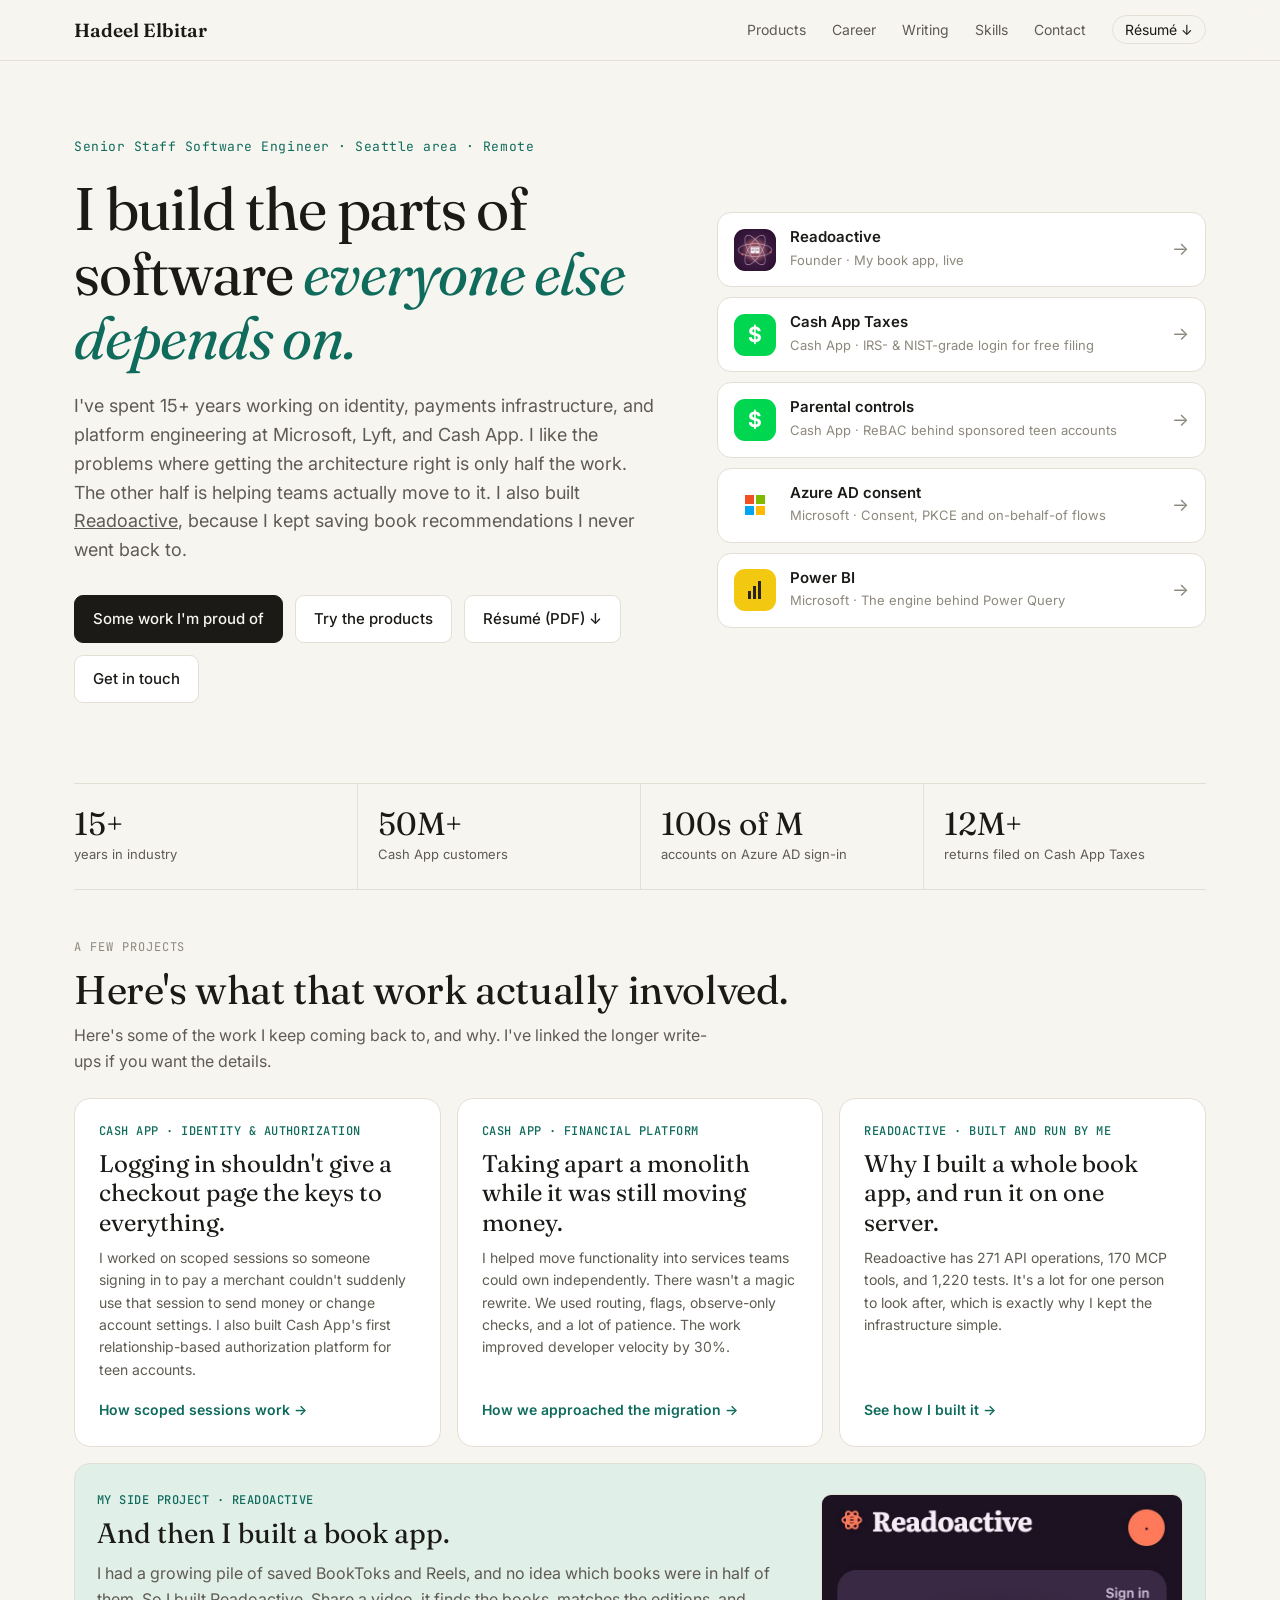
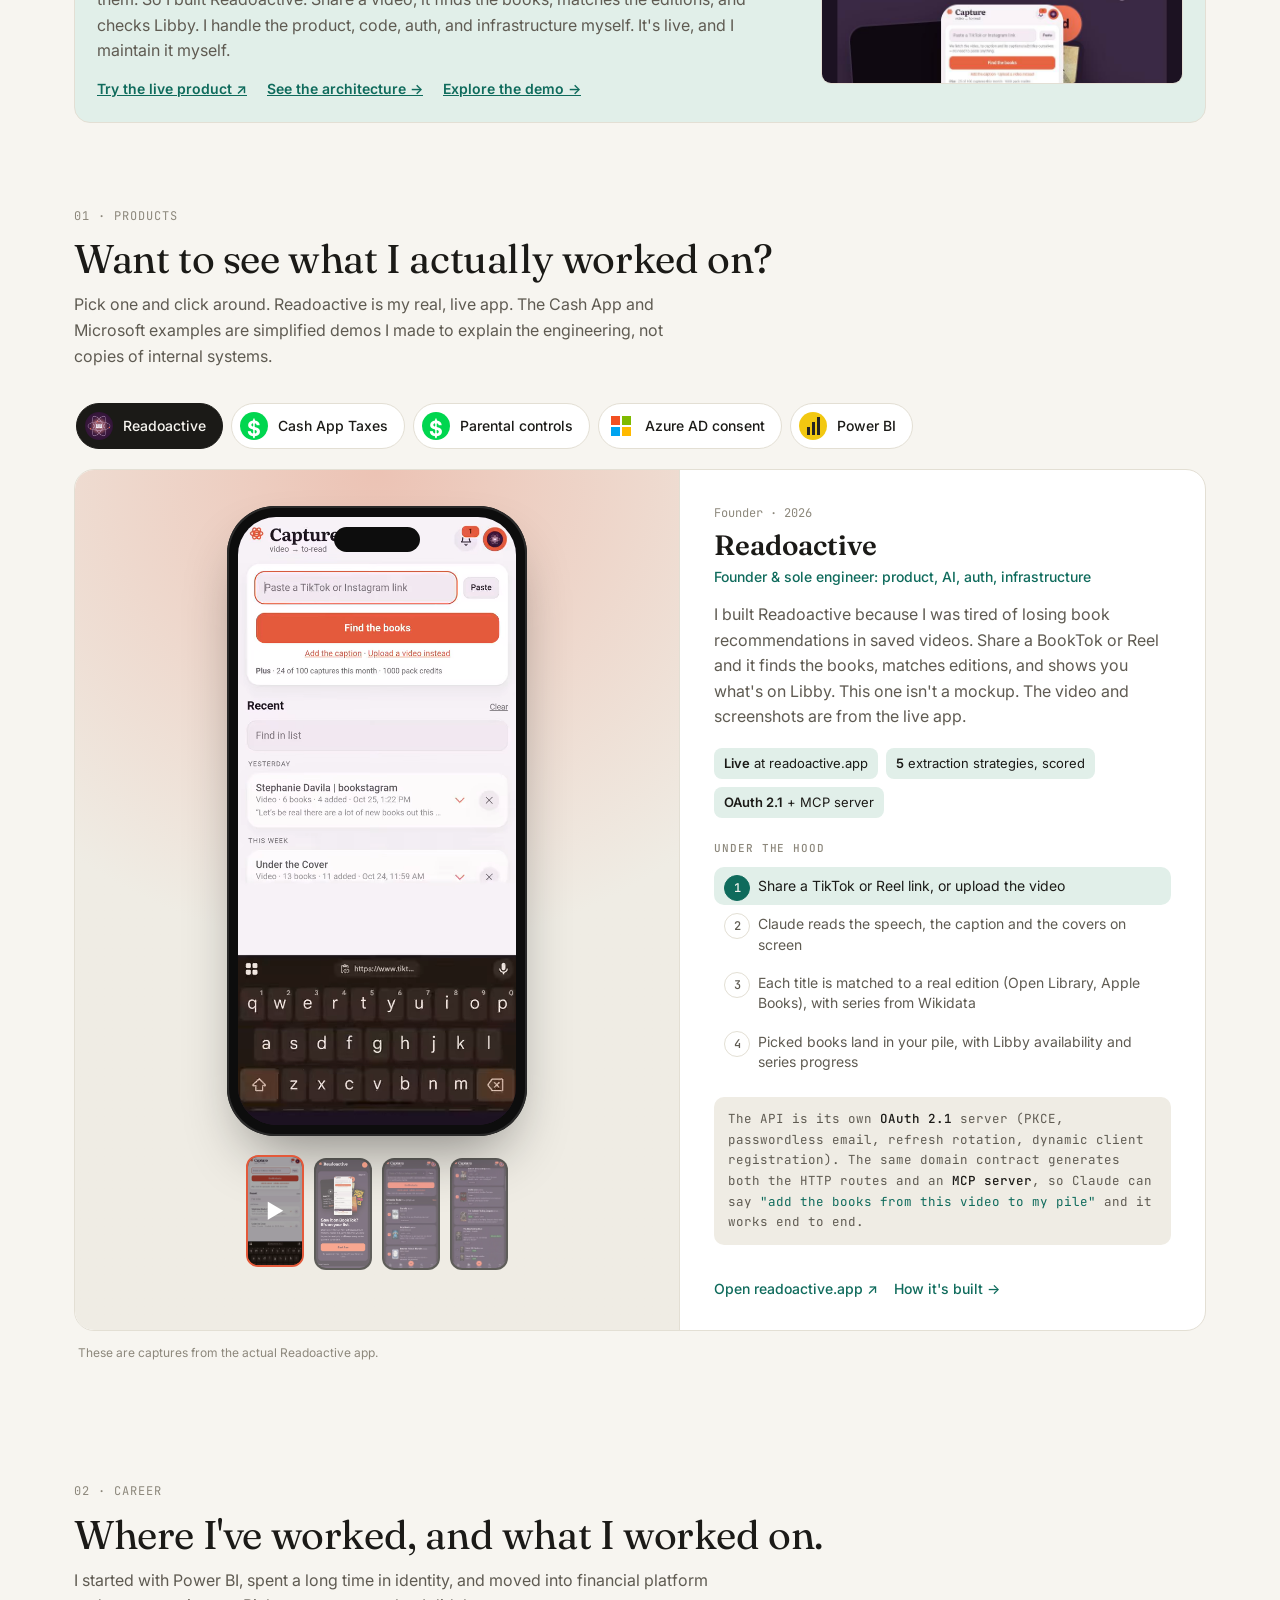
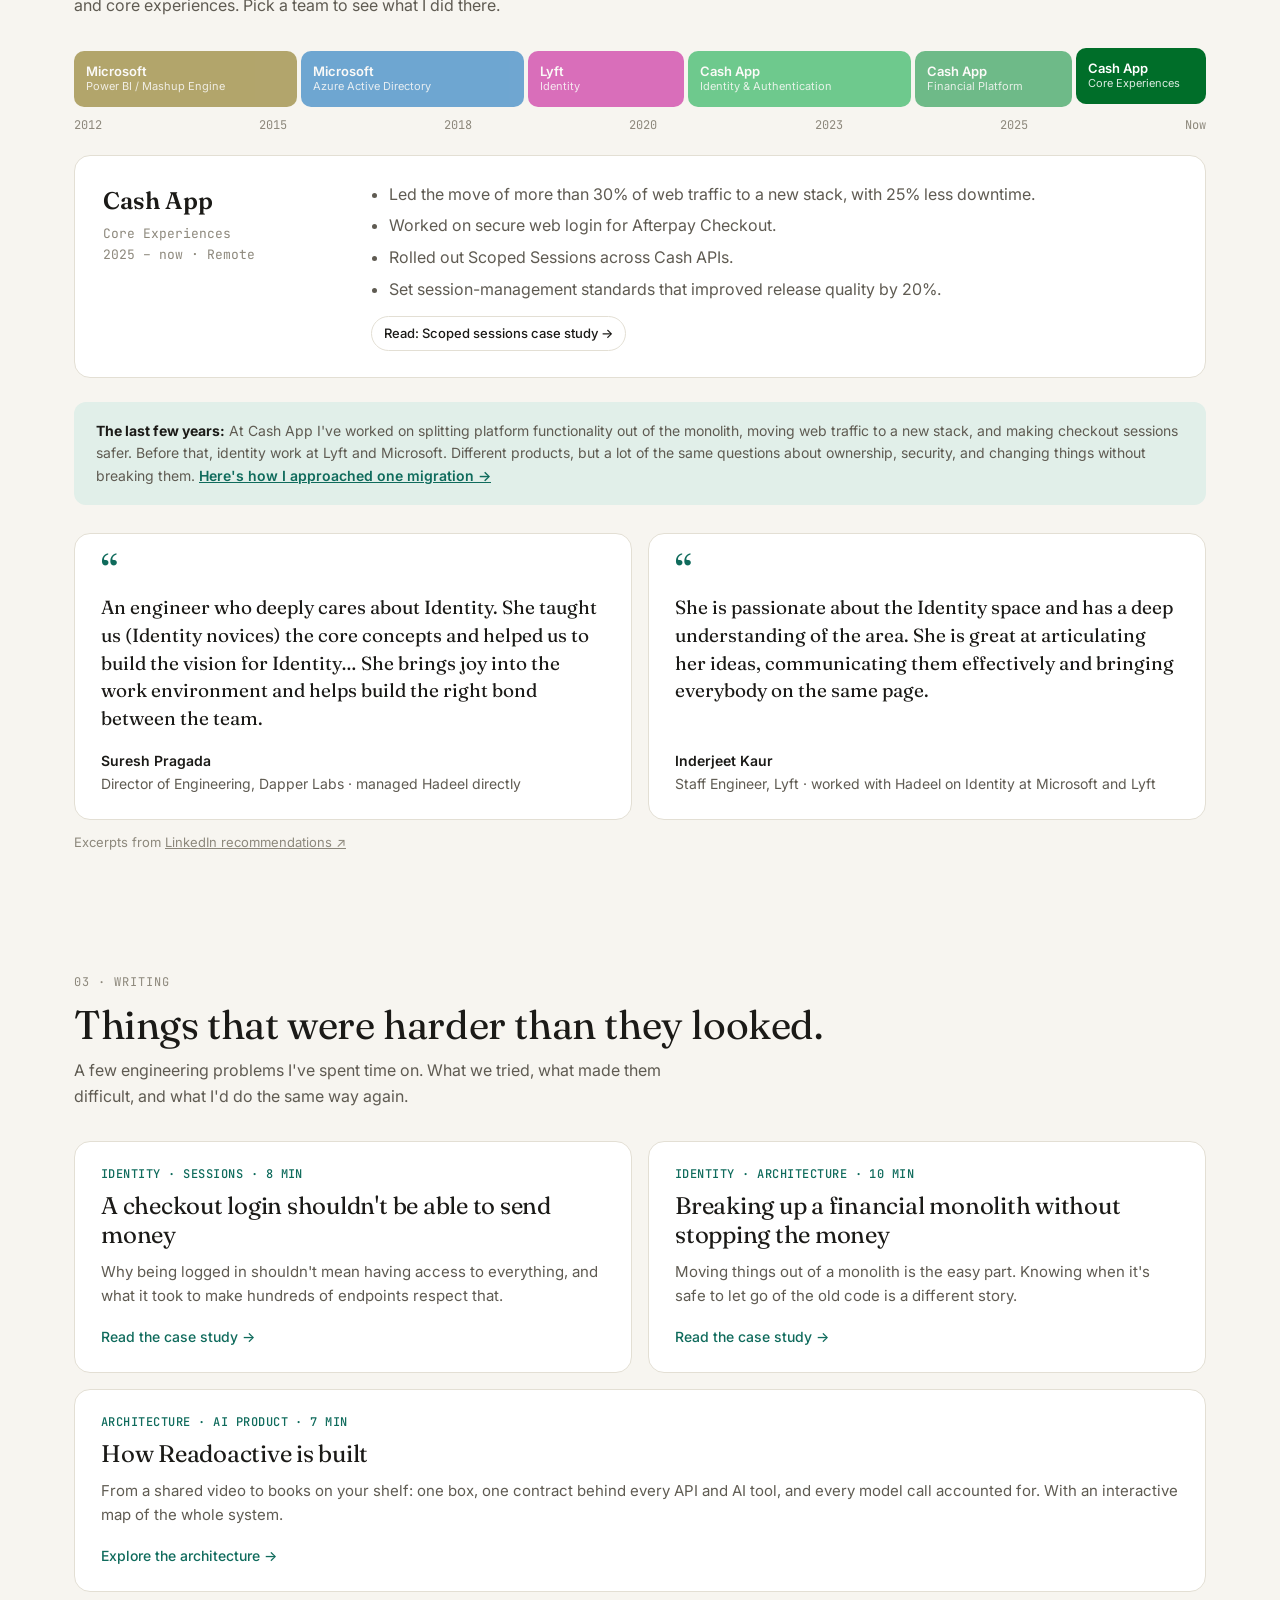
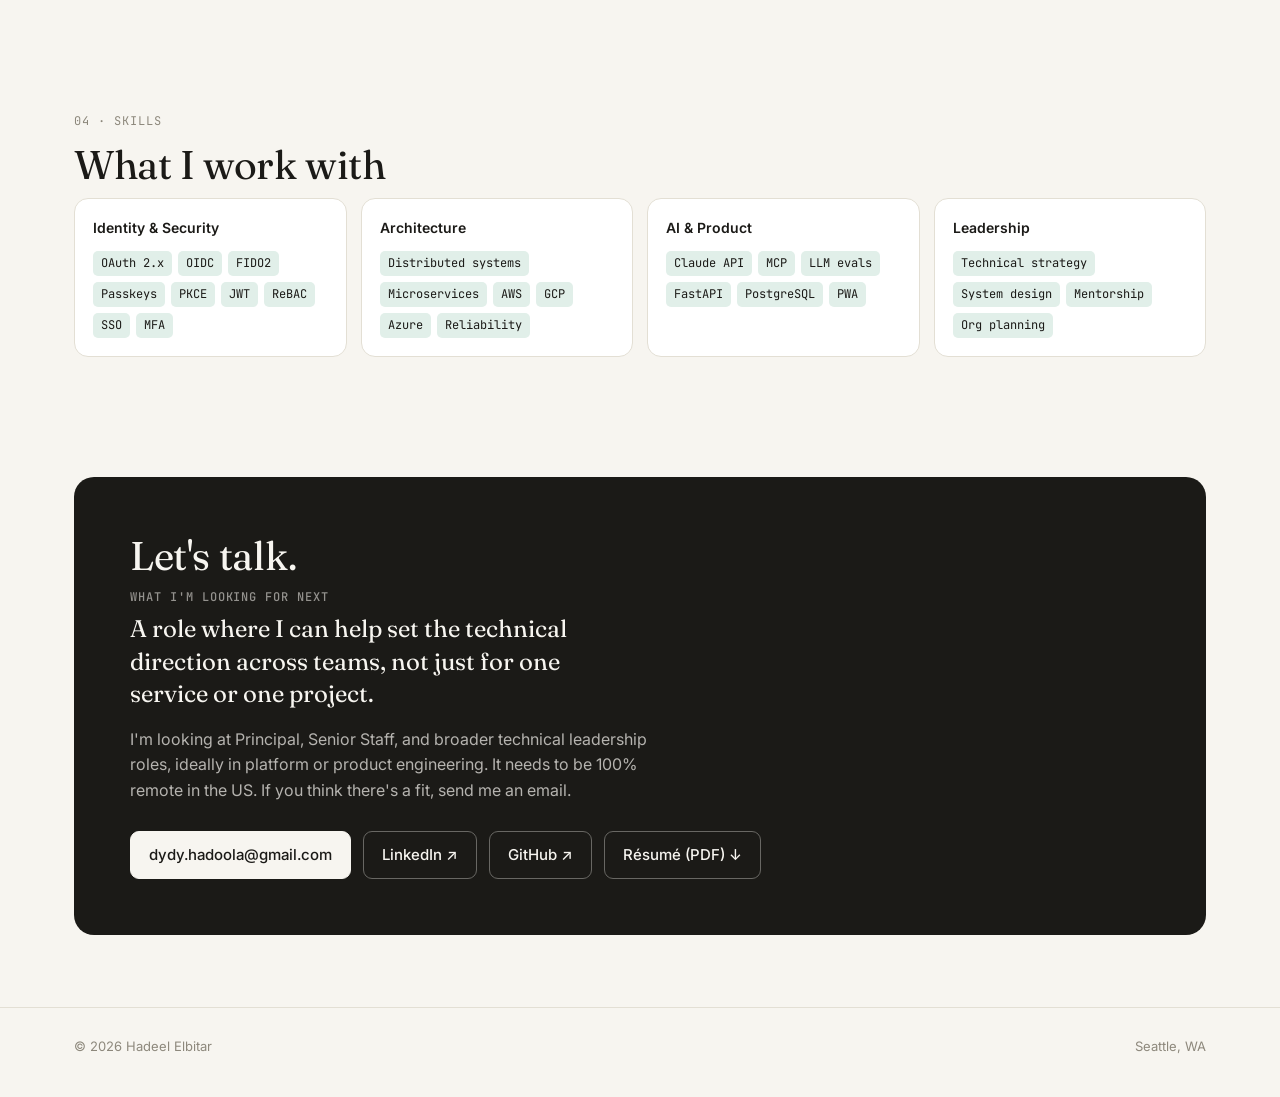
<file: index.html>
<!doctype html>
<html lang="en">
<head>
<meta charset="utf-8">
<meta name="viewport" content="width=device-width, initial-scale=1">
<title>Hadeel Elbitar | Engineering, Identity & Platform Architecture</title>
<meta name="description" content="I'm Hadeel. I've spent 15+ years building identity and platform systems at Cash App, Lyft and Microsoft. Here's what I've worked on, what I've learned, and the book app I built myself.">
<link rel="icon" href="data:image/svg+xml,%3Csvg xmlns='http://www.w3.org/2000/svg' viewBox='0 0 64 64'%3E%3Crect width='64' height='64' rx='14' fill='%230f6b5c'/%3E%3Ctext x='32' y='43' font-family='Georgia,serif' font-size='30' fill='white' text-anchor='middle'%3EHE%3C/text%3E%3C/svg%3E">
<meta property="og:title" content="Hadeel Elbitar | Engineering & Platform Architecture">
<meta property="og:description" content="I build the parts of software other teams depend on. Identity, payments infrastructure, platform work, and a book app I built because I wanted it to exist.">
<meta property="og:url" content="https://hadeelelbitar.com/">
<meta property="og:type" content="website">
<meta property="og:image" content="https://hadeelelbitar.com/assets/og.png">
<meta property="og:image:width" content="1200">
<meta property="og:image:height" content="630">
<meta property="og:image:alt" content="Hadeel Elbitar, Senior Staff Software Engineer and technical leader.">
<meta name="twitter:card" content="summary_large_image">
<link rel="preconnect" href="https://fonts.googleapis.com">
<link rel="preconnect" href="https://fonts.gstatic.com" crossorigin>
<link href="https://fonts.googleapis.com/css2?family=Fraunces:ital,opsz,wght@0,9..144,400;0,9..144,600;1,9..144,400&family=Inter:wght@400;500;600;700&family=JetBrains+Mono:wght@400;500&display=swap" rel="stylesheet">
<style>
  :root {
    --bg: #f7f5f0; --surface: #ffffff; --well: #efece4; --ink: #1b1a17; --muted: #5f5b52; --faint: #8d887c;
    --line: #e3dfd4; --accent: #0f6b5c; --accent-soft: #e1efe9; --ok: #1f7a46; --bad: #b3261e;
    --serif: "Fraunces", Georgia, serif; --sans: "Inter", system-ui, -apple-system, sans-serif;
    --mono: "JetBrains Mono", ui-monospace, monospace;
  }
  @media (prefers-color-scheme: dark) {
    :root:not([data-theme="light"]) {
      --bg: #12130f; --surface: #1a1b17; --well: #22231e; --ink: #ecebe5; --muted: #a9a698; --faint: #7a776b;
      --line: #2c2d27; --accent: #5cc6ab; --accent-soft: #1c2d27; --ok: #5cc68a; --bad: #f2867c;
    }
  }
  :root[data-theme="dark"] {
    --bg: #12130f; --surface: #1a1b17; --well: #22231e; --ink: #ecebe5; --muted: #a9a698; --faint: #7a776b;
    --line: #2c2d27; --accent: #5cc6ab; --accent-soft: #1c2d27; --ok: #5cc68a; --bad: #f2867c;
  }

  * { box-sizing: border-box; }
  html { scroll-behavior: smooth; }
  body { margin: 0; background: var(--bg); color: var(--ink); font: 16px/1.6 var(--sans); -webkit-font-smoothing: antialiased; }
  a { color: inherit; }
  button { font: inherit; color: inherit; cursor: pointer; }
  .wrap { max-width: 1180px; margin: 0 auto; padding: 0 24px; }

  header.nav { position: sticky; top: 0; z-index: 20; background: color-mix(in srgb, var(--bg) 88%, transparent); backdrop-filter: blur(8px); border-bottom: 1px solid var(--line); }
  header.nav .wrap { display: flex; align-items: center; justify-content: space-between; height: 60px; }
  .mark { font-family: var(--serif); font-weight: 600; font-size: 19px; text-decoration: none; }
  nav ul { list-style: none; display: flex; gap: 26px; margin: 0; padding: 0; font-size: 14px; }
  nav a { text-decoration: none; color: var(--muted); }
  nav a:hover { color: var(--ink); }
  nav a.cv { color: var(--ink); border: 1px solid var(--line); border-radius: 999px; padding: 5px 12px; }
  nav a.cv:hover { border-color: var(--ink); }
  .live-dot { display: inline-block; width: 7px; height: 7px; border-radius: 50%; background: #3ccf7a; margin-right: 6px; box-shadow: 0 0 0 3px rgba(60,207,122,.2); vertical-align: 1px; }

  /* hero */
  .hero { padding: 76px 0 40px; display: grid; grid-template-columns: 1.2fr 1fr; gap: 56px; align-items: center; }
  .eyebrow { font-family: var(--mono); font-size: 13px; letter-spacing: .04em; color: var(--accent); margin: 0 0 18px; }
  .hero h1 { font-family: var(--serif); font-weight: 400; font-size: clamp(38px, 5.4vw, 60px); line-height: 1.08; letter-spacing: -0.02em; margin: 0 0 22px; }
  .hero h1 em { color: var(--accent); }
  .lede { font-size: 18px; color: var(--muted); max-width: 54ch; margin: 0 0 30px; }
  .cta { display: flex; flex-wrap: wrap; gap: 12px; }
  .btn { display: inline-flex; align-items: center; gap: 8px; padding: 11px 18px; border-radius: 9px; font-size: 15px; font-weight: 500; text-decoration: none; border: 1px solid var(--line); background: var(--surface); }
  .btn.primary { background: var(--ink); color: var(--bg); border-color: var(--ink); }
  .btn:hover { border-color: var(--ink); }

  .tiles { display: grid; gap: 10px; }
  .tile { text-align: left; border: 1px solid var(--line); background: var(--surface); border-radius: 14px; padding: 14px 16px; display: flex; gap: 14px; align-items: center; transition: transform .15s, border-color .15s; }
  .tile:hover { transform: translateX(4px); border-color: var(--ink); }
  .tile .badge { width: 42px; height: 42px; flex: none; }
  .tile b { display: block; font-size: 15px; font-weight: 600; color: var(--ink); line-height: 1.3; }
  .tile .sub { font-size: 13px; color: var(--faint); }
  .tile .go { margin-left: auto; color: var(--faint); font-size: 18px; }
  .badge { border-radius: 11px; display: grid; place-items: center; font-weight: 700; font-size: 15px; color: #fff; overflow: hidden; }
  .badge img, .badge > span { width: 100%; height: 100%; display: grid; place-items: center; }
  .badge > span { color: #fff; }

  /* Static, recruiter-friendly evidence alongside the interactive product stories. */
  .featured { padding: 48px 0 4px; }
  .featured .sec-intro { margin-bottom: 24px; }
  .proof-grid { display: grid; grid-template-columns: repeat(3, minmax(0, 1fr)); gap: 16px; }
  .proof-card { display: flex; flex-direction: column; gap: 10px; padding: 24px; border: 1px solid var(--line); border-radius: 16px; background: var(--surface); text-decoration: none; transition: transform .15s, border-color .15s; }
  .proof-card:hover, .proof-card:focus-visible { border-color: var(--accent); transform: translateY(-2px); }
  .proof-tag { font: 500 12px var(--mono); letter-spacing: .04em; color: var(--accent); }
  .proof-card h3 { font: 400 24px/1.22 var(--serif); margin: 0; }
  .proof-card p { margin: 0; color: var(--muted); font-size: 14px; }
  .proof-card .proof-more { margin-top: auto; padding-top: 8px; color: var(--accent); font-size: 14px; font-weight: 600; }
  .spotlight { display: grid; grid-template-columns: minmax(0, 1.45fr) minmax(200px, .75fr); gap: 24px; margin-top: 16px; padding: 22px; border: 1px solid var(--line); border-radius: 16px; background: var(--accent-soft); align-items: center; }
  .spotlight h3 { font: 400 28px/1.15 var(--serif); margin: 6px 0 12px; }
  .spotlight p { color: var(--muted); margin: 0 0 14px; }
  .spotlight .spotlight-links { display: flex; flex-wrap: wrap; gap: 12px 20px; font-size: 14px; font-weight: 600; }
  .spotlight .spotlight-links a { color: var(--accent); }
  .spotlight img { width: 100%; height: 190px; object-fit: cover; object-position: top; border-radius: 10px; border: 1px solid var(--line); }
  .career-static { margin: 24px 0 28px; padding: 18px 22px; background: var(--accent-soft); border-radius: 12px; color: var(--muted); font-size: 14px; }
  .career-static strong { color: var(--ink); }
  .career-static a { color: var(--accent); font-weight: 600; }
  .stats { display: grid; grid-template-columns: repeat(4, 1fr); border-top: 1px solid var(--line); border-bottom: 1px solid var(--line); margin: 40px 0 0; }
  .stat { padding: 22px 20px; border-left: 1px solid var(--line); }
  .stat:first-child { border-left: 0; padding-left: 0; }
  .stat b { display: block; font-family: var(--serif); font-weight: 400; font-size: 32px; line-height: 1.1; }
  .stat span { font-size: 13px; color: var(--muted); }

  section { padding: 80px 0 40px; scroll-margin-top: 60px; }
  .sec-label { font-family: var(--mono); font-size: 12px; text-transform: uppercase; letter-spacing: .08em; color: var(--faint); margin: 0 0 10px; }
  h2 { font-family: var(--serif); font-weight: 400; font-size: clamp(30px, 4vw, 40px); letter-spacing: -0.01em; margin: 0 0 10px; line-height: 1.15; }
  .sec-intro { color: var(--muted); margin: 0 0 32px; max-width: 64ch; }

  /* showcase */
  .chips { display: flex; gap: 8px; overflow-x: auto; padding: 2px 2px 14px; scrollbar-width: thin; }
  .chip { flex: none; display: flex; align-items: center; gap: 10px; padding: 8px 16px 8px 8px; border-radius: 999px; border: 1px solid var(--line); background: var(--surface); font-size: 14px; font-weight: 500; white-space: nowrap; }
  .chip .badge { width: 28px; height: 28px; border-radius: 50%; font-size: 11px; }
  .chip[aria-selected="true"] { background: var(--ink); color: var(--bg); border-color: var(--ink); }
  .showcase { display: grid; grid-template-columns: minmax(0, 1.15fr) minmax(0, 1fr); border: 1px solid var(--line); border-radius: 20px; overflow: hidden; background: var(--surface); margin-top: 6px; }
  .stage { --brand: #333; position: relative; min-height: 720px; display: flex; flex-direction: column; align-items: center; justify-content: center; padding: 36px 20px 60px; overflow: hidden;
    background: radial-gradient(120% 80% at 50% 0%, color-mix(in srgb, var(--brand) 28%, var(--well)) 0%, var(--well) 70%); transition: background .4s; }
  #device { display: flex; justify-content: center; transform-origin: top center; }
  .stage-foot { position: absolute; left: 0; right: 0; bottom: 16px; display: flex; justify-content: center; gap: 10px; }
  .stage-foot button { border: 1px solid var(--line); background: var(--surface); border-radius: 999px; padding: 5px 13px; font-size: 12px; color: var(--muted); }
  .thumbs { display: flex; gap: 10px; margin-top: 22px; }
  .thumbs[hidden] { display: none; }
  .thumbs button { width: 58px; height: 112px; border-radius: 12px; padding: 0; border: 2px solid transparent; overflow: hidden; background: #000; opacity: .6; transition: opacity .2s, transform .2s; position: relative; }
  .thumbs button img { width: 100%; height: 100%; object-fit: cover; object-position: top; display: block; }
  .thumbs button span { position: absolute; inset: 0; display: grid; place-items: center; color: #fff; font-size: 20px; background: rgba(0,0,0,.35); }
  .thumbs button[aria-pressed="true"] { opacity: 1; border-color: var(--brand); transform: translateY(-3px); }
  .detail { padding: 34px 34px 30px; border-left: 1px solid var(--line); display: flex; flex-direction: column; }
  .detail .meta { font-family: var(--mono); font-size: 12px; color: var(--faint); margin-bottom: 6px; }
  .detail h3 { font-family: var(--serif); font-weight: 600; font-size: 28px; margin: 0 0 4px; line-height: 1.15; }
  .detail .role { color: var(--accent); font-weight: 500; font-size: 14px; margin: 0 0 14px; }
  .detail p.sum { color: var(--muted); margin: 0 0 18px; }
  .impact { display: flex; flex-wrap: wrap; gap: 8px; margin-bottom: 22px; }
  .impact span { font-size: 13px; padding: 5px 10px; border-radius: 8px; background: var(--accent-soft); }
  .impact b { font-weight: 600; }
  .hood h4 { font-family: var(--mono); font-size: 11px; text-transform: uppercase; letter-spacing: .08em; color: var(--faint); margin: 0 0 10px; font-weight: 500; }
  .steps { list-style: none; margin: 0 0 16px; padding: 0; counter-reset: s; }
  .steps li { counter-increment: s; position: relative; padding: 9px 12px 9px 44px; border-radius: 10px; color: var(--muted); font-size: 14px; line-height: 1.45; transition: background .25s, color .25s; }
  .steps li::before { content: counter(s); position: absolute; left: 10px; top: 8px; width: 24px; height: 24px; border-radius: 50%; display: grid; place-items: center; font: 500 12px var(--mono); border: 1px solid var(--line); background: var(--surface); }
  .steps li.done { color: var(--ink); }
  .steps li.done::before { content: "✓"; background: var(--accent-soft); border-color: transparent; color: var(--accent); }
  .steps li.on { background: var(--accent-soft); color: var(--ink); }
  .steps li.on::before { background: var(--accent); color: var(--bg); border-color: var(--accent); }
  .note { font: 12.5px/1.65 var(--mono); background: var(--well); border-radius: 10px; padding: 12px 14px; color: var(--muted); overflow-wrap: anywhere; }
  .note:empty { display: none; }
  .note b { color: var(--ink); font-weight: 500; }
  .note .k { color: var(--accent); }
  .note button { font: 500 12px var(--sans); border: 1px solid var(--line); background: var(--surface); border-radius: 7px; padding: 5px 10px; margin: 8px 6px 0 0; }
  .note button[aria-pressed="true"] { background: var(--ink); color: var(--bg); border-color: var(--ink); }
  .note .yes { color: var(--ok); font-weight: 500; } .note .no { color: var(--bad); font-weight: 500; }
  .detail .more { margin-top: auto; padding-top: 20px; display: flex; gap: 16px; flex-wrap: wrap; font-size: 14px; }
  .detail .more a { color: var(--accent); font-weight: 500; text-decoration: none; }
  .disclaimer { font-size: 12px; color: var(--faint); margin: 12px 4px 0; }

  /* devices */
  .phone { width: 300px; height: 630px; border-radius: 48px; padding: 11px; background: #0d0d0d; box-shadow: 0 30px 60px -20px rgba(0,0,0,.45), inset 0 0 0 2px #2a2a2a; position: relative; flex: none; }
  .phone::after { content: ""; position: absolute; top: 21px; left: 50%; transform: translateX(-50%); width: 86px; height: 25px; border-radius: 20px; background: #0d0d0d; z-index: 9; }
  .screen { width: 100%; height: 100%; border-radius: 38px; overflow: hidden; position: relative; background: #fff; color: #000; font-family: "Helvetica Neue", Inter, system-ui, sans-serif; letter-spacing: -0.01em; }
  .screen img.still, .screen video { width: 100%; height: 100%; object-fit: cover; object-position: top; display: block; }
  .status { position: absolute; top: 0; left: 0; right: 0; height: 46px; display: flex; justify-content: space-between; align-items: center; padding: 6px 26px 0 30px; font: 600 14px -apple-system, Inter, sans-serif; z-index: 8; pointer-events: none; }
  .status i { font-style: normal; font-size: 11px; letter-spacing: 1px; }
  .win { width: 580px; height: 470px; flex: none; border-radius: 10px; overflow: hidden; background: #fff; color: #1b1b1b; box-shadow: 0 30px 60px -24px rgba(0,0,0,.4), 0 0 0 1px rgba(0,0,0,.1); display: flex; flex-direction: column; font-family: "Segoe UI", "Selawik", Inter, system-ui, sans-serif; letter-spacing: 0; }
  .bar { height: 38px; flex: none; background: #e8e8e8; display: flex; align-items: center; gap: 7px; padding: 0 12px; }
  .bar i { width: 11px; height: 11px; border-radius: 50%; background: #cfcdc8; display: inline-block; }
  .url { flex: 1; margin-left: 8px; background: #fff; border-radius: 7px; height: 24px; font: 12px/24px -apple-system, Inter, sans-serif; color: #555; padding: 0 10px; white-space: nowrap; overflow: hidden; text-overflow: ellipsis; }
  .url::before { content: "🔒 "; font-size: 10px; }
  .page { flex: 1; position: relative; overflow: hidden; }
  .fade { animation: fade .35s ease both; }
  @keyframes fade { from { opacity: 0; transform: translateY(6px); } to { opacity: 1; transform: none; } }
  .tap { animation: tap 1.6s ease-in-out infinite; }
  @keyframes tap { 0%,100% { box-shadow: 0 0 0 0 rgba(128,128,128,0); } 50% { box-shadow: 0 0 0 6px rgba(128,128,128,.28); } }
  @keyframes up { from { transform: translateY(40px); opacity: 0; } to { transform: none; opacity: 1; } }
  @keyframes drop { from { transform: translateY(-90px); } to { transform: none; } }
  @keyframes pop { from { transform: scale(.6); opacity: 0; } to { transform: none; opacity: 1; } }

  /* ---- Cash App look ---- */
  .ca { position: absolute; inset: 0; display: flex; flex-direction: column; padding: 58px 22px 26px; }
  .ca-logo { width: 36px; height: 36px; border-radius: 9px; background: #00d64f; color: #fff; display: grid; place-items: center; font-weight: 800; font-size: 22px; }
  .ca h5 { font-weight: 500; font-size: 27px; line-height: 1.12; letter-spacing: -0.035em; margin: 18px 0 18px; }
  .pill { border: 0; border-radius: 999px; padding: 15px; font-size: 16px; font-weight: 500; width: 100%; }
  .seg2 { display: grid; grid-template-columns: 1fr 1fr; background: #1c1c1c; border-radius: 999px; padding: 3px; margin-bottom: 18px; font-size: 14px; font-weight: 500; text-align: center; }
  .seg2 span { padding: 9px; border-radius: 999px; color: #a2a3a3; }
  .seg2 span.on { background: #000; color: #fff; box-shadow: 0 0 0 1px #2b2b2b; }
  .ca-in { display: flex; align-items: center; gap: 10px; border: 1px solid #3a3a3a; border-radius: 10px; padding: 14px; font-size: 16px; margin-bottom: 8px; }
  .ca-in .cc { color: #fff; font-size: 14px; padding-right: 10px; border-right: 1px solid #3a3a3a; white-space: nowrap; }
  .ca-in .ph { color: #fff; }
  .ca-in .ph:empty::before { content: "Enter phone number"; color: #6c6c6c; }
  .ca-in.bad { border-color: #ff5b4d; }
  .ca-err { color: #ff7a6e; font-size: 13px; line-height: 1.4; margin: 2px 0 10px; animation: fade .3s both; }
  .or { text-align: center; color: #6c6c6c; font-size: 13px; margin: 14px 0; }
  .fine { font-size: 11px; color: #8a8a8a; line-height: 1.45; margin-top: 16px; }
  .fine u { color: #fff; }
  .otp { display: flex; gap: 8px; margin: 4px 0 18px; }
  .otp span { flex: 1; height: 54px; border-bottom: 2px solid #3a3a3a; display: grid; place-items: center; font-size: 26px; font-weight: 500; }
  .otp span.f { border-color: #00d64f; }
  .banner { position: absolute; top: 50px; left: 10px; right: 10px; z-index: 7; background: rgba(245,245,245,.92); backdrop-filter: blur(10px); color: #000; border-radius: 22px; padding: 12px 14px; display: flex; gap: 10px; font: 13px/1.35 -apple-system, Inter, sans-serif; text-align: left; border: 0; animation: drop .45s cubic-bezier(.2,.9,.3,1.2) both; box-shadow: 0 8px 24px rgba(0,0,0,.25); }
  .banner .ic { width: 34px; height: 34px; border-radius: 9px; background: #34c759; display: grid; place-items: center; color: #fff; font-size: 17px; flex: none; }
  .banner small { color: #666; float: right; }
  .lav { background: #c3b5ff; color: #000; }
  .tg { width: 50px; height: 30px; border-radius: 999px; background: #3a3a3a; position: relative; border: 0; flex: none; transition: background .2s; }
  .tg::after { content: ""; position: absolute; top: 3px; left: 3px; width: 24px; height: 24px; border-radius: 50%; background: #fff; transition: transform .2s; }
  .tg[aria-checked="true"] { background: #00d64f; }
  .tg[aria-checked="true"]::after { transform: translateX(20px); }
  .crow { display: flex; align-items: center; gap: 12px; padding: 13px 0; font-size: 15px; border-bottom: 1px solid #1f1f1f; width: 100%; background: none; border-left: 0; border-right: 0; border-top: 0; text-align: left; color: #fff; }
  .crow .ico { width: 34px; height: 34px; border-radius: 50%; background: #1c1c1c; display: grid; place-items: center; font-size: 15px; flex: none; }
  .crow .lbl { flex: 1; line-height: 1.25; }
  .crow .lbl small { display: block; color: #8a8a8a; font-size: 12.5px; }
  .crow .val { color: #8a8a8a; font-size: 14px; }
  .sheet { position: absolute; left: 0; right: 0; bottom: 0; border-radius: 28px 28px 0 0; background: #111; padding: 22px 20px 28px; animation: up .3s ease both; color: #fff; z-index: 6; }
  .lim { display: grid; grid-template-columns: repeat(3, 1fr); gap: 10px; margin: 16px 0 18px; }
  .lim button { border: 1px solid #333; background: #000; color: #fff; border-radius: 12px; padding: 14px 0; font-size: 15px; font-weight: 500; }
  .lim button.on { background: #00d64f; color: #000; border-color: #00d64f; }

  /* ---- Microsoft look ---- */
  .ms-bg { position: absolute; inset: 0; background: linear-gradient(135deg, #e7eef6 0%, #f3f2f1 45%, #f1ebe4 100%); display: flex; align-items: flex-start; justify-content: center; padding-top: 26px; overflow: auto; }
  .ms-card { width: 380px; max-width: 92%; background: #fff; padding: 26px 32px 24px; box-shadow: 0 2px 6px rgba(0,0,0,.2); font-size: 13.5px; color: #1b1b1b; animation: fade .3s both; }
  .ms-logo { display: flex; align-items: center; gap: 8px; font-weight: 600; color: #737373; font-size: 18px; margin-bottom: 14px; letter-spacing: -.01em; }
  .sq { display: grid; grid-template-columns: 9px 9px; gap: 1.5px; }
  .sq i { width: 9px; height: 9px; display: block; }
  .ms-card h6 { font-size: 22px; font-weight: 600; margin: 4px 0 12px; line-height: 1.2; }
  .ms-in { border: 0; border-bottom: 1px solid #666; padding: 7px 0; font-size: 15px; margin: 6px 0 14px; width: 100%; color: #1b1b1b; }
  .ms-link { color: #0067b8; }
  .ms-btn { background: #0067b8; color: #fff; border: 0; padding: 7px 0; min-width: 108px; font-size: 15px; }
  .ms-btn2 { background: #ccc; color: #1b1b1b; border: 0; padding: 7px 0; min-width: 108px; font-size: 15px; }
  .perm { display: flex; gap: 10px; align-items: flex-start; padding: 5px 0; width: 100%; text-align: left; background: none; border: 0; font-size: 13.5px; color: #1b1b1b; }
  .perm .chev { width: 14px; flex: none; transition: transform .2s; color: #444; margin-top: 1px; }
  .perm.open .chev { transform: rotate(180deg); }
  .perm small { display: block; color: #555; font-size: 12px; margin-top: 3px; line-height: 1.4; }
  .ms-tiny { font-size: 11.5px; line-height: 1.45; color: #1b1b1b; margin: 10px 0 8px; }
  .msbtn { display: inline-flex; align-items: center; gap: 12px; height: 41px; padding: 0 12px; border: 1px solid #8c8c8c; background: #fff; color: #5e5e5e; font: 600 15px "Segoe UI", Inter, sans-serif; }

  /* ---- Power BI look ---- */
  .pq { font: 11.5px "Segoe UI", Inter, sans-serif; color: #252423; display: flex; flex-direction: column; height: 100%; position: relative; }
  .pq-title { height: 30px; background: #f3f2f1; display: flex; align-items: center; gap: 8px; padding: 0 0 0 10px; font-size: 12px; border-bottom: 1px solid #e1dfdd; }
  .pq-title .pbi { width: 16px; height: 16px; border-radius: 2px; background: #f2c811; display: grid; place-items: end center; padding-bottom: 2px; }
  .pq-title .pbi i { display: inline-block; width: 2px; background: #252423; margin: 0 .5px; }
  .pq-title .wc { margin-left: auto; display: flex; }
  .pq-title .wc span { width: 40px; text-align: center; color: #555; }
  .pq-tabs { display: flex; gap: 2px; padding: 0 6px; background: #fff; font-size: 12px; }
  .pq-tabs span { padding: 5px 10px; }
  .pq-tabs .file { background: #f2c811; color: #252423; }
  .pq-tabs .on { border-bottom: 2px solid #f2c811; font-weight: 600; }
  .ribbon { display: flex; gap: 0; padding: 4px 4px 0; border-bottom: 1px solid #e1dfdd; background: #fff; overflow: hidden; }
  .rg { display: flex; flex-direction: column; align-items: center; border-right: 1px solid #edebe9; padding: 0 4px; }
  .rg .bs { display: flex; gap: 1px; flex: 1; }
  .rg .lbl { font-size: 10px; color: #605e5c; padding: 2px 0 3px; }
  .rb { display: flex; flex-direction: column; align-items: center; gap: 2px; border: 1px solid transparent; background: none; padding: 3px 4px; font-size: 10.5px; line-height: 1.15; text-align: center; min-width: 46px; border-radius: 2px; color: #252423; }
  .rb .ri { font-size: 17px; height: 20px; }
  .rb:hover { background: #f3f2f1; border-color: #e1dfdd; }
  .rb:disabled { opacity: .4; cursor: default; }
  .fx { display: flex; align-items: center; border-bottom: 1px solid #e1dfdd; height: 26px; font: 11px Consolas, var(--mono); }
  .fx b { width: 54px; text-align: center; color: #605e5c; font: italic 600 12px "Segoe UI", sans-serif; border-right: 1px solid #e1dfdd; height: 100%; display: grid; place-items: center; }
  .fx span { padding: 0 8px; white-space: nowrap; overflow: hidden; text-overflow: ellipsis; flex: 1; }
  .pq-main { display: flex; flex: 1; min-height: 0; }
  .qpane { width: 92px; border-right: 1px solid #e1dfdd; background: #faf9f8; padding: 6px 0; }
  .qpane .h { padding: 0 8px 4px; color: #605e5c; font-size: 11px; }
  .qpane div.q { padding: 4px 8px; display: flex; gap: 5px; align-items: center; }
  .qpane div.q.on { background: #e1dfdd; }
  .tbl-ic { width: 12px; height: 10px; border: 1px solid #605e5c; background: repeating-linear-gradient(#605e5c 0 1px, transparent 1px 3px); flex: none; }
  .grid { flex: 1; overflow: auto; }
  .grid table { border-collapse: collapse; width: 100%; }
  .grid th { background: #fff; font-weight: 600; text-align: left; padding: 5px 6px; border-bottom: 1px solid #c8c6c4; border-right: 1px solid #edebe9; white-space: nowrap; position: relative; }
  .grid th .ty { color: #605e5c; font-weight: 400; font-size: 9.5px; margin-right: 4px; letter-spacing: -.3px; }
  .grid th .dd { color: #8a8886; font-size: 9px; margin-left: 4px; }
  .grid td { padding: 5px 6px; border-bottom: 1px solid #edebe9; border-right: 1px solid #edebe9; white-space: nowrap; }
  .grid td.n { text-align: right; }
  .grid td.rn { color: #8a8886; background: #faf9f8; text-align: right; width: 22px; }
  .grid td.tab { color: #b38600; font-style: italic; }
  .grid tr.fl td { animation: flash .9s ease; }
  @keyframes flash { 0% { background: #fff4ce; } 100% { background: transparent; } }
  .xp { border: 1px solid #c8c6c4; background: #fff; padding: 0 3px; font-size: 10px; margin-left: 4px; border-radius: 2px; }
  .settings { width: 132px; border-left: 1px solid #e1dfdd; padding: 8px 9px; overflow: auto; }
  .settings .sh { font-size: 12.5px; font-weight: 600; margin-bottom: 8px; }
  .settings .cap { font-size: 10px; font-weight: 600; color: #605e5c; letter-spacing: .04em; margin: 8px 0 4px; }
  .settings .nm { border: 1px solid #c8c6c4; padding: 2px 5px; margin-bottom: 3px; }
  .stp { display: flex; justify-content: space-between; padding: 3px 5px; width: 100%; border: 0; background: none; font: inherit; text-align: left; color: inherit; }
  .stp:hover { background: #f3f2f1; }
  .stp.on { background: #e1dfdd; }
  .stp em { font-style: normal; color: #8a8886; }
  .pq-status { height: 22px; border-top: 1px solid #e1dfdd; display: flex; justify-content: space-between; align-items: center; padding: 0 8px; font-size: 10px; color: #605e5c; letter-spacing: .02em; }
  .dlg-back { position: absolute; inset: 0; background: rgba(255,255,255,.55); display: grid; place-items: center; z-index: 5; }
  .dlg { width: 400px; background: #fff; box-shadow: 0 6px 30px rgba(0,0,0,.25); padding: 16px 18px; font-size: 11.5px; animation: fade .25s both; }
  .dlg h6 { font-size: 16px; font-weight: 600; margin: 0 0 4px; }
  .dlg .mini { border: 1px solid #e1dfdd; margin: 6px 0 10px; }
  .dlg .mini table { width: 100%; border-collapse: collapse; }
  .dlg .mini td, .dlg .mini th { padding: 2px 6px; text-align: left; border-bottom: 1px solid #f3f2f1; }
  .dlg .mini .sel { background: #dbe9f6; }
  .dlg .dd2 { border: 1px solid #8a8886; padding: 3px 6px; display: flex; justify-content: space-between; margin: 3px 0; }
  .dlg .ok { color: #107c10; margin: 8px 0; }
  .dlg .btns { display: flex; justify-content: flex-end; gap: 8px; }
  .dlg .btns button { min-width: 70px; padding: 4px 0; border: 1px solid #8a8886; background: #fff; font-size: 12px; }
  .dlg .btns .pri { background: #f2c811; border-color: #f2c811; font-weight: 600; }
  .pop { position: absolute; top: 24px; left: 0; width: 170px; background: #fff; box-shadow: 0 4px 16px rgba(0,0,0,.2); padding: 8px; z-index: 4; font-weight: 400; animation: fade .2s both; text-align: left; }
  .pop label { display: flex; gap: 5px; align-items: center; padding: 2px 0; }
  .pop .btns { display: flex; justify-content: flex-end; gap: 6px; margin-top: 6px; }
  .pop .btns button { border: 1px solid #8a8886; background: #fff; padding: 2px 12px; font-size: 11px; }
  .pop .btns .pri { background: #f2c811; border-color: #f2c811; }

  /* timeline */
  .tl-bar { display: flex; gap: 4px; height: 56px; }
  .seg { border: 0; border-radius: 10px; padding: 0 12px; text-align: left; color: #fff; font-size: 13px; font-weight: 600; line-height: 1.2; overflow: hidden; white-space: nowrap; text-overflow: ellipsis; opacity: .55; transition: opacity .2s, transform .2s; }
  .seg small { display: block; font-weight: 400; opacity: .85; font-size: 11px; }
  .seg:hover, .seg[aria-selected="true"] { opacity: 1; }
  .seg[aria-selected="true"] { transform: translateY(-3px); }
  .years { display: flex; justify-content: space-between; font: 12px var(--mono); color: var(--faint); margin-top: 10px; }
  .tl-card { margin-top: 22px; border: 1px solid var(--line); background: var(--surface); border-radius: 16px; padding: 26px 28px; display: grid; grid-template-columns: 240px 1fr; gap: 28px; }
  .tl-card .when { font-family: var(--mono); font-size: 13px; color: var(--faint); }
  .tl-card .when strong { display: block; font-family: var(--serif); font-size: 24px; font-weight: 600; color: var(--ink); margin-bottom: 4px; }
  .tl-card ul { margin: 0 0 14px; padding-left: 18px; color: var(--muted); }
  .tl-card li { margin-bottom: 6px; }
  .tl-card .jump { display: flex; flex-wrap: wrap; gap: 8px; }
  .tl-card .jump button { border: 1px solid var(--line); background: var(--surface); border-radius: 999px; padding: 6px 12px; font-size: 13px; font-weight: 500; }
  .tl-card .jump button:hover { border-color: var(--ink); }

  .posts { display: grid; grid-template-columns: 1fr 1fr; gap: 16px; }
  .post { display: flex; flex-direction: column; text-decoration: none; border: 1px solid var(--line); background: var(--surface); border-radius: 16px; padding: 24px 26px; transition: transform .15s, border-color .15s; }
  .post:hover { transform: translateY(-3px); border-color: var(--ink); }
  .post .k { font: 500 12px var(--mono); color: var(--accent); letter-spacing: .04em; margin-bottom: 10px; }
  .post h3 { font: 400 24px/1.2 var(--serif); margin: 0 0 10px; letter-spacing: -.01em; }
  .post p { color: var(--muted); margin: 0 0 18px; font-size: 15px; }
  .post.wide { grid-column: 1 / -1; }
  .post .r { margin-top: auto; font-size: 14px; font-weight: 500; color: var(--accent); }
  .quotes { display: grid; grid-template-columns: 1fr 1fr; gap: 16px; margin-top: 28px; }
  .quote { margin: 0; border: 1px solid var(--line); background: var(--surface); border-radius: 16px; padding: 24px 26px; display: flex; flex-direction: column; }
  .quote blockquote { margin: 0 0 18px; font: 400 19px/1.45 var(--serif); }
  .quote blockquote::before { content: "\201C"; display: block; font: 400 44px/.6 var(--serif); color: var(--accent); margin-bottom: 10px; }
  .quote figcaption { margin-top: auto; font-size: 14px; color: var(--muted); }
  .quote figcaption b { display: block; color: var(--ink); font-weight: 600; }
  .quotes-src { margin: 12px 0 0; font-size: 13px; color: var(--faint); }
  .quotes-src a { color: inherit; }
  .tl-card .jump a { border: 1px solid var(--line); background: var(--surface); border-radius: 999px; padding: 6px 12px; font-size: 13px; font-weight: 500; text-decoration: none; }
  .tl-card .jump a:hover { border-color: var(--ink); }
  .skills { display: grid; grid-template-columns: repeat(4, 1fr); gap: 14px; }
  .sk { border: 1px solid var(--line); border-radius: 14px; padding: 18px; background: var(--surface); }
  .sk h4 { margin: 0 0 12px; font-size: 14px; font-weight: 600; }
  .tags { display: flex; flex-wrap: wrap; gap: 6px; }
  .tag { font-family: var(--mono); font-size: 12px; padding: 3px 8px; border-radius: 5px; background: var(--accent-soft); }

  .contact { background: var(--ink); color: var(--bg); border-radius: 20px; padding: 56px; margin: 80px 0 72px; }
  .contact h2 { color: var(--bg); }
  .contact p { color: color-mix(in srgb, var(--bg) 70%, var(--ink)); max-width: 52ch; margin: 0 0 28px; }
  .contact .seeking { font: 400 24px/1.35 var(--serif); color: var(--bg); max-width: 34ch; margin: 0 0 16px; }
  .contact .seeking span { display: block; font: 500 12px var(--mono); text-transform: uppercase; letter-spacing: .08em; color: color-mix(in srgb, var(--bg) 55%, var(--ink)); margin-bottom: 8px; }
  .contact .btn { background: transparent; color: var(--bg); border-color: color-mix(in srgb, var(--bg) 35%, var(--ink)); }
  .contact .btn.primary { background: var(--bg); color: var(--ink); border-color: var(--bg); }
  footer { border-top: 1px solid var(--line); padding: 28px 0 40px; font-size: 13px; color: var(--faint); }
  footer .wrap { display: flex; justify-content: space-between; flex-wrap: wrap; gap: 12px; }

  @media (max-width: 960px) {
    .hero { grid-template-columns: 1fr; gap: 36px; padding-top: 56px; }
    .showcase { grid-template-columns: 1fr; }
    .detail { border-left: 0; border-top: 1px solid var(--line); padding: 26px 22px; }
    .stage { min-height: 0; padding: 28px 12px 60px; }
    .skills { grid-template-columns: repeat(2, 1fr); }
    .posts { grid-template-columns: 1fr; }
    .quotes { grid-template-columns: 1fr; }
    .proof-grid { grid-template-columns: 1fr; }
    .spotlight { grid-template-columns: 1fr; }
    .spotlight img { height: 230px; }
    .tl-card { grid-template-columns: 1fr; gap: 12px; }
  }
  @media (max-width: 640px) {
    header.nav .wrap { height: auto; min-height: 60px; flex-wrap: wrap; gap: 8px; padding-top: 10px; padding-bottom: 8px; }
    header.nav nav { width: 100%; overflow-x: auto; scrollbar-width: thin; }
    nav ul { display: flex; width: max-content; gap: 18px; padding-bottom: 4px; }
    nav a { white-space: nowrap; }
    section { scroll-margin-top: 115px; }
    .wrap { padding: 0 16px; }
    .stats { grid-template-columns: repeat(2, 1fr); }
    .stat { padding: 18px 0; border-left: 0; border-top: 1px solid var(--line); }
    .stat:nth-child(-n+2) { border-top: 0; }
    .skills { grid-template-columns: 1fr; }
    .tl-bar { height: auto; flex-direction: column; }
    .seg { flex: none !important; height: 46px; }
    .years { display: none; }
    .contact { padding: 36px 22px; }
  }
  @media (prefers-reduced-motion: reduce) { *, *::before, *::after { animation-duration: .01ms !important; transition: none !important; } }
</style>
<script data-goatcounter="https://hadeelelbitar.goatcounter.com/count" async src="https://gc.zgo.at/count.js"></script>
</head>
<body>

<header class="nav">
  <div class="wrap">
    <a class="mark" href="#top">Hadeel Elbitar</a>
    <nav>
      <ul>
        <li><a href="#products">Products</a></li>
        <li><a href="#career">Career</a></li>
        <li><a href="#writing">Writing</a></li>
        <li><a href="#skills">Skills</a></li>
        <li><a href="#contact">Contact</a></li>
        <li><a class="cv" href="Hadeel-Elbitar-Resume.pdf" download>Résumé ↓</a></li>
      </ul>
    </nav>
  </div>
</header>

<main id="top">
  <div class="wrap">

    <div class="hero">
      <div>
        <p class="eyebrow">Senior Staff Software Engineer · Seattle area · Remote</p>
        <h1>I build the parts of software <em>everyone else depends on.</em></h1>
        <p class="lede">
          I've spent 15+ years working on identity, payments infrastructure, and platform engineering at
          Microsoft, Lyft, and Cash App. I like the problems where getting the architecture right is only
          half the work. The other half is helping teams actually move to it. I also built
          <a href="https://readoactive.app" target="_blank" rel="noopener">Readoactive</a>, because I kept
          saving book recommendations I never went back to.
        </p>
        <div class="cta">
          <a class="btn primary" href="#impact">Some work I'm proud of</a>
          <a class="btn" href="#products">Try the products</a>
          <a class="btn" href="Hadeel-Elbitar-Resume.pdf" download>Résumé (PDF) ↓</a>
          <a class="btn" href="mailto:dydy.hadoola@gmail.com">Get in touch</a>
        </div>
      </div>
      <div class="tiles" id="tiles"></div>
    </div>

    <div class="stats">
      <div class="stat"><b>15+</b><span>years in industry</span></div>
      <div class="stat"><b>50M+</b><span>Cash App customers</span></div>
      <div class="stat"><b>100s of M</b><span>accounts on Azure AD sign-in</span></div>
      <div class="stat"><b>12M+</b><span>returns filed on Cash App Taxes</span></div>
    </div>

    <section id="impact" class="featured" aria-labelledby="impact-title">
      <p class="sec-label">A few projects</p>
      <h2 id="impact-title">Here's what that work actually involved.</h2>
      <p class="sec-intro">Here's some of the work I keep coming back to, and why. I've linked the longer write-ups if you want the details.</p>
      <div class="proof-grid">
        <a class="proof-card" href="writing/scoped-sessions.html">
          <span class="proof-tag">CASH APP · IDENTITY &amp; AUTHORIZATION</span>
          <h3>Logging in shouldn't give a checkout page the keys to everything.</h3>
          <p>I worked on scoped sessions so someone signing in to pay a merchant couldn't suddenly use that session to send money or change account settings. I also built Cash App's first relationship-based authorization platform for teen accounts.</p>
          <span class="proof-more">How scoped sessions work →</span>
        </a>
        <a class="proof-card" href="writing/monolith.html">
          <span class="proof-tag">CASH APP · FINANCIAL PLATFORM</span>
          <h3>Taking apart a monolith while it was still moving money.</h3>
          <p>I helped move functionality into services teams could own independently. There wasn't a magic rewrite. We used routing, flags, observe-only checks, and a lot of patience. The work improved developer velocity by 30%.</p>
          <span class="proof-more">How we approached the migration →</span>
        </a>
        <a class="proof-card" href="writing/readoactive-architecture.html">
          <span class="proof-tag">READOACTIVE · BUILT AND RUN BY ME</span>
          <h3>Why I built a whole book app, and run it on one server.</h3>
          <p>Readoactive has 271 API operations, 170 MCP tools, and 1,220 tests. It's a lot for one person to look after, which is exactly why I kept the infrastructure simple.</p>
          <span class="proof-more">See how I built it →</span>
        </a>
      </div>
      <div class="spotlight">
        <div>
          <span class="proof-tag">MY SIDE PROJECT · READOACTIVE</span>
          <h3>And then I built a book app.</h3>
          <p>I had a growing pile of saved BookToks and Reels, and no idea which books were in half of them. So I built Readoactive. Share a video, it finds the books, matches the editions, and checks Libby. I handle the product, code, auth, and infrastructure myself. It's live, and I maintain it myself.</p>
          <div class="spotlight-links">
            <a href="https://readoactive.app" target="_blank" rel="noopener">Try the live product ↗</a>
            <a href="writing/readoactive-architecture.html">See the architecture →</a>
            <a href="#products">Explore the demo →</a>
          </div>
        </div>
        <a href="https://readoactive.app" target="_blank" rel="noopener" aria-label="Open Readoactive, my live AI reading app">
          <img src="assets/ra-landing.jpg" alt="Readoactive reading app homepage" loading="lazy" width="520" height="360">
        </a>
      </div>
    </section>

    <section id="products">
      <p class="sec-label">01 · Products</p>
      <h2>Want to see what I actually worked on?</h2>
      <p class="sec-intro">Pick one and click around. Readoactive is my real, live app. The Cash App and Microsoft examples are simplified demos I made to explain the engineering, not copies of internal systems.</p>

      <div class="chips" role="tablist" id="chips"></div>
      <div class="showcase">
        <div class="stage" id="stage">
          <div id="device"></div>
          <div class="thumbs" id="thumbs" hidden></div>
          <div class="stage-foot"><button id="replay">↺ Restart demo</button></div>
        </div>
        <div class="detail">
          <div class="meta" id="d-meta"></div>
          <h3 id="d-title"></h3>
          <p class="role" id="d-role"></p>
          <p class="sum" id="d-sum"></p>
          <div class="impact" id="d-impact"></div>
          <div class="hood">
            <h4>Under the hood</h4>
            <ol class="steps" id="d-steps"></ol>
            <div class="note" id="d-note"></div>
          </div>
          <div class="more" id="d-more"></div>
        </div>
      </div>
      <p class="disclaimer" id="disclaimer"></p>
    </section>

    <section id="career">
      <p class="sec-label">02 · Career</p>
      <h2>Where I've worked, and what I worked on.</h2>
      <p class="sec-intro">I started with Power BI, spent a long time in identity, and moved into financial platform and core experiences. Pick a team to see what I did there.</p>
      <div class="tl">
        <div class="tl-bar" id="tl-bar" role="tablist"></div>
        <div class="years"><span>2012</span><span>2015</span><span>2018</span><span>2020</span><span>2023</span><span>2025</span><span>Now</span></div>
        <div class="tl-card" id="tl-card"></div>
      </div>
      <p class="career-static"><strong>The last few years:</strong> At Cash App I've worked on splitting platform functionality out of the monolith, moving web traffic to a new stack, and making checkout sessions safer. Before that, identity work at Lyft and Microsoft. Different products, but a lot of the same questions about ownership, security, and changing things without breaking them. <a href="writing/monolith.html">Here's how I approached one migration →</a></p>
      <div class="quotes">
        <figure class="quote">
          <blockquote>An engineer who deeply cares about Identity. She taught us (Identity novices) the core concepts and helped us to build the vision for Identity… She brings joy into the work environment and helps build the right bond between the team.</blockquote>
          <figcaption><b>Suresh Pragada</b>Director of Engineering, Dapper Labs · managed Hadeel directly</figcaption>
        </figure>
        <figure class="quote">
          <blockquote>She is passionate about the Identity space and has a deep understanding of the area. She is great at articulating her ideas, communicating them effectively and bringing everybody on the same page.</blockquote>
          <figcaption><b>Inderjeet Kaur</b>Staff Engineer, Lyft · worked with Hadeel on Identity at Microsoft and Lyft</figcaption>
        </figure>
      </div>
      <p class="quotes-src">Excerpts from <a href="https://www.linkedin.com/in/hadeel-elbitar-28976a15/details/recommendations/" target="_blank" rel="noopener">LinkedIn recommendations ↗</a></p>
    </section>

    <section id="writing">
      <p class="sec-label">03 · Writing</p>
      <h2>Things that were harder than they looked.</h2>
      <p class="sec-intro">A few engineering problems I've spent time on. What we tried, what made them difficult, and what I'd do the same way again.</p>
      <div class="posts">
        <a class="post" href="writing/scoped-sessions.html">
          <span class="k">IDENTITY · SESSIONS · 8 MIN</span>
          <h3>A checkout login shouldn't be able to send money</h3>
          <p>Why being logged in shouldn't mean having access to everything, and what it took to make hundreds of endpoints respect that.</p>
          <span class="r">Read the case study →</span>
        </a>
        <a class="post" href="writing/monolith.html">
          <span class="k">IDENTITY · ARCHITECTURE · 10 MIN</span>
          <h3>Breaking up a financial monolith without stopping the money</h3>
          <p>Moving things out of a monolith is the easy part. Knowing when it's safe to let go of the old code is a different story.</p>
          <span class="r">Read the case study →</span>
        </a>
        <a class="post wide" href="writing/readoactive-architecture.html">
          <span class="k">ARCHITECTURE · AI PRODUCT · 7 MIN</span>
          <h3>How Readoactive is built</h3>
          <p>From a shared video to books on your shelf: one box, one contract behind every API and AI tool, and every model call accounted for. With an interactive map of the whole system.</p>
          <span class="r">Explore the architecture →</span>
        </a>
      </div>
    </section>

    <section id="skills">
      <p class="sec-label">04 · Skills</p>
      <h2>What I work with</h2>
      <div class="skills">
        <div class="sk"><h4>Identity &amp; Security</h4><div class="tags"><span class="tag">OAuth 2.x</span><span class="tag">OIDC</span><span class="tag">FIDO2</span><span class="tag">Passkeys</span><span class="tag">PKCE</span><span class="tag">JWT</span><span class="tag">ReBAC</span><span class="tag">SSO</span><span class="tag">MFA</span></div></div>
        <div class="sk"><h4>Architecture</h4><div class="tags"><span class="tag">Distributed systems</span><span class="tag">Microservices</span><span class="tag">AWS</span><span class="tag">GCP</span><span class="tag">Azure</span><span class="tag">Reliability</span></div></div>
        <div class="sk"><h4>AI &amp; Product</h4><div class="tags"><span class="tag">Claude API</span><span class="tag">MCP</span><span class="tag">LLM evals</span><span class="tag">FastAPI</span><span class="tag">PostgreSQL</span><span class="tag">PWA</span></div></div>
        <div class="sk"><h4>Leadership</h4><div class="tags"><span class="tag">Technical strategy</span><span class="tag">System design</span><span class="tag">Mentorship</span><span class="tag">Org planning</span></div></div>
      </div>
    </section>

    <section id="contact" class="contact">
      <h2>Let's talk.</h2>
      <p class="seeking"><span>What I'm looking for next</span>A role where I can help set the technical direction across teams, not just for one service or one project.</p>
      <p>I'm looking at Principal, Senior Staff, and broader technical leadership roles, ideally in platform or product engineering. It needs to be 100% remote in the US. If you think there's a fit, send me an email.</p>
      <div class="cta">
        <a class="btn primary" href="mailto:dydy.hadoola@gmail.com">dydy.hadoola@gmail.com</a>
        <a class="btn" href="https://www.linkedin.com/in/hadeel-elbitar-28976a15/" target="_blank" rel="noopener">LinkedIn ↗</a>
        <a class="btn" href="https://github.com/HadeelElbitar" target="_blank" rel="noopener">GitHub ↗</a>
        <a class="btn" href="Hadeel-Elbitar-Resume.pdf" download>Résumé (PDF) ↓</a>
      </div>
    </section>
  </div>
</main>

<footer><div class="wrap"><span>© 2026 Hadeel Elbitar</span><span>Seattle, WA</span></div></footer>

<script>
(() => {
  const $ = (s, r = document) => r.querySelector(s);
  const $$ = (s, r = document) => [...r.querySelectorAll(s)];
  const b64url = bytes => btoa(String.fromCharCode(...bytes)).replace(/\+/g, "-").replace(/\//g, "_").replace(/=+$/, "");
  const rand = n => { const a = new Uint8Array(n); crypto.getRandomValues(a); return b64url(a); };
  const sha256 = async s => b64url(new Uint8Array(await crypto.subtle.digest("SHA-256", new TextEncoder().encode(s))));
  let timers = [];
  const later = (fn, ms) => timers.push(setTimeout(fn, ms));
  const clearTimers = () => { timers.forEach(clearTimeout); timers = []; };
  const status = (dark) => `<div class="status" style="color:${dark ? "#fff" : "#000"}"><span>9:41</span><i>▂▄▆ ᯤ ▭</i></div>`;
  const msSquares = `<span class="sq"><i style="background:#f25022"></i><i style="background:#7fba00"></i><i style="background:#00a4ef"></i><i style="background:#ffb900"></i></span>`;

  // Each product: init() resets state, view() returns the screen HTML, enter(api) runs on every screen change,
  // act(name, el, api) handles taps (on the device or in the note). api.step(i) lights up the steps list.
  const P = [];

  /* ------------------------------------------------------------ Readoactive (real) */
  P.push({
    id: "readoactive", name: "Readoactive", company: "Founder", years: "2026", frame: "phone", real: true,
    brand: "#e4593a", badge: `<img src="assets/readoactive-icon.png" alt="">`, line: "My book app, live",
    role: "Founder & sole engineer: product, AI, auth, infrastructure",
    sum: "I built Readoactive because I was tired of losing book recommendations in saved videos. Share a BookTok or Reel and it finds the books, matches editions, and shows you what's on Libby. This one isn't a mockup. The video and screenshots are from the live app.",
    impact: [["Live", " at readoactive.app"], ["5", " extraction strategies, scored"], ["OAuth 2.1", " + MCP server"]],
    steps: ["Share a TikTok or Reel link, or upload the video", "Claude reads the speech, the caption and the covers on screen", "Each title is matched to a real edition (Open Library, Apple Books), with series from Wikidata", "Picked books land in your pile, with Libby availability and series progress"],
    more: [["Open readoactive.app ↗", "https://readoactive.app"], ["How it's built →", "writing/readoactive-architecture.html"]],
    shots: [["video", "assets/hero-capture-poster.jpg", "Demo"], ["assets/ra-landing.jpg", "assets/ra-landing.jpg", "Landing"], ["assets/ra-frame-4.2.jpg", "assets/ra-frame-4.2.jpg", "Found"], ["assets/ra-frame-9.4.jpg", "assets/ra-frame-9.4.jpg", "Series"]],
    init() { this.shot = 0; },
    view() {
      const s = this.shots[this.shot][0];
      return s === "video"
        ? `<video id="ra-video" autoplay muted loop playsinline poster="assets/hero-capture-poster.jpg" style="background:#2a1a2e"><source src="assets/hero-capture.webm" type="video/webm"><source src="assets/hero-capture.mp4" type="video/mp4"></video>`
        : `<img class="still fade" src="${s}" alt="Readoactive screen">`;
    },
    enter(api) {
      const v = $("#ra-video");
      if (v) v.addEventListener("timeupdate", () => this.shot === 0 && cur === this && api.step(Math.min(3, Math.floor(v.currentTime / (v.duration || 10) * 4))));
      else api.step([-1, -1, 2, 4][this.shot]);
      api.note(this.shot === 1
        ? `The live landing page at <b>readoactive.app</b>, captured at phone size. Sign-in is passwordless: an emailed link, or Google.`
        : `The API is its own <b>OAuth 2.1</b> server (PKCE, passwordless email, refresh rotation, dynamic client registration).
          The same domain contract generates both the HTTP routes and an <b>MCP server</b>, so Claude can say
          <span class="k">"add the books from this video to my pile"</span> and it works end to end.`);
    },
    act(a, el, api) { if (a.startsWith("shot:")) { this.shot = +a.slice(5); api.redraw(); this.enter(api); api.thumbs(); } }
  });

  /* ------------------------------------------------------------ Cash App Taxes */
  P.push({
    id: "taxes", name: "Cash App Taxes sign-in & verification", company: "Cash App · Identity", years: "2020 – 2023", frame: "phone",
    brand: "#00d64f", badge: `<span style="background:#00d64f;font-size:21px">$</span>`, line: "IRS- & NIST-grade login for free filing",
    role: "Tech Lead, Identity & Authentication",
    sum: "When we built sign-in for Cash App Taxes, we had to meet IRS and NIST identity requirements without making filing a tax return miserable. I worked on the login and verification flow, including carrier checks and one-time codes. Try the Google Voice number to see why a VoIP line doesn't pass.",
    impact: [["12M+", " returns filed for $0"], ["IRS", " & NIST compliant"], ["Non-VoIP", " verification"]],
    steps: ["Start filing, then log in with Cash App", "Carrier lookup: the number must be a real mobile line, not VoIP", "A one-time code proves you hold the phone", "Two factors verified, so your return unlocks"],
    more: [["cash.app/taxes ↗", "https://cash.app/taxes"], ["Press: Cash App to acquire Credit Karma Tax ↗", "https://squareup.com/us/en/press/credit-karma-tax"]],
    nums: { mobile: ["(206) 555-0142", "T-Mobile · mobile"], voip: ["(425) 555-0199", "Google Voice · VoIP"] },
    init() { this.s = 0; this.which = this.which || "mobile"; this.typed = ""; this.err = false; this.code = ""; this.banner = false; },
    view() {
      const g = "#00d64f";
      if (this.s === 0) return `${status(false)}<div class="ca fade" style="background:#fff">
          <div style="display:flex;justify-content:space-between;align-items:center"><div class="ca-logo">$</div>
            <span style="background:#000;color:#fff;border-radius:999px;padding:7px 14px;font-size:13px">Log in</span></div>
          <h5 style="font-size:31px;margin:22px 0 16px">File your federal and state taxes for free</h5>
          <div style="border-radius:22px;background:#f3f0ff;padding:18px 16px 16px">
            <div style="display:inline-block;background:#fff;border-radius:999px;padding:4px 10px;font-size:12px;color:#6b54d6;font-weight:500">Cash App Taxes</div>
            <div style="font-size:21px;font-weight:500;letter-spacing:-.03em;margin:10px 0 4px;line-height:1.15">100% free from start to finish</div>
            <div style="font-size:13px;color:#666;margin-bottom:14px">Federal and state. No upsells.</div>
            <button class="pill lav tap" style="padding:13px" data-act="file">File now</button></div>
          <div class="grow" style="flex:1"></div>
          <div style="display:flex;gap:8px;font-size:11.5px;color:#555;justify-content:center"><span>🔒 Meets all IRS security standards</span></div></div>`;
      if (this.s === 1) {
        const [num] = this.nums[this.which];
        const full = this.typed.length >= num.length;
        return `${status(true)}<div class="ca fade" style="background:#000;color:#fff">
          <div class="ca-logo">$</div>
          <h5 style="font-size:26px">Log in using your phone</h5>
          <div class="seg2"><span class="on">Phone number</span><span>Email</span></div>
          <div class="ca-in ${this.err ? "bad" : ""}"><span class="cc">🇺🇸 +1 ⌄</span><span class="ph">${this.typed}</span></div>
          ${this.err ? `<div class="ca-err">This number can't be used to verify your identity. Use a mobile number from a wireless carrier.</div>` : ""}
          <button class="pill ${full && !this.err ? "tap" : ""}" style="margin-top:12px;background:${full ? "#fff" : "#2b2b2b"};color:${full ? "#000" : "rgba(255,255,255,.3)"}" data-act="continue">Continue</button>
          <div class="or">or</div>
          <button class="pill" style="background:#1c1c1c;color:#fff">🔑&nbsp; Log in with passkey</button>
          <div class="fine">By continuing, you agree to the <u>Terms</u>, <u>E-Sign Consent</u> &amp; <u>Privacy Policy</u>. You'll receive a one-time code by text. Message and data rates may apply.</div></div>`;
      }
      if (this.s === 2) {
        const d = this.code.padEnd(6, " ").split("");
        return `${status(true)}<div class="ca" style="background:#000;color:#fff">
          ${this.banner && !this.code ? `<button class="banner" data-act="fill"><span class="ic">💬</span><span><b>Messages</b> <small>now</small><br>Cash App: <b>730514</b> is your sign-in code. Don't share it with anyone.</span></button>` : ""}
          <div class="ca-logo">$</div>
          <h5 style="font-size:26px;margin-bottom:8px">Enter the code sent to ${this.nums.mobile[0]}</h5>
          <p style="color:#8a8a8a;font-size:14px;margin:0 0 14px">${this.banner && !this.code ? "Tap the message to fill it in" : "&nbsp;"}</p>
          <div class="otp">${d.map((c, i) => `<span class="${i < this.code.length ? "f" : ""}">${c.trim()}</span>`).join("")}</div>
          <div style="color:#fff;font-size:14px;font-weight:500">Resend code</div>
          <div style="flex:1"></div>
          <button class="pill" style="background:${this.code.length === 6 ? "#fff" : "#2b2b2b"};color:${this.code.length === 6 ? "#000" : "rgba(255,255,255,.3)"}">${this.code.length === 6 ? "Verifying…" : "Continue"}</button></div>`;
      }
      const rows = [["Personal info", true], ["Income", true], ["Deductions & credits", false], ["Review & file", false]];
      return `${status(false)}<div class="ca fade" style="background:#fff">
          <div style="display:flex;justify-content:space-between;align-items:center"><div class="ca-logo">$</div><span style="font-size:13px;color:#555">Cash App Taxes</span></div>
          <h5 style="margin:20px 0 6px">Welcome back</h5>
          <div style="display:inline-flex;align-self:flex-start;gap:6px;background:#e5fbe9;color:#0a7a32;border-radius:999px;padding:5px 11px;font-size:12px;font-weight:600;margin-bottom:16px">✓ Identity verified</div>
          <div style="border-radius:22px;background:#f6f6f6;padding:16px">
            <div style="font-size:12px;color:#777">2025 TAX RETURN</div>
            <div style="font-size:19px;font-weight:500;letter-spacing:-.03em;margin:2px 0 10px">Federal &amp; state · $0</div>
            ${rows.map(([t, d]) => `<div style="display:flex;justify-content:space-between;padding:8px 0;border-top:1px solid #e8e8e8;font-size:14px"><span>${t}</span><span style="color:${d ? g : "#aaa"}">${d ? "✓" : "○"}</span></div>`).join("")}
          </div><div style="flex:1"></div>
          <button class="pill lav">Continue my return</button>
          <button class="pill" style="background:#f2f2f2;margin-top:8px" data-act="reset">Log out</button></div>`;
    },
    enter(api) {
      const pick = `<br><button data-act="num:mobile" aria-pressed="${this.which === "mobile"}">Try a mobile number</button><button data-act="num:voip" aria-pressed="${this.which === "voip"}">Try a Google Voice number</button>`;
      if (this.s === 0) { api.step(0); api.note(`Tap <b>File now</b> to start.${pick}`); }
      if (this.s === 1) {
        const [num, kind] = this.nums[this.which];
        api.step(this.err ? 1 : 0, this.err ? 0 : -1);
        api.note(this.err ? `<span class="k">lookup</span>(+1 ${num}) → <span class="k">line_type</span>: <span class="no">nonFixedVoip ✗ rejected</span><br>VoIP numbers are easy to mint in bulk, so they can't prove who you are.${pick}`
          : `Using <b>${num}</b> (${kind}).${pick}`);
        if (this.typed.length < num.length) num.split("").forEach((c, i) => later(() => { this.typed = num.slice(0, i + 1); api.redraw(); }, 40 * (i + 1)));
      }
      if (this.s === 2) {
        api.step(2, 1); api.note(`<span class="k">lookup</span>(+1 ${this.nums.mobile[0]}) → <span class="k">line_type</span>: <span class="yes">mobile ✓</span><br><span class="k">otp</span>: sent · 6 digits · expires in 10 min · 5 attempts`);
        if (!this.banner) later(() => { this.banner = true; api.redraw(); }, 900);
      }
      if (this.s === 3) { api.step(4); api.note(`<span class="k">factors</span>: [phone possession, one-time code] → <span class="yes">assurance met ✓</span><br><span class="k">session</span>: taxes, step-up required to change bank details`); }
    },
    act(a, el, api) {
      if (a === "file") this.go(api, 1);
      if (a.startsWith("num:")) { this.which = a.slice(4); this.typed = ""; this.err = false; clearTimers(); if (this.s > 1) this.s = 1; if (this.s === 1) { api.redraw(); this.enter(api); } else this.enter(api); }
      if (a === "continue") {
        if (this.typed.length < this.nums[this.which][0].length) return;
        if (this.which === "voip") { this.err = true; api.redraw(); this.enter(api); } else this.go(api, 2);
      }
      if (a === "fill" && !this.code) { "730514".split("").forEach((c, i) => later(() => { this.code += c; api.redraw(); }, 80 * (i + 1))); later(() => this.go(api, 3), 1100); }
      if (a === "reset") api.restart();
    }
  });

  /* ------------------------------------------------------------ Parental controls (ReBAC) */
  P.push({
    id: "families", name: "Parental controls for teen accounts", company: "Cash App · Authorization", years: "2020 – 2023", frame: "phone",
    brand: "#00d64f", badge: `<span style="background:#00d64f;font-size:21px">$</span>`, line: "ReBAC behind sponsored teen accounts",
    role: "Tech Lead, Authorization Platform",
    sum: "Cash App needed a way to express things like 'this parent sponsors this teen' and turn those relationships into actual permissions. I built its first ReBAC authorization platform for that. Approve Emma's account, change a few controls, and see what the policy checks return.",
    impact: [["1st", " ReBAC platform at Cash App"], ["Parental controls", ""], ["Teen sponsorship", ""]],
    steps: ["A parent approves a teen's account, which creates a sponsor relationship", "Each control the parent sets writes a relationship tuple", "Every request asks: is there a path from this teen to this action?", "A decision in milliseconds, and every change is audited"],
    more: [["cash.app/families ↗", "https://cash.app/families"], ["Press: Introducing Approved Contacts ↗", "https://cash.app/press/introducing-approved-contacts-enhanced-parental-oversight-for-teen-p2p-transactions"]],
    init() { this.s = 0; this.on = { btc: false, stocks: true }; this.limit = 100; this.contacts = true; this.sheet = false; this.q = null; },
    view() {
      if (this.s === 0) return `${status(false)}<div class="ca" style="background:radial-gradient(120% 70% at 20% 10%, #c9f7cf 0%, #6ee08a 35%, #2cbf6b 60%, #9bd7f0 100%);justify-content:center;align-items:center">
          <div class="ca-logo" style="position:absolute;top:58px;left:22px">$</div>
          <div class="fade" style="background:#fff;border-radius:26px;padding:22px 20px;width:100%;box-shadow:0 20px 40px rgba(0,0,0,.15)">
            <div style="position:relative;width:46px;height:46px;margin-bottom:12px"><div style="width:46px;height:46px;border-radius:50%;background:linear-gradient(135deg,#f6c39b,#c9774a);display:grid;place-items:center;color:#fff;font-weight:700;font-size:19px">E</div><span style="position:absolute;right:-4px;bottom:-2px;background:#000;color:#fff;border-radius:50%;width:18px;height:18px;font-size:10px;display:grid;place-items:center;border:2px solid #fff">★</span></div>
            <div style="font-size:24px;font-weight:500;letter-spacing:-.035em;line-height:1.12;margin-bottom:6px">Review and approve Emma's account</div>
            <div style="font-size:13px;color:#666;margin-bottom:16px">Emma (15) wants to use Cash App. You'll sponsor her account and set her controls.</div>
            <button class="pill tap" style="background:#000;color:#fff" data-act="approve">Approve</button></div></div>`;
      const tg = (k, l, sub, ic) => `<div class="crow"><span class="ico">${ic}</span><span class="lbl">${l}<small>${sub}</small></span><button class="tg" role="switch" aria-label="${l}" aria-checked="${this.on[k]}" data-act="t:${k}"></button></div>`;
      return `${status(true)}<div class="ca" style="background:#000;color:#fff;padding-top:54px">
          <div style="display:flex;align-items:center;justify-content:space-between"><span style="font-size:15px;color:#8a8a8a">‹ Family</span><span style="font-size:13px;color:#8a8a8a">Sponsor</span></div>
          <div style="display:flex;align-items:center;gap:12px;margin:14px 0 6px">
            <div style="width:44px;height:44px;border-radius:50%;background:linear-gradient(135deg,#f6c39b,#c9774a);display:grid;place-items:center;font-weight:700">E</div>
            <div><div style="font-size:17px;font-weight:500">Emma</div><div style="font-size:12.5px;color:#8a8a8a">$emmaj · Age 15</div></div></div>
          <div style="font-size:40px;font-weight:500;letter-spacing:-.04em;margin:6px 0 10px">$85.00</div>
          <div style="display:flex;gap:8px;margin-bottom:10px"><span style="flex:1;text-align:center;background:#1c1c1c;border-radius:999px;padding:9px;font-size:14px">Add money</span><span style="flex:1;text-align:center;background:#1c1c1c;border-radius:999px;padding:9px;font-size:14px">Withdraw</span></div>
          <div style="font-size:12px;color:#8a8a8a;margin-top:6px;letter-spacing:.02em">CONTROLS</div>
          ${tg("btc", "Bitcoin", "Buy, sell and send", "₿")}
          ${tg("stocks", "Stocks", "Invest from $1", "📈")}
          <button class="crow" data-act="limit"><span class="ico">💳</span><span class="lbl">Spend limit<small>Cash Card, per month</small></span><span class="val">$${this.limit} ›</span></button>
          <button class="crow" data-act="contacts"><span class="ico">👥</span><span class="lbl">Who Emma can pay<small>${this.contacts ? "Approved contacts only" : "Anyone"}</small></span><span class="val">›</span></button>
          ${this.sheet ? `<div style="position:absolute;inset:0;background:rgba(0,0,0,.5);z-index:5"></div><div class="sheet">
            <div style="font-size:22px;font-weight:500;letter-spacing:-.03em">Set spend limit</div>
            <div class="lim">${[50, 100, 200, 500, 1000].map(v => `<button data-act="lim:${v}" class="${v === this.limit ? "on" : ""}">$${v}</button>`).join("")}<button>…</button></div>
            <button class="pill" style="background:#fff;color:#000" data-act="done">Done</button></div>` : ""}
        </div>`;
    },
    tuples() {
      const t = [`<b>user:you</b> <span class="k">sponsor</span> account:emma`];
      if (this.on.btc) t.push(`account:emma <span class="k">allowed</span> feature:bitcoin`);
      if (this.on.stocks) t.push(`account:emma <span class="k">allowed</span> feature:stocks`);
      t.push(`account:emma <span class="k">card_limit</span> $${this.limit}/mo`);
      t.push(this.contacts ? `account:emma <span class="k">can_pay</span> contacts:approved` : `account:emma <span class="k">can_pay</span> *`);
      return t.join("<br>");
    },
    checks: [
      ["btc", "Can Emma buy $20 of bitcoin?", s => s.on.btc ? ["ALLOW", "account:emma → feature:bitcoin"] : ["DENY", "no path to feature:bitcoin"]],
      ["pay", "Can Emma pay @jordan (not approved)?", s => s.contacts ? ["DENY", "@jordan ∉ contacts:approved"] : ["ALLOW", "can_pay *"]],
      ["spend", "Can Emma spend $150 this month?", s => 150 <= s.limit ? ["ALLOW", `$150 ≤ $${s.limit} limit`] : ["DENY", `$150 > $${s.limit} limit`]],
    ],
    enter(api, at) {
      if (this.s === 0) { api.step(-1); api.note(`Tap <b>Approve</b> to sponsor Emma's account.`); return; }
      let res = "";
      if (this.q) { const c = this.checks.find(x => x[0] === this.q); const [d, why] = c[2](this); res = `<br><br><span class="k">check</span>(emma, ${this.q}) → <span class="${d === "ALLOW" ? "yes" : "no"}">${d}</span> · ${why} · 3ms`; }
      api.note(`${this.tuples()}${res}<br>${this.checks.map(([k, t]) => `<button data-act="q:${k}">${t}</button>`).join("")}`);
      api.step(at ?? 0, at ? at - 1 : -1);
    },
    act(a, el, api) {
      if (a === "approve") { this.s = 1; api.redraw(); this.enter(api, 1); }
      if (a.startsWith("t:")) { const k = a.slice(2); this.on[k] = !this.on[k]; api.redraw(); this.enter(api, 1); }
      if (a === "contacts") { this.contacts = !this.contacts; api.redraw(); this.enter(api, 1); }
      if (a === "limit") { this.sheet = true; api.redraw(); }
      if (a.startsWith("lim:")) { this.limit = +a.slice(4); api.redraw(); }
      if (a === "done") { this.sheet = false; api.redraw(); this.enter(api, 1); }
      if (a.startsWith("q:")) { this.q = a.slice(2); this.enter(api, 2); later(() => api.step(3, 2), 600); }
    }
  });

  /* ------------------------------------------------------------ Azure AD consent + PKCE */
  P.push({
    id: "aad", name: "Azure AD app consent & PKCE", company: "Microsoft · Azure Active Directory", years: "2015 – 2018", frame: "browser",
    brand: "#0078d4", badge: `<span style="background:#fff">${msSquares}</span>`, line: "Consent, PKCE and on-behalf-of flows",
    role: "Senior Software Engineer, Azure AD",
    sum: "At Microsoft, I worked on the identity platform behind app consent, max_age enforcement, and on-behalf-of flows. I also supervised the PKCE implementation that rolled out across Microsoft. The screen is a simplified version of today's sign-in flow, but the PKCE values on the right are generated in your browser.",
    impact: [["100s of M", " accounts"], ["PKCE", " across Microsoft"], ["AAD v2.0", " endpoint"]],
    steps: ["The app makes a secret code_verifier and sends only its SHA-256 hash", "The user signs in at login.microsoftonline.com", "The user approves the permissions the app asks for (consent)", "The app redeems the code with the original verifier, and the server hashes and compares it"],
    more: [["How consent works ↗", "https://learn.microsoft.com/entra/identity-platform/application-consent-experience"]],
    perms: [["Read your files", "Allows the app to read all files you can access."], ["View your basic profile", "Allows the app to see your basic profile (name, picture, user name, email address)."], ["Maintain access to data you have given it access to", "Allows the app to see and update the data you gave it access to, even when you are not currently using the app."]],
    url() { return ["notes.contoso.com", "login.microsoftonline.com/common/oauth2/v2.0/authorize?client_id=…&code_challenge=" + (this.chal || "").slice(0, 12) + "…", "login.microsoftonline.com/common/login", "login.microsoftonline.com/common/oauth2/v2.0/authorize", "notes.contoso.com/"][this.s]; },
    init() { this.s = 0; this.open = {}; this.admin = false; this.pw = ""; this.newPkce(); },
    async newPkce() { this.ver = rand(32); this.chal = await sha256(this.ver); },
    view() {
      const blue = "#0067b8";
      if (this.s === 0) return `<div class="fade" style="padding:0;height:100%;background:#fbfaf8">
          <div style="display:flex;align-items:center;gap:10px;padding:14px 22px;border-bottom:1px solid #eee"><span style="width:24px;height:24px;border-radius:6px;background:#3b5bdb;color:#fff;display:grid;place-items:center;font-size:13px">✎</span><b style="font-size:15px">Contoso Notes</b></div>
          <div style="padding:46px 36px"><div style="font:600 28px Georgia,serif;line-height:1.15;margin-bottom:10px">Your notes, next to<br>your work files.</div>
          <p style="color:#555;margin:0 0 26px;font-size:14px">Sign in with your work or school account to get started.</p>
          <button class="msbtn tap" data-act="next">${msSquares} Sign in with Microsoft</button></div></div>`;
      const card = inner => `<div class="ms-bg"><div style="width:380px;max-width:92%"><div class="ms-card">${inner}</div>
          ${this.s === 1 ? `<div class="ms-card" style="margin-top:14px;padding:12px 32px;font-size:14px">🔑&nbsp; Sign-in options</div>` : ""}</div></div>`;
      if (this.s === 1) return card(`<div class="ms-logo">${msSquares} Microsoft</div><h6>Sign in</h6>
          <div class="ms-in">you@contoso.com</div>
          <div style="font-size:13px;margin-bottom:6px">No account? <span class="ms-link">Create one!</span></div>
          <div style="font-size:13px;margin-bottom:22px" class="ms-link">Can't access your account?</div>
          <div style="text-align:right"><button class="ms-btn tap" data-act="next">Next</button></div>`);
      if (this.s === 2) return card(`<div class="ms-logo">${msSquares} Microsoft</div><div style="font-size:14px">← you@contoso.com</div><h6>Enter password</h6>
          <div class="ms-in" style="letter-spacing:2px">${this.pw || "&nbsp;"}</div>
          <div style="font-size:13px;margin-bottom:22px" class="ms-link">Forgot my password</div>
          <div style="text-align:right"><button class="ms-btn ${this.pw ? "tap" : ""}" data-act="next">Sign in</button></div>`);
      if (this.s === 3) return `<div class="ms-bg"><div class="ms-card" style="padding:20px 26px 18px">
          <div class="ms-logo" style="margin-bottom:10px">${msSquares} Microsoft</div>
          <div style="font-size:13px;margin-bottom:6px">you@contoso.com</div>
          <h6 style="font-size:21px;margin:0 0 10px">Permissions requested${this.admin ? `<div style="font-size:13px;font-weight:400">Accept for your organization</div>` : ""}</h6>
          <div style="display:flex;gap:10px;margin-bottom:8px"><span style="width:38px;height:38px;border-radius:6px;background:#3b5bdb;color:#fff;display:grid;place-items:center;font-size:18px;flex:none">✎</span>
            <div style="line-height:1.35"><div style="font-size:14.5px">Contoso Notes</div><div class="ms-link" style="font-size:13px">Contoso Ltd <span style="display:inline-grid;place-items:center;width:13px;height:13px;border-radius:50%;background:#0067b8;color:#fff;font-size:9px">✓</span></div></div></div>
          <div style="font-weight:600;font-size:13px;margin-bottom:8px">This application is not published by Microsoft.</div>
          <div style="font-size:14px;margin-bottom:4px">This app would like to:</div>
          ${this.perms.map(([t, d], i) => `<button class="perm ${this.open[i] ? "open" : ""}" data-act="perm:${i}"><span class="chev">⌄</span><span>${t}${this.open[i] ? `<small>${d}</small>` : ""}</span></button>`).join("")}
          <label style="display:flex;gap:7px;align-items:flex-start;font-size:13px;margin:8px 0 2px;cursor:pointer"><input type="checkbox" data-act="admin" ${this.admin ? "checked" : ""}> Consent on behalf of your organization</label>
          <div class="ms-tiny">Accepting these permissions means that you allow this app to use your data as specified in their terms of service and privacy statement. You can change these permissions at https://myapps.microsoft.com. <span class="ms-link">Show details</span></div>
          <div class="ms-tiny" style="margin-top:0">Does this app look suspicious? <span class="ms-link">Report it here</span></div>
          <div style="display:flex;gap:8px;justify-content:flex-end"><button class="ms-btn2" data-act="reset">Cancel</button><button class="ms-btn tap" data-act="next">Accept</button></div></div></div>`;
      return `<div class="fade" style="height:100%;background:#fbfaf8">
          <div style="display:flex;align-items:center;gap:10px;padding:14px 22px;border-bottom:1px solid #eee"><span style="width:24px;height:24px;border-radius:6px;background:#3b5bdb;color:#fff;display:grid;place-items:center;font-size:13px">✎</span><b style="font-size:15px">Contoso Notes</b>
            <span style="margin-left:auto;width:28px;height:28px;border-radius:50%;background:#0067b8;color:#fff;display:grid;place-items:center;font-size:12px">YO</span></div>
          <div style="padding:22px 26px"><div style="font-size:13px;color:#2a7a3a;font-weight:600;margin-bottom:12px">✓ Signed in as you@contoso.com</div>
          <div style="font-size:12px;color:#777;margin-bottom:6px">RECENT FILES · from OneDrive</div>
          <div style="display:grid;gap:7px;font-size:14px">${["Q3 planning.docx", "Design review notes.docx", "Offsite agenda.pptx", "Budget FY26.xlsx"].map(f => `<div style="padding:10px 12px;background:#fff;border:1px solid #e8e8e8;border-radius:6px">📄 ${f}</div>`).join("")}</div>
          <button data-act="reset" style="margin-top:16px;background:none;border:1px solid #ccc;padding:6px 14px;font-size:13px">Sign out</button></div></div>`;
    },
    async enter(api) {
      if (!this.chal) await this.newPkce();
      api.step(this.s === 4 ? 4 : this.s === 2 ? 1 : this.s === 3 ? 2 : this.s, this.s - 1);
      const base = `<span class="k">code_verifier</span> <span style="opacity:.7">(stays in the app)</span>:<br><b>${this.ver}</b><br><span class="k">code_challenge</span> = BASE64URL(SHA256(verifier)):<br><b>${this.chal}</b>`;
      const tail = { 0: `<br><button data-act="regen">Generate a new verifier</button>`,
        3: `<br><br><span class="k">scope</span>: Files.Read User.Read offline_access${this.admin ? `<br><span class="k">prompt</span>=admin_consent → tenant-wide grant` : ""}`,
        4: `<br><br>POST /oauth2/v2.0/token · <span class="k">code_verifier</span>=${this.ver.slice(0, 10)}…<br>SHA256(verifier) == challenge → <span class="yes">tokens issued ✓</span>` }[this.s] || "";
      api.note(base + tail);
      if (this.s === 2 && !this.pw) "••••••••••".split("").forEach((c, i) => later(() => { this.pw += c; api.redraw(); }, 60 * (i + 1)));
    },
    act(a, el, api) {
      if (a === "next") this.go(api, this.s + 1);
      if (a === "reset") api.restart();
      if (a === "regen") this.newPkce().then(() => this.enter(api));
      if (a.startsWith("perm:")) { const i = a.slice(5); this.open[i] = !this.open[i]; api.redraw(); }
      if (a === "admin") { this.admin = el.checked; api.redraw(); this.enter(api); }
    }
  });

  /* ------------------------------------------------------------ Power BI */
  P.push({
    id: "powerbi", name: "Power BI data mashup engine", company: "Microsoft · Power BI", years: "2012 – 2015", frame: "window",
    brand: "#f2c811", badge: `<span style="background:#f2c811;color:#000"><span style="display:flex;gap:2px;align-items:flex-end;height:18px"><i style="width:3px;height:8px;background:#252423"></i><i style="width:3px;height:13px;background:#252423"></i><i style="width:3px;height:18px;background:#252423"></i></span></span>`, line: "The engine behind Power Query",
    role: "Software Engineer, Mashup Engine",
    sum: "Before identity, I worked on the data mashup engine behind Power Query and Power BI. It combines data sources and records transformations in M, then runs them again when the report refreshes. Try merging the targets table, expanding the column, and hitting Refresh Preview.",
    impact: [["Core", " of Power BI"], ["Auto-refresh", " pipelines"], ["Faster", " query execution"]],
    steps: ["Connect to sources: a SQL database and an Excel workbook", "Shape and combine them; each click becomes a step in M", "The engine folds work back to the source where it can", "Refresh re-runs every step against live data"],
    more: [["Power Query docs ↗", "https://learn.microsoft.com/power-query/"]],
    init() {
      this.stage = 0; this.sel = null; this.dlg = false; this.pop = false; this.flash = false; this.t = "3:02 PM";
      this.rows = [["West", "Seattle", 412300], ["East", "Boston", 388150], ["Central", "Chicago", 251900], ["South", "Austin", 297420], ["North", "Minneapolis", 173080]];
      this.tg = { West: 400000, East: 420000, Central: 240000, South: 300000, North: 160000 };
    },
    stepsFor() {
      const s = [["Source", `= Sql.Database("sales-db.contoso.com", "Reporting")`, 0], ["Navigation", `= Source{[Schema="dbo",Item="Sales"]}[Data]`, 0], ["Changed Type", `= Table.TransformColumnTypes(Navigation,{{"Region", type text}, {"Revenue", Int64.Type}})`, 0]];
      if (this.stage >= 1) s.push(["Merged Queries", `= Table.NestedJoin(#"Changed Type", {"Region"}, Targets, {"Region"}, "Targets", JoinKind.LeftOuter)`, 1]);
      if (this.stage >= 2) s.push(["Expanded Targets", `= Table.ExpandTableColumn(#"Merged Queries", "Targets", {"Target"}, {"Target"})`, 2]);
      return s;
    },
    view() {
      const steps = this.stepsFor(), cur = this.sel ?? steps.length - 1, at = steps[cur][2];
      const fmt = n => n.toLocaleString("en-US");
      const rb = (ic, l, act, dis) => `<button class="rb ${act && !dis && this.stage === (act === "merge" ? 0 : 99) ? "tap" : ""}" ${act ? `data-act="${act}"` : ""} ${dis ? "disabled" : ""}><span class="ri">${ic}</span>${l}</button>`;
      const cols = `<th></th><th><span class="ty">A<sup>B</sup>C</span>Region<span class="dd">▾</span></th><th><span class="ty">A<sup>B</sup>C</span>City<span class="dd">▾</span></th><th><span class="ty">1²3</span>Revenue<span class="dd">▾</span></th>` +
        (at === 1 ? `<th style="position:relative"><span class="ty">▦</span>Targets<button class="xp ${this.stage === 1 && !this.pop ? "tap" : ""}" data-act="pop" title="Expand">⇔</button>${this.pop ? `<div class="pop"><b>Expand</b><label><input type="checkbox" disabled> Region</label><label><input type="checkbox" checked disabled> Target</label><label style="margin-top:4px;color:#605e5c"><input type="checkbox" disabled> Use original column name as prefix</label><div class="btns"><button class="pri" data-act="expand">OK</button><button data-act="pop">Cancel</button></div></div>` : ""}</th>` : "") +
        (at === 2 ? `<th><span class="ty">1²3</span>Target<span class="dd">▾</span></th>` : "");
      const body = this.rows.map(([r, c, v], i) => `<tr class="${this.flash ? "fl" : ""}"><td class="rn">${i + 1}</td><td>${r}</td><td>${c}</td><td class="n">${fmt(v)}</td>${at === 1 ? `<td class="tab">Table</td>` : ""}${at === 2 ? `<td class="n">${fmt(this.tg[r])}</td>` : ""}</tr>`).join("");
      const ncol = 3 + (at ? 1 : 0);
      return `<div class="pq">
        <div class="pq-title"><span class="pbi"><span><i style="height:5px"></i><i style="height:8px"></i><i style="height:11px"></i></span></span>Sales report - Power Query Editor<span class="wc"><span>—</span><span>☐</span><span>✕</span></span></div>
        <div class="pq-tabs"><span class="file">File</span><span class="on">Home</span><span>Transform</span><span>Add Column</span><span>View</span><span>Tools</span><span>Help</span></div>
        <div class="ribbon">
          <div class="rg"><div class="bs">${rb("💾", "Close &amp;<br>Apply")}</div><div class="lbl">Close</div></div>
          <div class="rg"><div class="bs">${rb("🗄️", "New<br>Source ▾")}${rb("🕘", "Recent<br>Sources ▾")}</div><div class="lbl">New Query</div></div>
          <div class="rg"><div class="bs">${rb("🔄", "Refresh<br>Preview ▾", "refresh")}${rb("📝", "Advanced<br>Editor")}</div><div class="lbl">Query</div></div>
          <div class="rg"><div class="bs">${rb("▥", "Choose<br>Columns ▾")}${rb("⊟", "Remove<br>Columns ▾")}</div><div class="lbl">Manage Columns</div></div>
          <div class="rg" style="border:0"><div class="bs">${rb("⛓", "Merge<br>Queries ▾", "merge", this.stage > 0)}${rb("⧉", "Append<br>Queries ▾")}</div><div class="lbl">Combine</div></div>
        </div>
        <div class="fx"><b>fx</b><span>${steps[cur][1]}</span></div>
        <div class="pq-main">
          <div class="qpane"><div class="h">Queries [2]</div><div class="q on"><span class="tbl-ic"></span>Sales</div><div class="q"><span class="tbl-ic"></span>Targets</div></div>
          <div class="grid"><table><tr>${cols}</tr>${body}</table></div>
          <div class="settings"><div class="sh">Query Settings</div>
            <div class="cap">PROPERTIES</div><div style="font-size:10.5px;color:#605e5c">Name</div><div class="nm">Sales</div><div class="ms-link" style="font-size:10.5px">All Properties</div>
            <div class="cap">APPLIED STEPS</div>
            ${steps.map(([n], i) => `<button class="stp ${i === cur ? "on" : ""}" data-act="sel:${i}"><span>${n}</span><em>${i === 1 || i >= 3 ? "⚙" : ""}</em></button>`).join("")}
          </div>
        </div>
        <div class="pq-status"><span>${ncol} COLUMNS, 5 ROWS &nbsp;&nbsp; Column profiling based on top 1000 rows</span><span>PREVIEW DOWNLOADED AT ${this.t}</span></div>
        ${this.dlg ? `<div class="dlg-back"><div class="dlg"><h6>Merge</h6><div style="color:#605e5c">Select a table and matching columns to create a merged table.</div>
          <div style="margin-top:8px;font-weight:600">Sales</div><div class="mini"><table><tr><th class="sel">Region</th><th>City</th><th>Revenue</th></tr><tr><td class="sel">West</td><td>Seattle</td><td>412,300</td></tr><tr><td class="sel">East</td><td>Boston</td><td>388,150</td></tr></table></div>
          <div class="dd2"><span>Targets</span><span>⌄</span></div>
          <div class="mini"><table><tr><th class="sel">Region</th><th>Target</th></tr><tr><td class="sel">West</td><td>400,000</td></tr><tr><td class="sel">East</td><td>420,000</td></tr></table></div>
          <div style="color:#605e5c">Join Kind</div><div class="dd2"><span>Left Outer (all from first, matching from second)</span><span>⌄</span></div>
          <div class="ok">✓ The selection matches 5 of 5 rows from the first table.</div>
          <div class="btns"><button class="pri tap" data-act="merged">OK</button><button data-act="cancel">Cancel</button></div></div></div>` : ""}
      </div>`;
    },
    enter(api) {
      api.step(this.stage === 0 ? 0 : 1, this.stage === 0 ? -1 : 0);
      const lines = [`<span class="k">let</span>`, `&nbsp; Source = Sql.Database("sales-db.contoso.com", "Reporting"),`, `&nbsp; Navigation = Source{[Schema="dbo",Item="Sales"]}[Data],`, `&nbsp; #"Changed Type" = Table.TransformColumnTypes(…)`];
      if (this.stage >= 1) lines.push(`&nbsp; #"Merged Queries" = Table.NestedJoin(…, Targets, …)`);
      if (this.stage >= 2) lines.push(`&nbsp; #"Expanded Targets" = Table.ExpandTableColumn(…)`);
      api.note(lines.join(",<br>").replace(/,,/g, ",") + `<br><span class="k">in</span> ${this.stepsFor().slice(-1)[0][0].includes(" ") ? `#"${this.stepsFor().slice(-1)[0][0]}"` : this.stepsFor().slice(-1)[0][0]}<br><br>Targets = Excel.Workbook(File.Contents("targets.xlsx"))`);
    },
    act(a, el, api) {
      if (a === "merge") { this.dlg = true; this.sel = null; api.redraw(); }
      if (a === "cancel") { this.dlg = false; api.redraw(); }
      if (a === "merged") { this.dlg = false; this.stage = 1; this.sel = null; api.redraw(); this.enter(api); }
      if (a === "pop") { this.pop = !this.pop; api.redraw(); }
      if (a === "expand") { this.pop = false; this.stage = 2; this.sel = null; api.redraw(); this.enter(api); }
      if (a.startsWith("sel:")) { this.sel = +a.slice(4); this.pop = false; api.redraw(); }
      if (a === "refresh") {
        this.rows = this.rows.map(([r, c, v]) => [r, c, Math.max(120000, v + Math.round((Math.random() - .4) * 30000))]);
        this.t = new Date().toLocaleTimeString("en-US", { hour: "numeric", minute: "2-digit" }).toUpperCase(); this.flash = true; api.redraw();
        api.step(2, 1); later(() => { this.flash = false; api.step(4); }, 900);
        api.note(`<span class="k">query folding</span>: Source → Changed Type sent to SQL as one SELECT ✓<br>${this.stage ? `<span class="k">merge</span>: Targets read from Excel, joined locally<br>` : ""}<span class="k">refresh</span>: 5 rows · ${this.stage ? 2 : 1} source${this.stage ? "s" : ""} · ${120 + Math.round(Math.random() * 90)}ms`);
      }
    }
  });

  // ------------------------------------------------------------ showcase engine
  let cur = null;
  const stage = $("#stage"), device = $("#device");
  const screenEl = () => cur.frame === "phone" ? $(".screen", device) : $(".page", device);
  const api = {
    step(i, doneUpTo) { $$("#d-steps li").forEach((li, j) => { li.className = j === i ? "on" : (j < i || j <= (doneUpTo ?? -1)) ? "done" : ""; }); },
    note(html) { $("#d-note").innerHTML = html; },
    redraw() { screenEl().innerHTML = cur.view(); if (cur.url) $(".url", device).textContent = cur.url(); },
    restart() { clearTimers(); cur.init(); api.redraw(); cur.enter?.(api); },
    thumbs() {
      const t = $("#thumbs");
      t.hidden = !cur.shots;
      if (cur.shots) t.innerHTML = cur.shots.map(([, img, l], i) => `<button data-act="shot:${i}" aria-pressed="${i === cur.shot}" title="${l}"><img src="${img}" alt="${l}">${i === 0 ? "<span>▶</span>" : ""}</button>`).join("");
    }
  };
  P.forEach(p => { p.go = function (a, s) { this.s = s; a.redraw(); this.enter?.(a); }; });

  function fit() {
    if (!cur) return;
    device.style.transform = "";
    const avail = stage.clientWidth - 24, w = device.firstElementChild.offsetWidth;
    const k = Math.min(1, avail / w);
    device.style.transform = k < 1 ? `scale(${k})` : "";
    device.style.marginBottom = k < 1 ? `${-(1 - k) * device.firstElementChild.offsetHeight}px` : "";
  }
  addEventListener("resize", fit);

  function select(id, scroll, quiet) {
    clearTimers();
    cur = P.find(p => p.id === id);
    stage.style.setProperty("--brand", cur.brand);
    device.innerHTML = cur.frame === "phone" ? `<div class="phone"><div class="screen"></div></div>`
      : cur.frame === "browser" ? `<div class="win"><div class="bar"><i></i><i></i><i></i><div class="url"></div></div><div class="page"></div></div>`
      : `<div class="win" style="height:440px"><div class="page"></div></div>`;
    $("#d-meta").textContent = `${cur.company} · ${cur.years}`;
    $("#d-title").textContent = cur.name;
    $("#d-role").textContent = cur.role;
    $("#d-sum").textContent = cur.sum;
    $("#d-impact").innerHTML = (cur.live || cur.impact).map(([b, t], i) => `<span>${cur.live && i < 2 ? `<i class="live-dot"></i>` : ""}<b>${b}</b>${t}</span>`).join("");
    $("#d-steps").innerHTML = cur.steps.map(s => `<li>${s}</li>`).join("");
    $("#d-more").innerHTML = (cur.more || []).map(([t, h]) => `<a href="${h}"${/^https?:/.test(h) ? ' target="_blank" rel="noopener"' : ""}>${t}</a>`).join("");
    $("#disclaimer").textContent = cur.real
      ? "These are captures from the actual Readoactive app."
      : "I made this interactive example to explain the flow. It uses made-up data and doesn't show company internals.";
    $("#replay").style.visibility = cur.real ? "hidden" : "visible";
    $$(".chip").forEach(c => c.setAttribute("aria-selected", c.dataset.id === id));
    api.note(""); api.step(-1);
    cur.init();
    api.redraw();
    api.thumbs();
    cur.enter?.(api);
    fit();
    if (!quiet) try { history.replaceState(null, "", "#" + id); } catch (e) {}   // only when a visitor picks a product
    if (scroll) $("#products").scrollIntoView({ behavior: "smooth" });
  }

  // Live Readoactive usage from its public stats endpoint; if it isn't there (or fails), the static chips stay.
  fetch("https://readoactive.app/v1/public/stats", { cache: "no-store" }).then(r => r.ok ? r.json() : null).then(d => {
    if (!d || !(d.books_captured > 0) || !(d.videos_processed > 0)) return;
    const ra = P.find(p => p.id === "readoactive"), n = x => x.toLocaleString("en-US");
    ra.live = [[n(d.books_captured), " books captured"], [n(d.videos_processed), " videos processed"], ...ra.impact.slice(1)];
    if (cur === ra) $("#d-impact").innerHTML = ra.live.map(([b, t], i) => `<span>${i < 2 ? `<i class="live-dot"></i>` : ""}<b>${b}</b>${t}</span>`).join("");
  }).catch(() => {});

  const label = p => ({ aad: "Azure AD consent", families: "Parental controls", powerbi: "Power BI", taxes: "Cash App Taxes" })[p.id] || p.name;
  $("#chips").innerHTML = P.map(p => `<button class="chip" role="tab" data-id="${p.id}"><span class="badge">${p.badge}</span>${label(p)}</button>`).join("");
  $("#tiles").innerHTML = P.map(p => `<button class="tile" data-id="${p.id}"><span class="badge">${p.badge}</span><span><b>${label(p)}</b><span class="sub">${p.company.split(" · ")[0]} · ${p.line}</span></span><span class="go">→</span></button>`).join("");
  $("#chips").addEventListener("click", e => { const c = e.target.closest(".chip"); if (c) { select(c.dataset.id); c.scrollIntoView({ inline: "nearest", block: "nearest", behavior: "smooth" }); } });
  $("#tiles").addEventListener("click", e => { const t = e.target.closest(".tile"); if (t) select(t.dataset.id, true); });
  $("#replay").addEventListener("click", () => api.restart());
  document.addEventListener("click", e => {
    const el = e.target.closest("[data-act]");
    if (el && cur && (stage.contains(el) || $("#d-note").contains(el))) cur.act?.(el.dataset.act, el, api);
  });

  // ------------------------------------------------------------ career timeline
  const T = [
    { k: "pbi", org: "Microsoft", team: "Power BI / Mashup Engine", y: "2012 – 2015", span: 3, c: "#7a6400", where: "Redmond", demos: ["powerbi"],
      b: ["Worked on the data mashup engine behind Power BI and Power Query.", "Built auto-refresh pipelines and improved query execution.", "Worked with PMs and architects as the engine became part of Microsoft's analytics platform."] },
    { k: "aad", org: "Microsoft", team: "Azure Active Directory", y: "2015 – 2018", span: 3, c: "#0067b8", where: "Redmond", demos: ["aad"],
      b: ["Owned third-party app consent, access-token max_age enforcement, and on-behalf-of flows.", "Supervised the PKCE implementation that later rolled out across Microsoft.", "Worked on bringing consumer and enterprise identity closer together in AAD v2.0."] },
    { k: "lyft", org: "Lyft", team: "Identity", y: "2018 – 2020", span: 2, c: "#c2008f", where: "Remote", demos: [],
      b: ["Led the identity work after Lyft acquired Motivate, moving millions of bike-share riders without interrupting their access.", "Designed login and account federation across mobility apps.", "Worked with product and security on the next identity architecture."] },
    { k: "id", org: "Cash App", team: "Identity & Authentication", y: "2020 – 2023", span: 3, c: "#00a63e", where: "Remote", demos: ["taxes", "families"],
      b: ["Brought OAuth2, OIDC, FIDO, and passkeys into Cash App's identity work.", "Built the login and verification approach for Cash App Taxes to meet IRS and NIST requirements.", "Built Cash App's first ReBAC platform for teen sponsorship and parental controls.", "Led quarterly planning for the Identity organization."] },
    { k: "fin", org: "Cash App", team: "Financial Platform", y: "2023 – 2025", span: 2, c: "#008a34", where: "Remote", demos: [], reads: [["Breaking up a financial monolith", "writing/monolith.html"]],
      b: ["Helped move financial platform functionality out of the monolith into services teams could own, improving developer velocity by 30%.", "Worked out a multi-year plan for modernizing the infrastructure.", "Put reliability practices in place that reduced incidents across core payment services.", "Mentored engineers who went on to lead technical work across teams."] },
    { k: "core", org: "Cash App", team: "Core Experiences", y: "2025 – now", span: 1.6, c: "#006e29", where: "Remote", demos: [], reads: [["Scoped sessions case study", "writing/scoped-sessions.html"]],
      b: ["Led the move of more than 30% of web traffic to a new stack, with 25% less downtime.", "Worked on secure web login for Afterpay Checkout.", "Rolled out Scoped Sessions across Cash APIs.", "Set session-management standards that improved release quality by 20%."] },
  ];
  $("#tl-bar").innerHTML = T.map(t => `<button class="seg" role="tab" data-k="${t.k}" style="flex:${t.span};background:${t.c}">${t.org}<small>${t.team}</small></button>`).join("");
  function tl(k) {
    const t = T.find(x => x.k === k);
    $$(".seg").forEach(s => s.setAttribute("aria-selected", s.dataset.k === k));
    $("#tl-card").innerHTML = `<div class="when"><strong>${t.org}</strong>${t.team}<br>${t.y} · ${t.where}</div>
      <div class="fade"><ul>${t.b.map(x => `<li>${x}</li>`).join("")}</ul>
      <div class="jump">${t.demos.map(d => `<button data-demo="${d}">Try ${label(P.find(p => p.id === d))} →</button>`).join("")}${(t.reads || []).map(([r, h]) => `<a href="${h}">Read: ${r} →</a>`).join("")}</div></div>`;
  }
  $("#tl-bar").addEventListener("click", e => { const s = e.target.closest(".seg"); if (s) tl(s.dataset.k); });
  $("#tl-card").addEventListener("click", e => { const b = e.target.closest("[data-demo]"); if (b) select(b.dataset.demo, true); });
  tl("core");

  const start = location.hash.slice(1);
  select(P.some(p => p.id === start) ? start : "readoactive", false, true);
  if (P.some(p => p.id === start)) requestAnimationFrame(() => $("#products").scrollIntoView());
})();
</script>
</body>
</html>
</file>
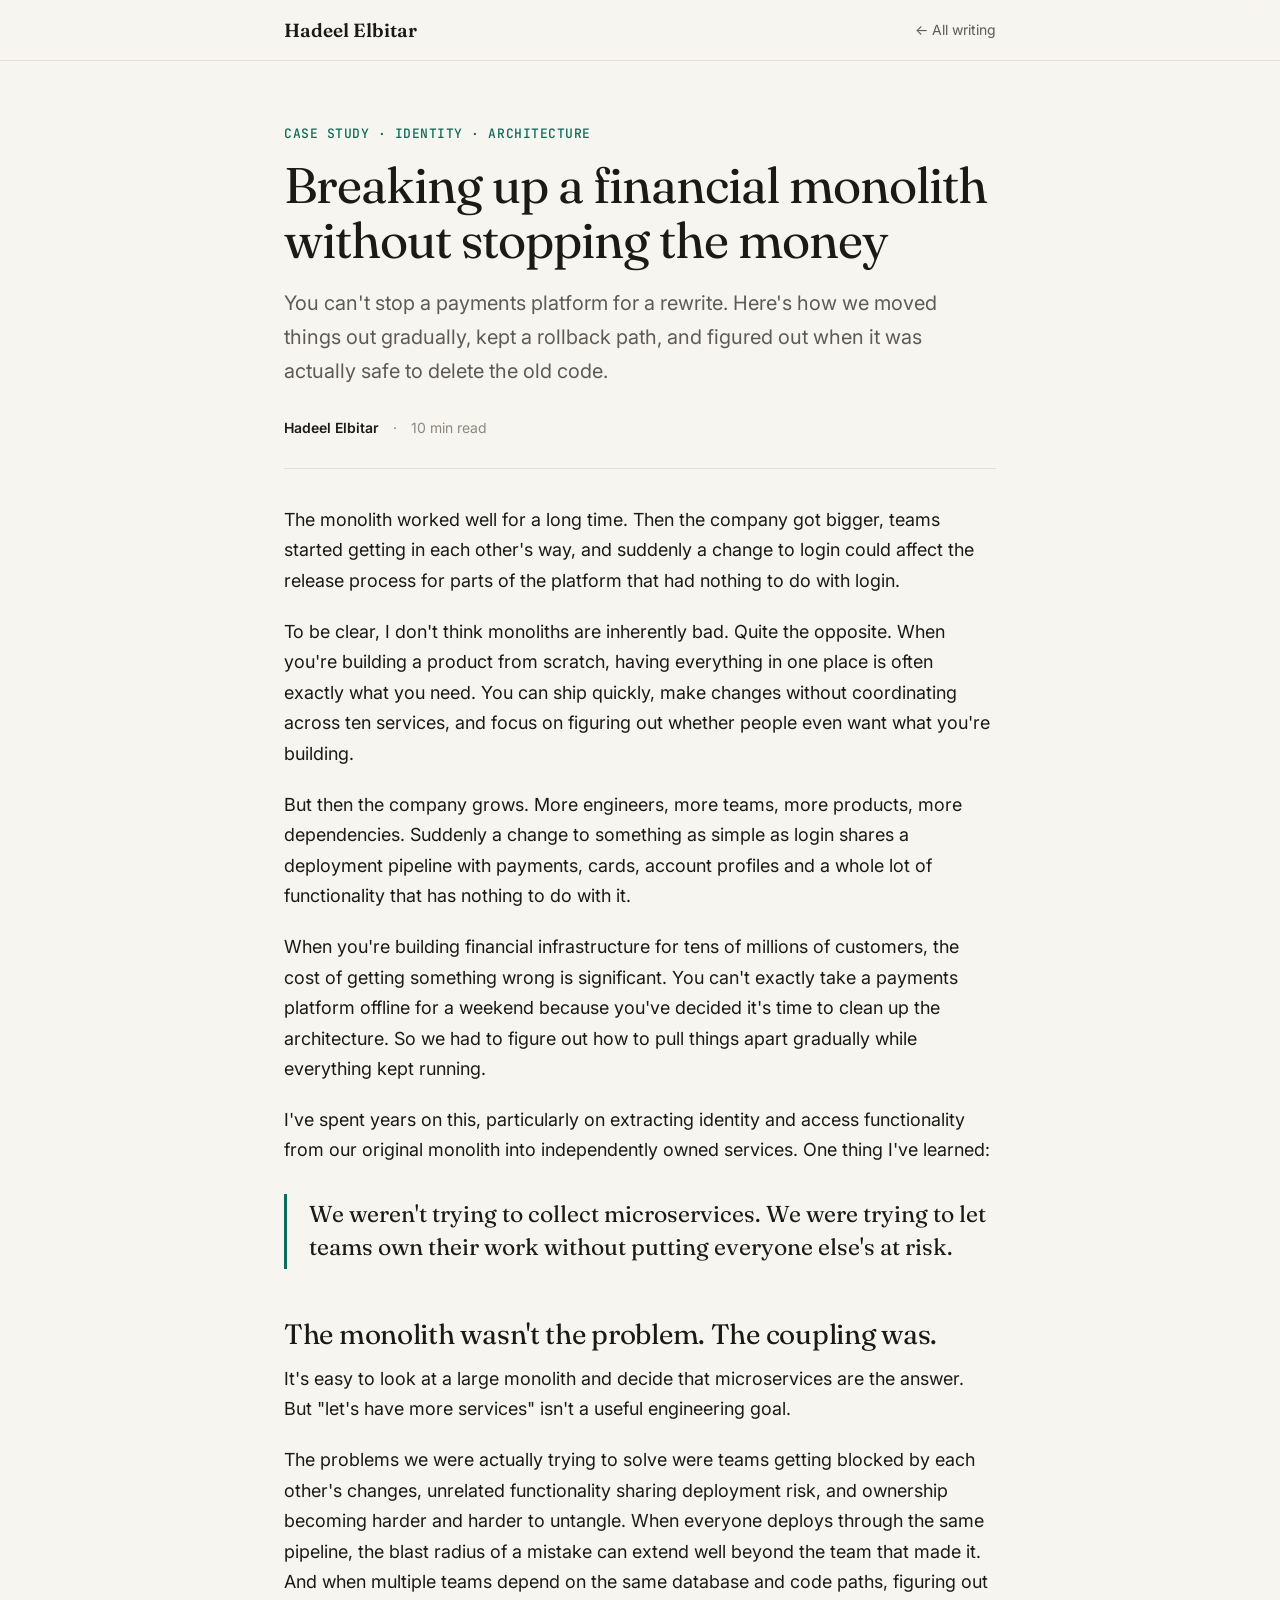
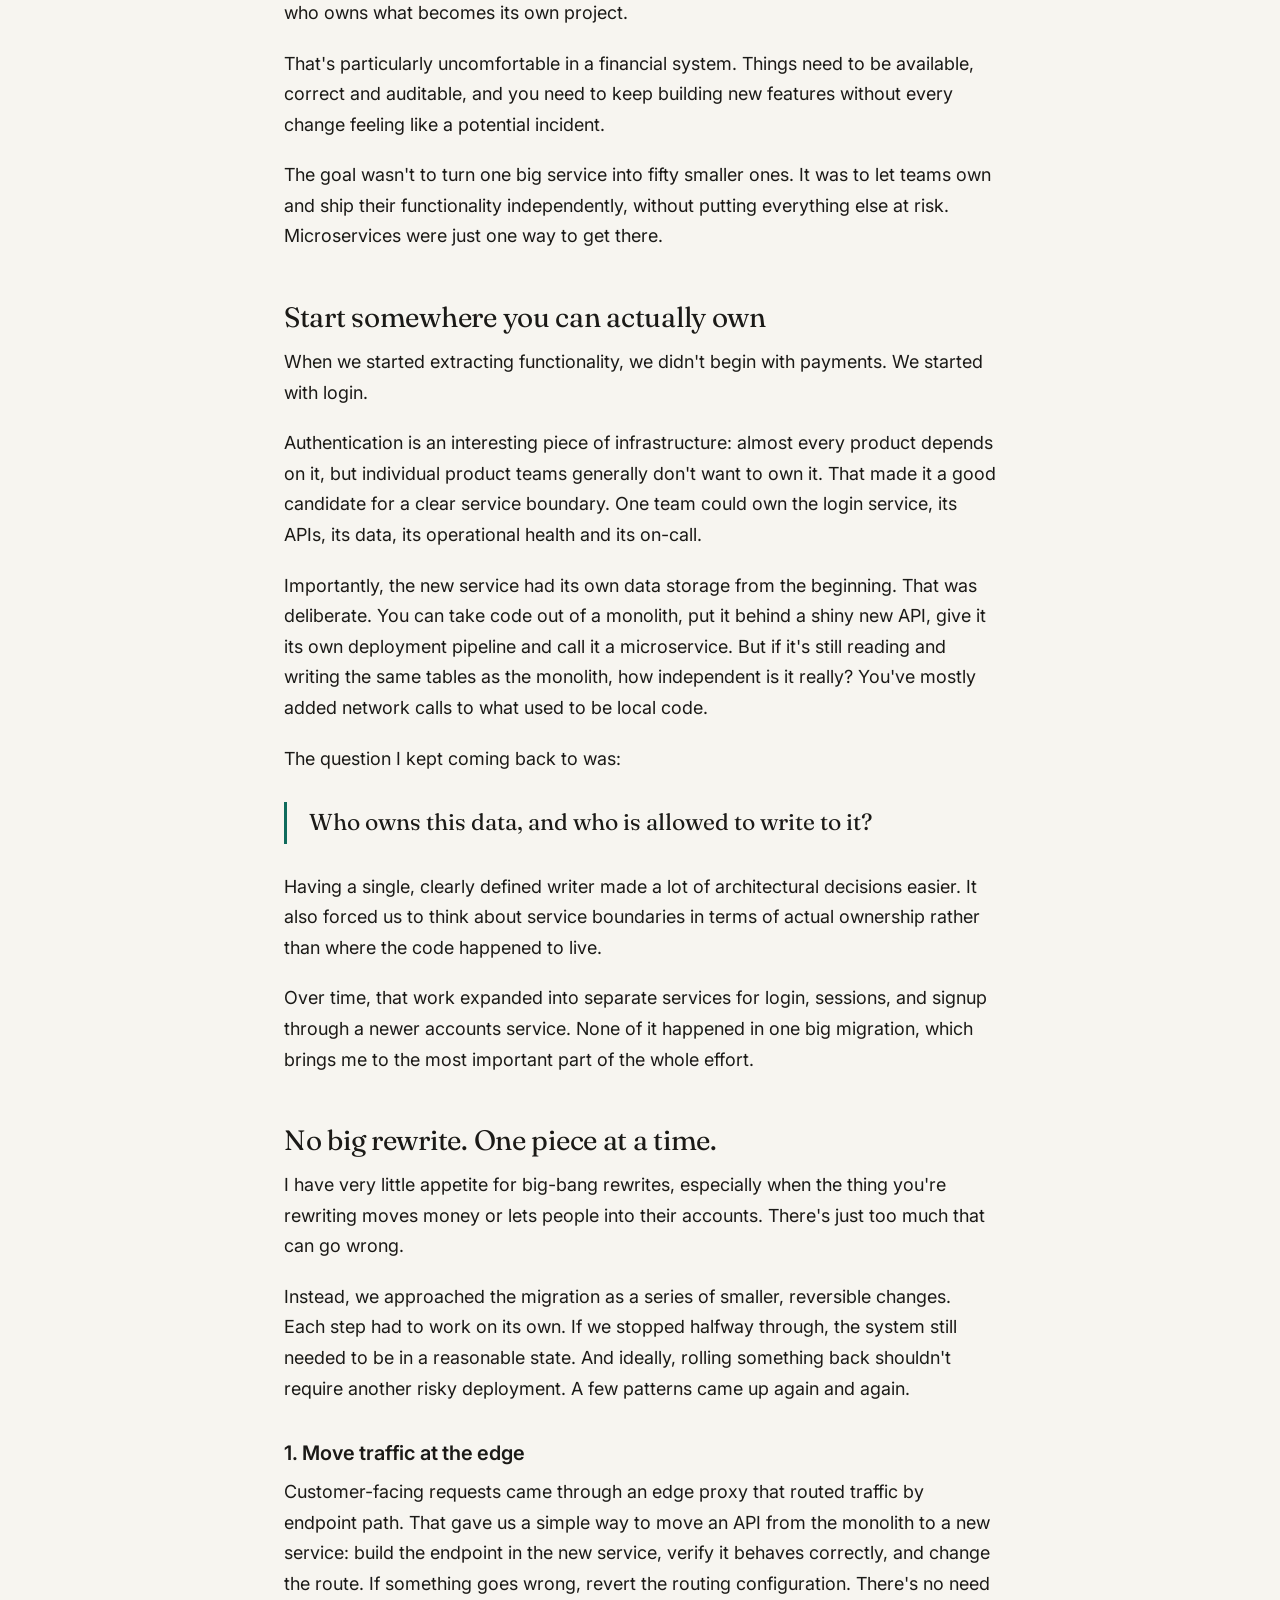
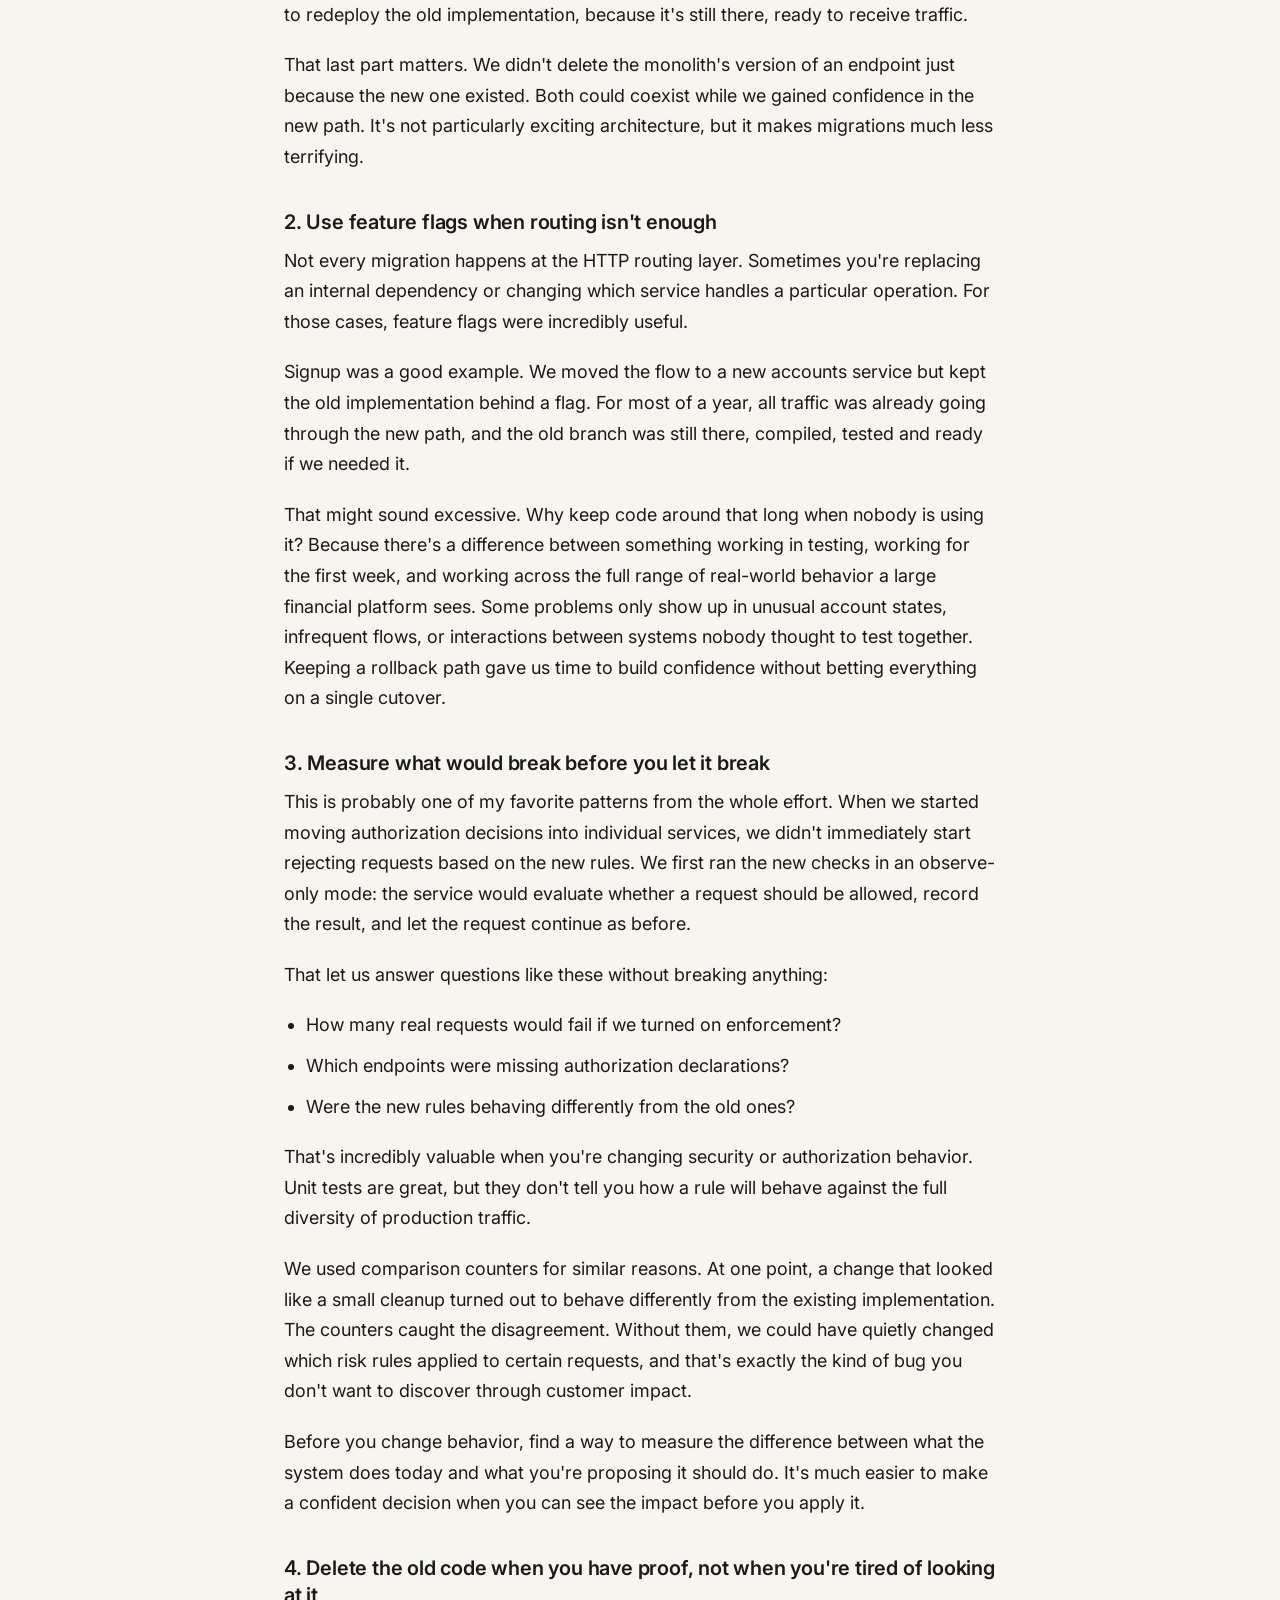
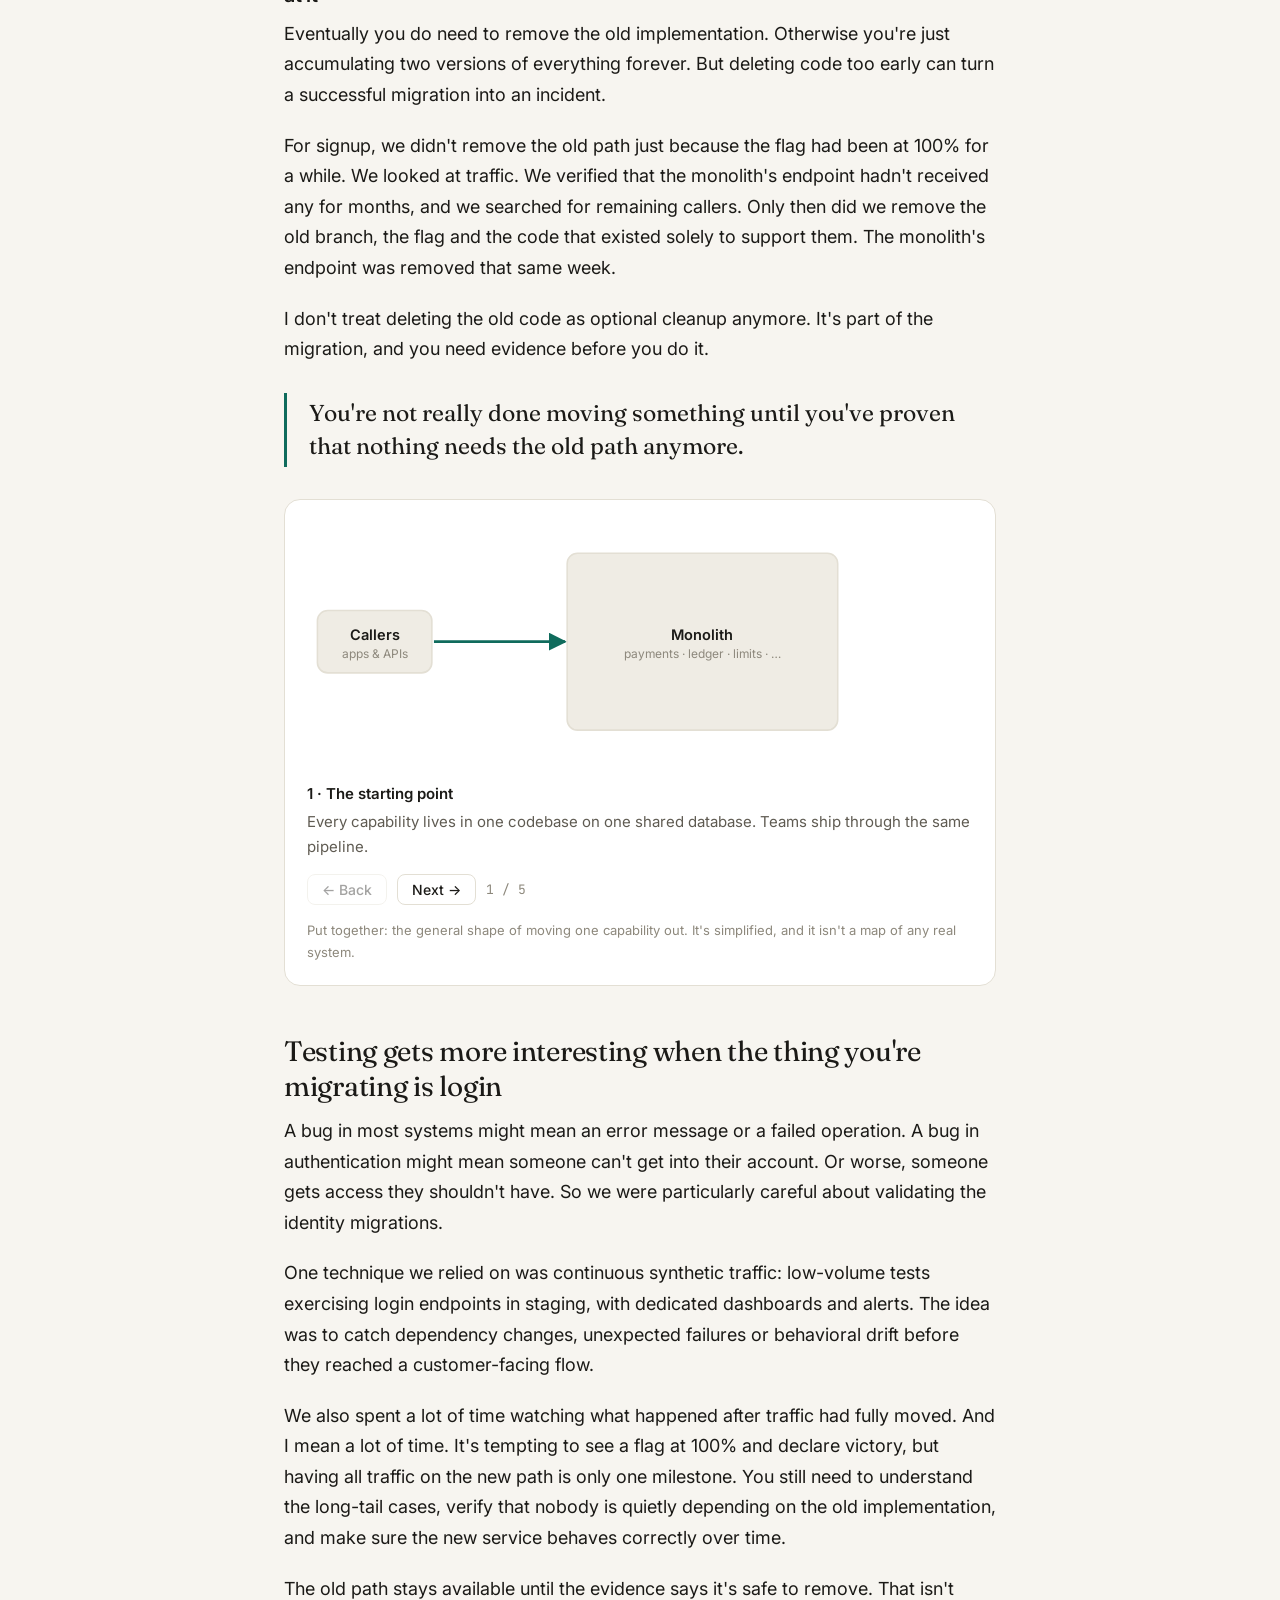
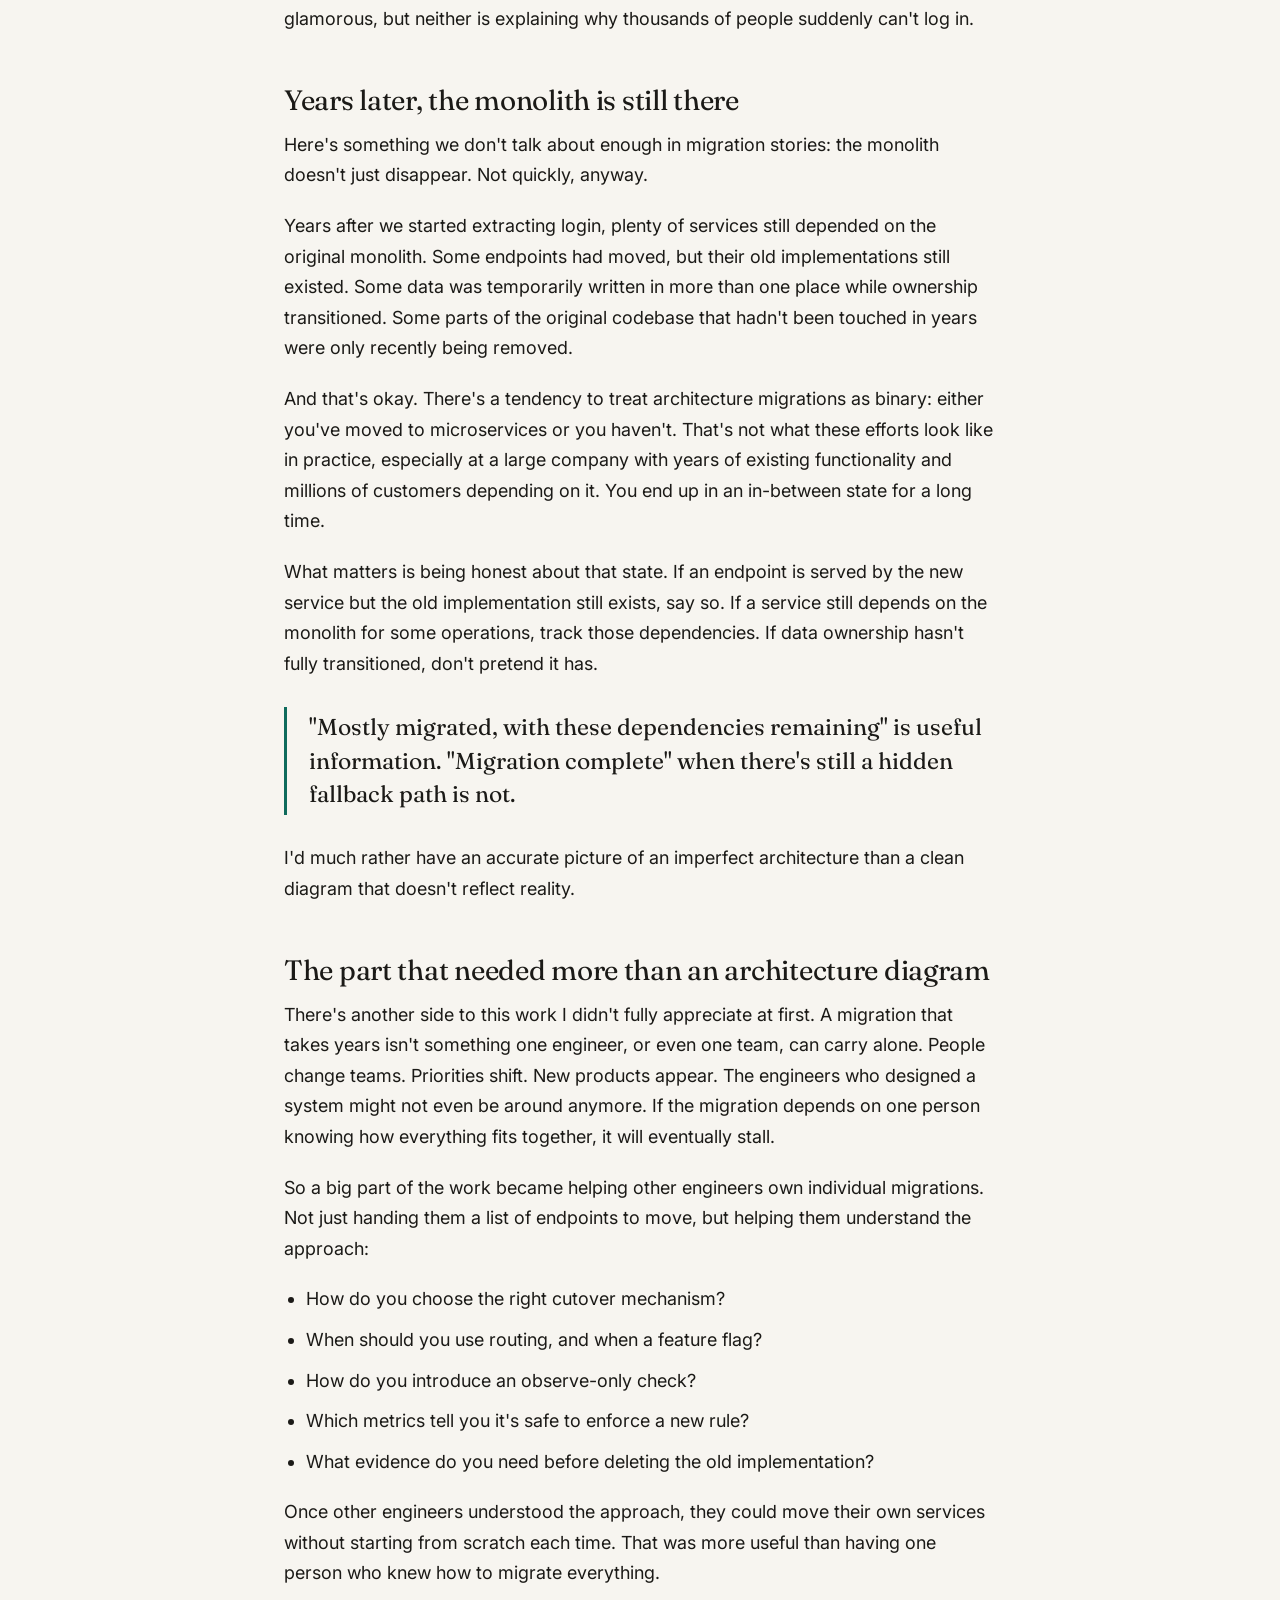
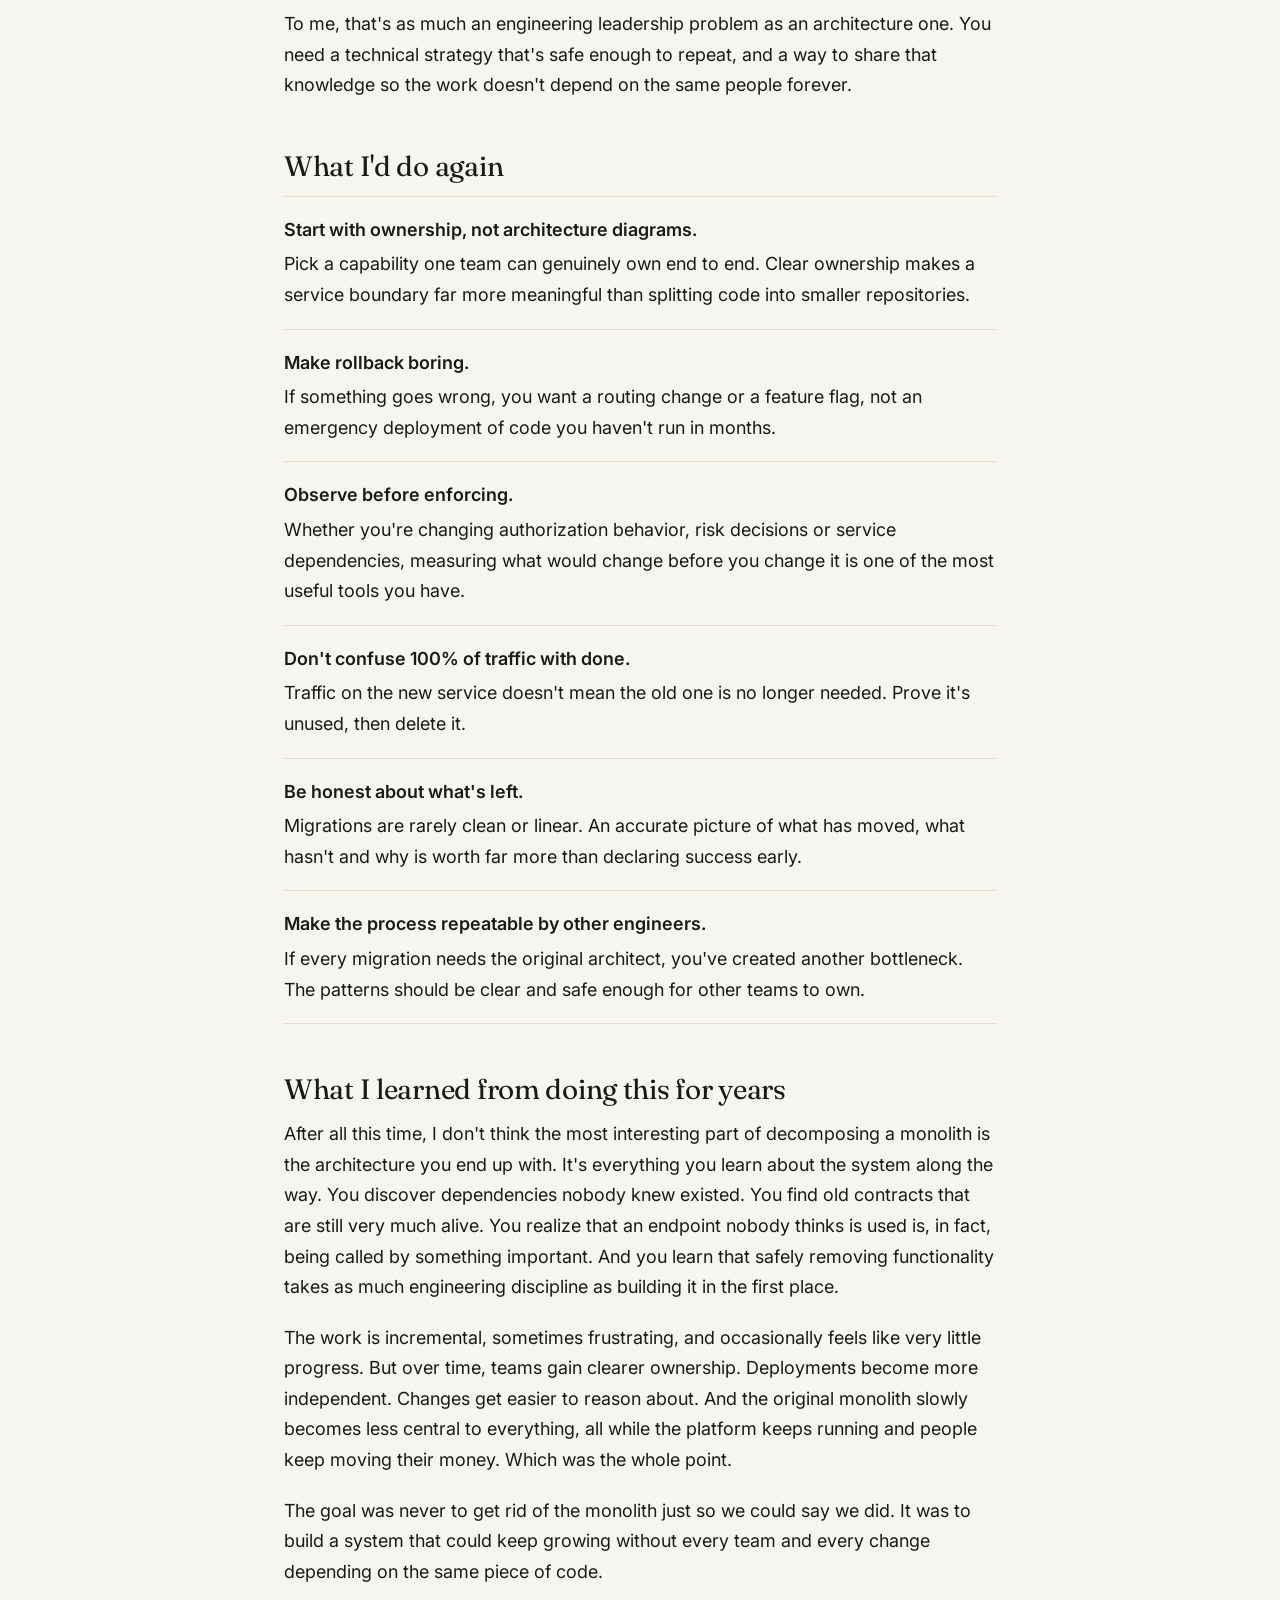
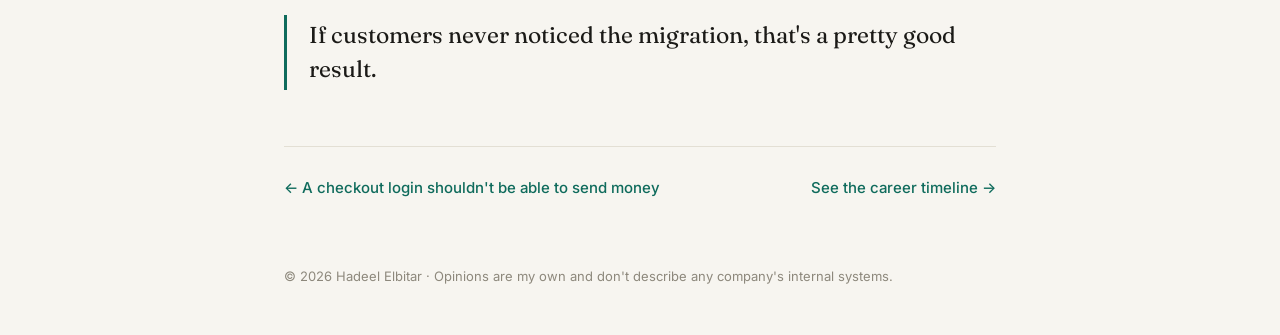
<file: writing/monolith.html>
<!doctype html>
<html lang="en">
<head>
<meta charset="utf-8">
<meta name="viewport" content="width=device-width, initial-scale=1">
<title>Breaking up a financial monolith without stopping the money · Hadeel Elbitar</title>
<meta name="description" content="What I learned moving identity and access functionality out of a financial monolith, without stopping a payments platform or losing the ability to roll back.">
<meta property="og:type" content="article">
<meta property="og:title" content="Breaking up a financial monolith without stopping the money">
<meta property="og:description" content="We couldn't take a payments platform offline to rewrite it. Here's how we migrated identity a piece at a time, and what actually made it safe.">
<meta property="og:url" content="https://hadeelelbitar.com/writing/monolith.html">
<meta property="og:image" content="https://hadeelelbitar.com/assets/og.png">
<meta property="og:image:width" content="1200">
<meta property="og:image:height" content="630">
<meta property="og:image:alt" content="Hadeel Elbitar on breaking up a financial monolith without breaking payments.">
<meta name="twitter:card" content="summary_large_image">
<link rel="icon" href="data:image/svg+xml,%3Csvg xmlns='http://www.w3.org/2000/svg' viewBox='0 0 64 64'%3E%3Crect width='64' height='64' rx='14' fill='%230f6b5c'/%3E%3Ctext x='32' y='43' font-family='Georgia,serif' font-size='30' fill='white' text-anchor='middle'%3EHE%3C/text%3E%3C/svg%3E">
<link rel="preconnect" href="https://fonts.googleapis.com">
<link rel="preconnect" href="https://fonts.gstatic.com" crossorigin>
<link href="https://fonts.googleapis.com/css2?family=Fraunces:opsz,wght@9..144,400;9..144,600&family=Inter:wght@400;500;600&family=JetBrains+Mono:wght@400;500&display=swap" rel="stylesheet">
<link rel="stylesheet" href="article.css?v=3">
<script data-goatcounter="https://hadeelelbitar.goatcounter.com/count" async src="https://gc.zgo.at/count.js"></script>
</head>
<body>
<header class="nav"><div><a class="mark" href="../">Hadeel Elbitar</a><a class="back" href="../#writing">← All writing</a></div></header>

<article>
  <p class="kicker">CASE STUDY · IDENTITY · ARCHITECTURE</p>
  <h1>Breaking up a financial monolith without stopping the money</h1>
  <p class="dek">You can't stop a payments platform for a rewrite. Here's how we moved things out gradually, kept a rollback path, and figured out when it was actually safe to delete the old code.</p>
  <div class="byline"><span><b>Hadeel Elbitar</b></span><span>·</span><span>10 min read</span></div>

  <p>
    The monolith worked well for a long time. Then the company got bigger, teams started getting in each other's way,
    and suddenly a change to login could affect the release process for parts of the platform that had nothing to
    do with login.
  </p>
  <p>
    To be clear, I don't think monoliths are inherently bad. Quite the opposite. When you're building a product from
    scratch, having everything in one place is often exactly what you need. You can ship quickly, make changes without
    coordinating across ten services, and focus on figuring out whether people even want what you're building.
  </p>
  <p>
    But then the company grows. More engineers, more teams, more products, more dependencies. Suddenly a change to
    something as simple as login shares a deployment pipeline with payments, cards, account profiles and a whole lot
    of functionality that has nothing to do with it.
  </p>
  <p>
    When you're building financial infrastructure for tens of millions of customers, the cost of getting something
    wrong is significant. You can't exactly take a payments platform offline for a weekend because you've decided it's
    time to clean up the architecture. So we had to figure out how to pull things apart gradually while everything kept
    running.
  </p>
  <p>
    I've spent years on this, particularly on extracting identity and access functionality from our original monolith
    into independently owned services. One thing I've learned:
  </p>
  <blockquote>We weren't trying to collect microservices. We were trying to let teams own their work without putting everyone else's at risk.</blockquote>

  <h2>The monolith wasn't the problem. The coupling was.</h2>
  <p>
    It's easy to look at a large monolith and decide that microservices are the answer. But "let's have more services"
    isn't a useful engineering goal.
  </p>
  <p>
    The problems we were actually trying to solve were teams getting blocked by each other's changes, unrelated
    functionality sharing deployment risk, and ownership becoming harder and harder to untangle. When everyone deploys
    through the same pipeline, the blast radius of a mistake can extend well beyond the team that made it. And when
    multiple teams depend on the same database and code paths, figuring out who owns what becomes its own project.
  </p>
  <p>
    That's particularly uncomfortable in a financial system. Things need to be available, correct and auditable, and
    you need to keep building new features without every change feeling like a potential incident.
  </p>
  <p>
    The goal wasn't to turn one big service into fifty smaller ones. It was to let teams own and ship their
    functionality independently, without putting everything else at risk. Microservices were just one way to get there.
  </p>

  <h2>Start somewhere you can actually own</h2>
  <p>
    When we started extracting functionality, we didn't begin with payments. We started with login.
  </p>
  <p>
    Authentication is an interesting piece of infrastructure: almost every product depends on it, but individual
    product teams generally don't want to own it. That made it a good candidate for a clear service boundary. One team
    could own the login service, its APIs, its data, its operational health and its on-call.
  </p>
  <p>
    Importantly, the new service had its own data storage from the beginning. That was deliberate. You can take code
    out of a monolith, put it behind a shiny new API, give it its own deployment pipeline and call it a microservice.
    But if it's still reading and writing the same tables as the monolith, how independent is it really? You've mostly
    added network calls to what used to be local code.
  </p>
  <p>The question I kept coming back to was:</p>
  <blockquote>Who owns this data, and who is allowed to write to it?</blockquote>
  <p>
    Having a single, clearly defined writer made a lot of architectural decisions easier. It also forced us to think
    about service boundaries in terms of actual ownership rather than where the code happened to live.
  </p>
  <p>
    Over time, that work expanded into separate services for login, sessions, and signup through a newer accounts
    service. None of it happened in one big migration, which brings me to the most important part of the whole effort.
  </p>

  <h2>No big rewrite. One piece at a time.</h2>
  <p>
    I have very little appetite for big-bang rewrites, especially when the thing you're rewriting moves money or lets
    people into their accounts. There's just too much that can go wrong.
  </p>
  <p>
    Instead, we approached the migration as a series of smaller, reversible changes. Each step had to work on its own.
    If we stopped halfway through, the system still needed to be in a reasonable state. And ideally, rolling something
    back shouldn't require another risky deployment. A few patterns came up again and again.
  </p>

  <h3>1. Move traffic at the edge</h3>
  <p>
    Customer-facing requests came through an edge proxy that routed traffic by endpoint path. That gave us a simple way
    to move an API from the monolith to a new service: build the endpoint in the new service, verify it behaves
    correctly, and change the route. If something goes wrong, revert the routing configuration. There's no need to
    redeploy the old implementation, because it's still there, ready to receive traffic.
  </p>
  <p>
    That last part matters. We didn't delete the monolith's version of an endpoint just because the new one existed.
    Both could coexist while we gained confidence in the new path. It's not particularly exciting architecture, but it
    makes migrations much less terrifying.
  </p>

  <h3>2. Use feature flags when routing isn't enough</h3>
  <p>
    Not every migration happens at the HTTP routing layer. Sometimes you're replacing an internal dependency or
    changing which service handles a particular operation. For those cases, feature flags were incredibly useful.
  </p>
  <p>
    Signup was a good example. We moved the flow to a new accounts service but kept the old implementation behind a
    flag. For most of a year, all traffic was already going through the new path, and the old branch was still there,
    compiled, tested and ready if we needed it.
  </p>
  <p>
    That might sound excessive. Why keep code around that long when nobody is using it? Because there's a difference
    between something working in testing, working for the first week, and working across the full range of real-world
    behavior a large financial platform sees. Some problems only show up in unusual account states, infrequent flows,
    or interactions between systems nobody thought to test together. Keeping a rollback path gave us time to build
    confidence without betting everything on a single cutover.
  </p>

  <h3>3. Measure what would break before you let it break</h3>
  <p>
    This is probably one of my favorite patterns from the whole effort. When we started moving authorization decisions
    into individual services, we didn't immediately start rejecting requests based on the new rules. We first ran the
    new checks in an observe-only mode: the service would evaluate whether a request should be allowed, record the
    result, and let the request continue as before.
  </p>
  <p>That let us answer questions like these without breaking anything:</p>
  <ul>
    <li>How many real requests would fail if we turned on enforcement?</li>
    <li>Which endpoints were missing authorization declarations?</li>
    <li>Were the new rules behaving differently from the old ones?</li>
  </ul>
  <p>
    That's incredibly valuable when you're changing security or authorization behavior. Unit tests are great, but they
    don't tell you how a rule will behave against the full diversity of production traffic.
  </p>
  <p>
    We used comparison counters for similar reasons. At one point, a change that looked like a small cleanup turned out
    to behave differently from the existing implementation. The counters caught the disagreement. Without them, we could
    have quietly changed which risk rules applied to certain requests, and that's exactly the kind of bug you don't want
    to discover through customer impact.
  </p>
  <p>
    Before you change behavior, find a way to measure the difference between what the system does today and what you're
    proposing it should do. It's much easier to make a confident decision when you can see the impact before you apply it.
  </p>

  <h3>4. Delete the old code when you have proof, not when you're tired of looking at it</h3>
  <p>
    Eventually you do need to remove the old implementation. Otherwise you're just accumulating two versions of
    everything forever. But deleting code too early can turn a successful migration into an incident.
  </p>
  <p>
    For signup, we didn't remove the old path just because the flag had been at 100% for a while. We looked at traffic.
    We verified that the monolith's endpoint hadn't received any for months, and we searched for remaining callers. Only
    then did we remove the old branch, the flag and the code that existed solely to support them. The monolith's
    endpoint was removed that same week.
  </p>
  <p>
    I don't treat deleting the old code as optional cleanup anymore. It's part of the migration, and you need evidence
    before you do it.
  </p>
  <blockquote>You're not really done moving something until you've proven that nothing needs the old path anymore.</blockquote>

  <div class="fig" id="ph">
    <svg viewBox="0 0 640 230" width="100%" role="img" aria-label="Decomposition phases diagram" id="dg"></svg>
    <p class="phase-title" id="pt"></p>
    <p class="phase-desc" id="pd"></p>
    <div class="ctrl"><button id="prev">← Back</button><button id="nx">Next →</button><span id="pc"></span></div>
    <div class="cap">Put together: the general shape of moving one capability out. It's simplified, and it isn't a map of any real system.</div>
  </div>

  <h2>Testing gets more interesting when the thing you're migrating is login</h2>
  <p>
    A bug in most systems might mean an error message or a failed operation. A bug in authentication might mean someone
    can't get into their account. Or worse, someone gets access they shouldn't have. So we were particularly careful
    about validating the identity migrations.
  </p>
  <p>
    One technique we relied on was continuous synthetic traffic: low-volume tests exercising login endpoints in staging,
    with dedicated dashboards and alerts. The idea was to catch dependency changes, unexpected failures or behavioral
    drift before they reached a customer-facing flow.
  </p>
  <p>
    We also spent a lot of time watching what happened after traffic had fully moved. And I mean a lot of time. It's
    tempting to see a flag at 100% and declare victory, but having all traffic on the new path is only one milestone.
    You still need to understand the long-tail cases, verify that nobody is quietly depending on the old
    implementation, and make sure the new service behaves correctly over time.
  </p>
  <p>
    The old path stays available until the evidence says it's safe to remove. That isn't glamorous, but neither is
    explaining why thousands of people suddenly can't log in.
  </p>

  <h2>Years later, the monolith is still there</h2>
  <p>
    Here's something we don't talk about enough in migration stories: the monolith doesn't just disappear. Not quickly,
    anyway.
  </p>
  <p>
    Years after we started extracting login, plenty of services still depended on the original monolith. Some endpoints
    had moved, but their old implementations still existed. Some data was temporarily written in more than one place
    while ownership transitioned. Some parts of the original codebase that hadn't been touched in years were only
    recently being removed.
  </p>
  <p>
    And that's okay. There's a tendency to treat architecture migrations as binary: either you've moved to
    microservices or you haven't. That's not what these efforts look like in practice, especially at a large company
    with years of existing functionality and millions of customers depending on it. You end up in an in-between state
    for a long time.
  </p>
  <p>
    What matters is being honest about that state. If an endpoint is served by the new service but the old
    implementation still exists, say so. If a service still depends on the monolith for some operations, track those
    dependencies. If data ownership hasn't fully transitioned, don't pretend it has.
  </p>
  <blockquote>"Mostly migrated, with these dependencies remaining" is useful information. "Migration complete" when there's still a hidden fallback path is not.</blockquote>
  <p>I'd much rather have an accurate picture of an imperfect architecture than a clean diagram that doesn't reflect reality.</p>

  <h2>The part that needed more than an architecture diagram</h2>
  <p>
    There's another side to this work I didn't fully appreciate at first. A migration that takes years isn't something
    one engineer, or even one team, can carry alone. People change teams. Priorities shift. New products appear. The
    engineers who designed a system might not even be around anymore. If the migration depends on one person knowing how
    everything fits together, it will eventually stall.
  </p>
  <p>
    So a big part of the work became helping other engineers own individual migrations. Not just handing them a list of
    endpoints to move, but helping them understand the approach:
  </p>
  <ul>
    <li>How do you choose the right cutover mechanism?</li>
    <li>When should you use routing, and when a feature flag?</li>
    <li>How do you introduce an observe-only check?</li>
    <li>Which metrics tell you it's safe to enforce a new rule?</li>
    <li>What evidence do you need before deleting the old implementation?</li>
  </ul>
  <p>
    Once other engineers understood the approach, they could move their own services without starting from scratch each
    time. That was more useful than having one person who knew how to migrate everything.
  </p>
  <p>
    To me, that's as much an engineering leadership problem as an architecture one. You need a technical strategy that's
    safe enough to repeat, and a way to share that knowledge so the work doesn't depend on the same people forever.
  </p>

  <h2>What I'd do again</h2>
  <ul class="takeaways">
    <li><strong>Start with ownership, not architecture diagrams.</strong> Pick a capability one team can genuinely own end to end. Clear ownership makes a service boundary far more meaningful than splitting code into smaller repositories.</li>
    <li><strong>Make rollback boring.</strong> If something goes wrong, you want a routing change or a feature flag, not an emergency deployment of code you haven't run in months.</li>
    <li><strong>Observe before enforcing.</strong> Whether you're changing authorization behavior, risk decisions or service dependencies, measuring what would change before you change it is one of the most useful tools you have.</li>
    <li><strong>Don't confuse 100% of traffic with done.</strong> Traffic on the new service doesn't mean the old one is no longer needed. Prove it's unused, then delete it.</li>
    <li><strong>Be honest about what's left.</strong> Migrations are rarely clean or linear. An accurate picture of what has moved, what hasn't and why is worth far more than declaring success early.</li>
    <li><strong>Make the process repeatable by other engineers.</strong> If every migration needs the original architect, you've created another bottleneck. The patterns should be clear and safe enough for other teams to own.</li>
  </ul>

  <h2>What I learned from doing this for years</h2>
  <p>
    After all this time, I don't think the most interesting part of decomposing a monolith is the architecture you end
    up with. It's everything you learn about the system along the way. You discover dependencies nobody knew existed.
    You find old contracts that are still very much alive. You realize that an endpoint nobody thinks is used is, in
    fact, being called by something important. And you learn that safely removing functionality takes as much
    engineering discipline as building it in the first place.
  </p>
  <p>
    The work is incremental, sometimes frustrating, and occasionally feels like very little progress. But over time,
    teams gain clearer ownership. Deployments become more independent. Changes get easier to reason about. And the
    original monolith slowly becomes less central to everything, all while the platform keeps running and people keep
    moving their money. Which was the whole point.
  </p>
  <p>
    The goal was never to get rid of the monolith just so we could say we did. It was to build a system that could keep
    growing without every team and every change depending on the same piece of code.
  </p>
  <blockquote>If customers never noticed the migration, that's a pretty good result.</blockquote>

  <div class="next">
    <a href="scoped-sessions.html">← A checkout login shouldn't be able to send money</a>
    <a href="../#career">See the career timeline →</a>
  </div>
</article>
<footer>© 2026 Hadeel Elbitar · Opinions are my own and don't describe any company's internal systems.</footer>

<script>
(() => {
  const css = n => getComputedStyle(document.documentElement).getPropertyValue(n).trim();
  const P = [
    ["1 · The starting point", "Every capability lives in one codebase on one shared database. Teams ship through the same pipeline."],
    ["2 · Route at the edge", "Callers reach the capability through a per-path route, so where the work happens can change with a config change."],
    ["3 · Build the new service, count before you enforce", "The new service gets its own data store and runs next to the old path. Counters show where the two disagree before anything depends on it."],
    ["4 · Move the traffic, then hold", "The route or flag sends all traffic to the new service, which is now the single writer for its data. The old path stays warm while the long tail surfaces."],
    ["5 · Delete with evidence, then repeat", "Months of zero traffic and no remaining callers justify removing the old path. Then the playbook runs on the next seam."],
  ];
  let i = 0;
  const box = (x, y, w, h, label, kind, sub) => {
    const fill = { old: css("--well"), new: css("--accent-soft"), ghost: "transparent" }[kind];
    const stroke = kind === "new" ? css("--accent") : css("--line");
    const dash = kind === "ghost" ? 'stroke-dasharray="5 5"' : "";
    return `<rect x="${x}" y="${y}" width="${w}" height="${h}" rx="10" fill="${fill}" stroke="${stroke}" stroke-width="1.5" ${dash}/>
      <text x="${x + w / 2}" y="${y + h / 2 + (sub ? -2 : 5)}" text-anchor="middle" font-size="14" font-weight="600" fill="${kind === "ghost" ? css("--faint") : css("--ink")}">${label}</text>
      ${sub ? `<text x="${x + w / 2}" y="${y + h / 2 + 16}" text-anchor="middle" font-size="11.5" fill="${css("--faint")}">${sub}</text>` : ""}`;
  };
  const arrow = (x1, y1, x2, y2, on) => `<line x1="${x1}" y1="${y1}" x2="${x2}" y2="${y2}" stroke="${on ? css("--accent") : css("--faint")}" stroke-width="${on ? 2.5 : 1.5}" marker-end="url(#a${on ? 1 : 0})" ${on ? "" : 'stroke-dasharray="4 4"'}/>`;
  function draw() {
    const defs = `<defs>${[0, 1].map(k => `<marker id="a${k}" viewBox="0 0 10 10" refX="9" refY="5" markerWidth="7" markerHeight="7" orient="auto"><path d="M0,0 L10,5 L0,10 z" fill="${k ? css("--accent") : css("--faint")}"/></marker>`).join("")}</defs>`;
    let s = defs + box(10, 85, 110, 60, "Callers", "old", "apps & APIs");
    if (i === 0) {
      s += arrow(122, 115, 248, 115, true) + box(250, 30, 260, 170, "Monolith", "old", "payments · ledger · limits · …");
    } else {
      s += box(170, 85, 100, 60, "Edge", "new", "routes per path") + arrow(122, 115, 168, 115, true);
      const oldOn = i <= 3, newOn = i >= 3;
      s += box(330, 20, 290, 90, i >= 4 ? "Old code path removed" : "Monolith", i >= 4 ? "ghost" : "old", i >= 4 ? "" : "everything else");
      s += i >= 2 ? box(330, 130, 290, 80, "New service", "new", i >= 3 ? "single writer for its data" : "own data · counted, not trusted") : "";
      s += arrow(272, 105, 328, 70, oldOn && i < 4);
      if (i >= 2) s += arrow(272, 125, 328, 165, newOn);
      if (i === 2) s += `<text x="475" y="124" text-anchor="middle" font-size="11.5" fill="${css("--accent")}">⇅ counters compare</text>`;
    }
    document.getElementById("dg").innerHTML = s;
    document.getElementById("pt").textContent = P[i][0];
    document.getElementById("pd").textContent = P[i][1];
    document.getElementById("pc").textContent = `${i + 1} / ${P.length}`;
    document.getElementById("prev").disabled = i === 0;
    document.getElementById("nx").disabled = i === P.length - 1;
  }
  document.getElementById("prev").onclick = () => { i = Math.max(0, i - 1); draw(); };
  document.getElementById("nx").onclick = () => { i = Math.min(P.length - 1, i + 1); draw(); };
  matchMedia("(prefers-color-scheme: dark)").addEventListener("change", draw);
  draw();
})();
</script>
</body>
</html>
</file>
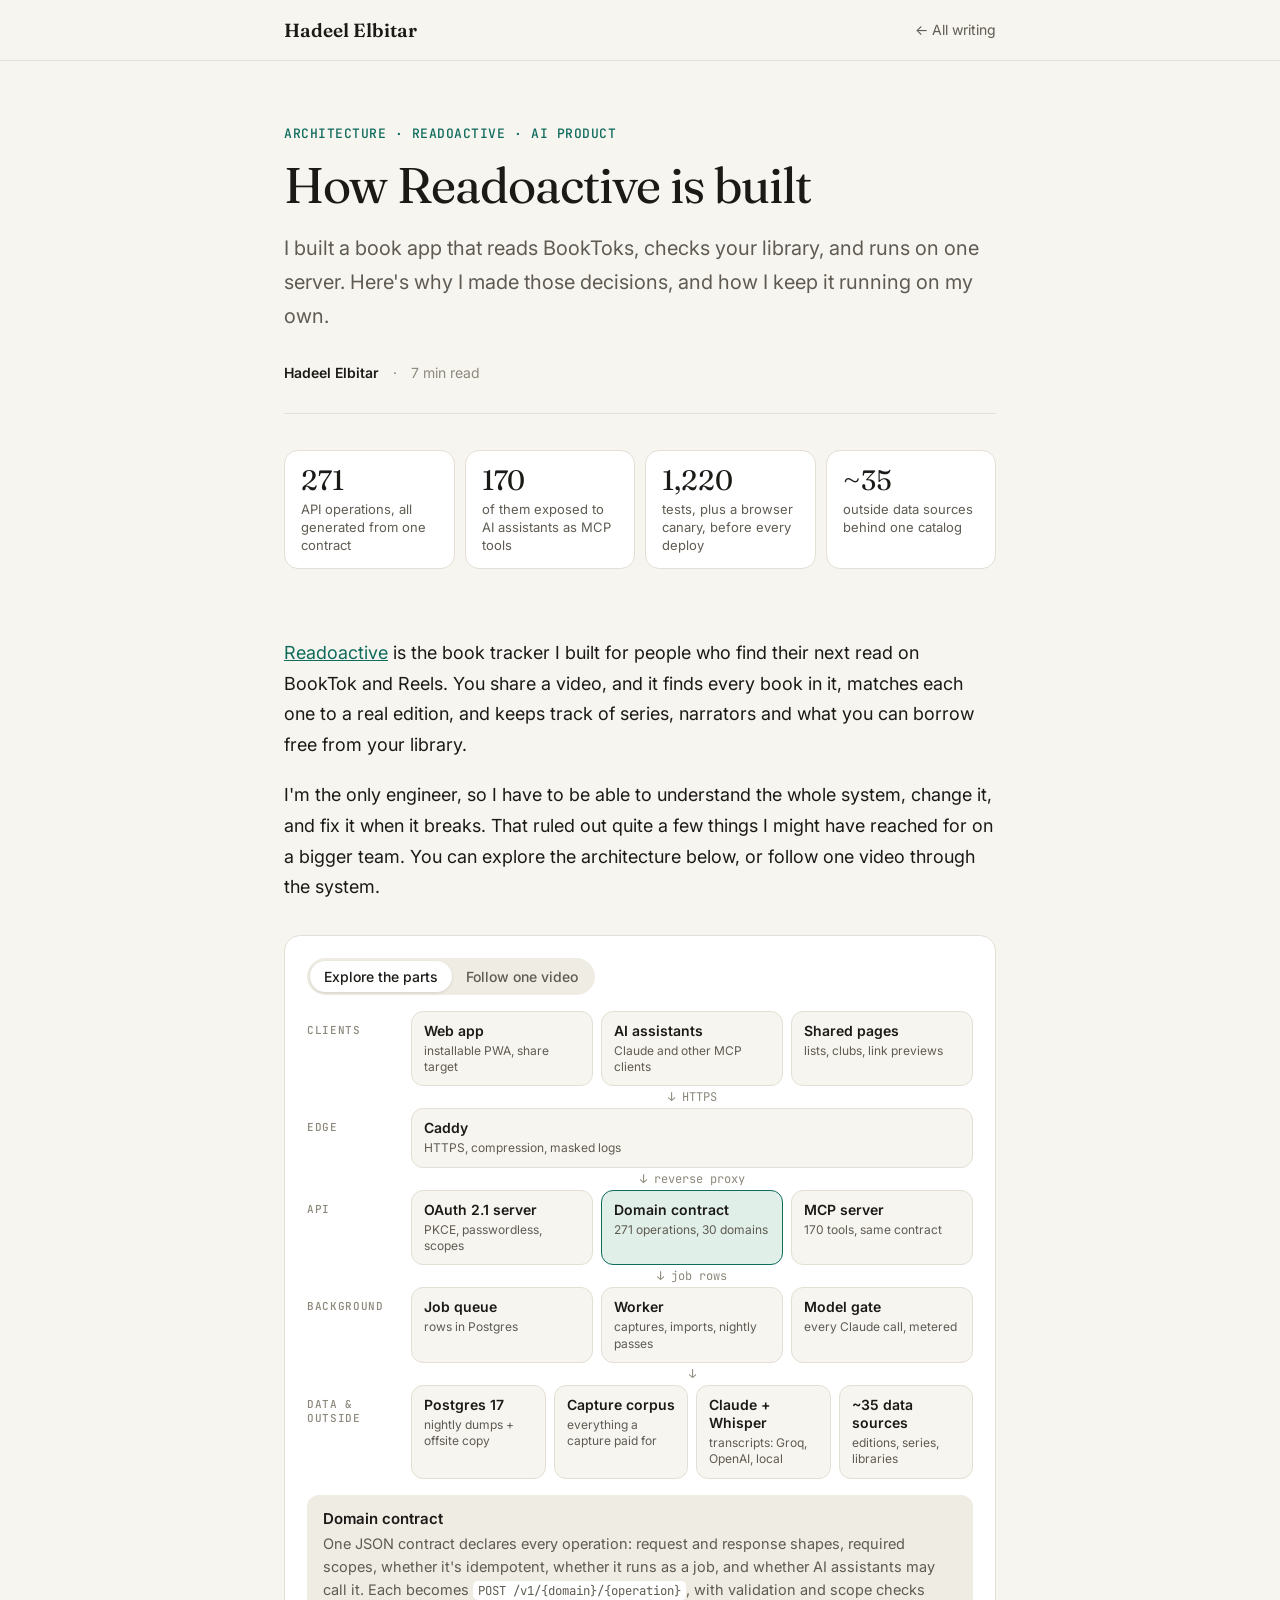
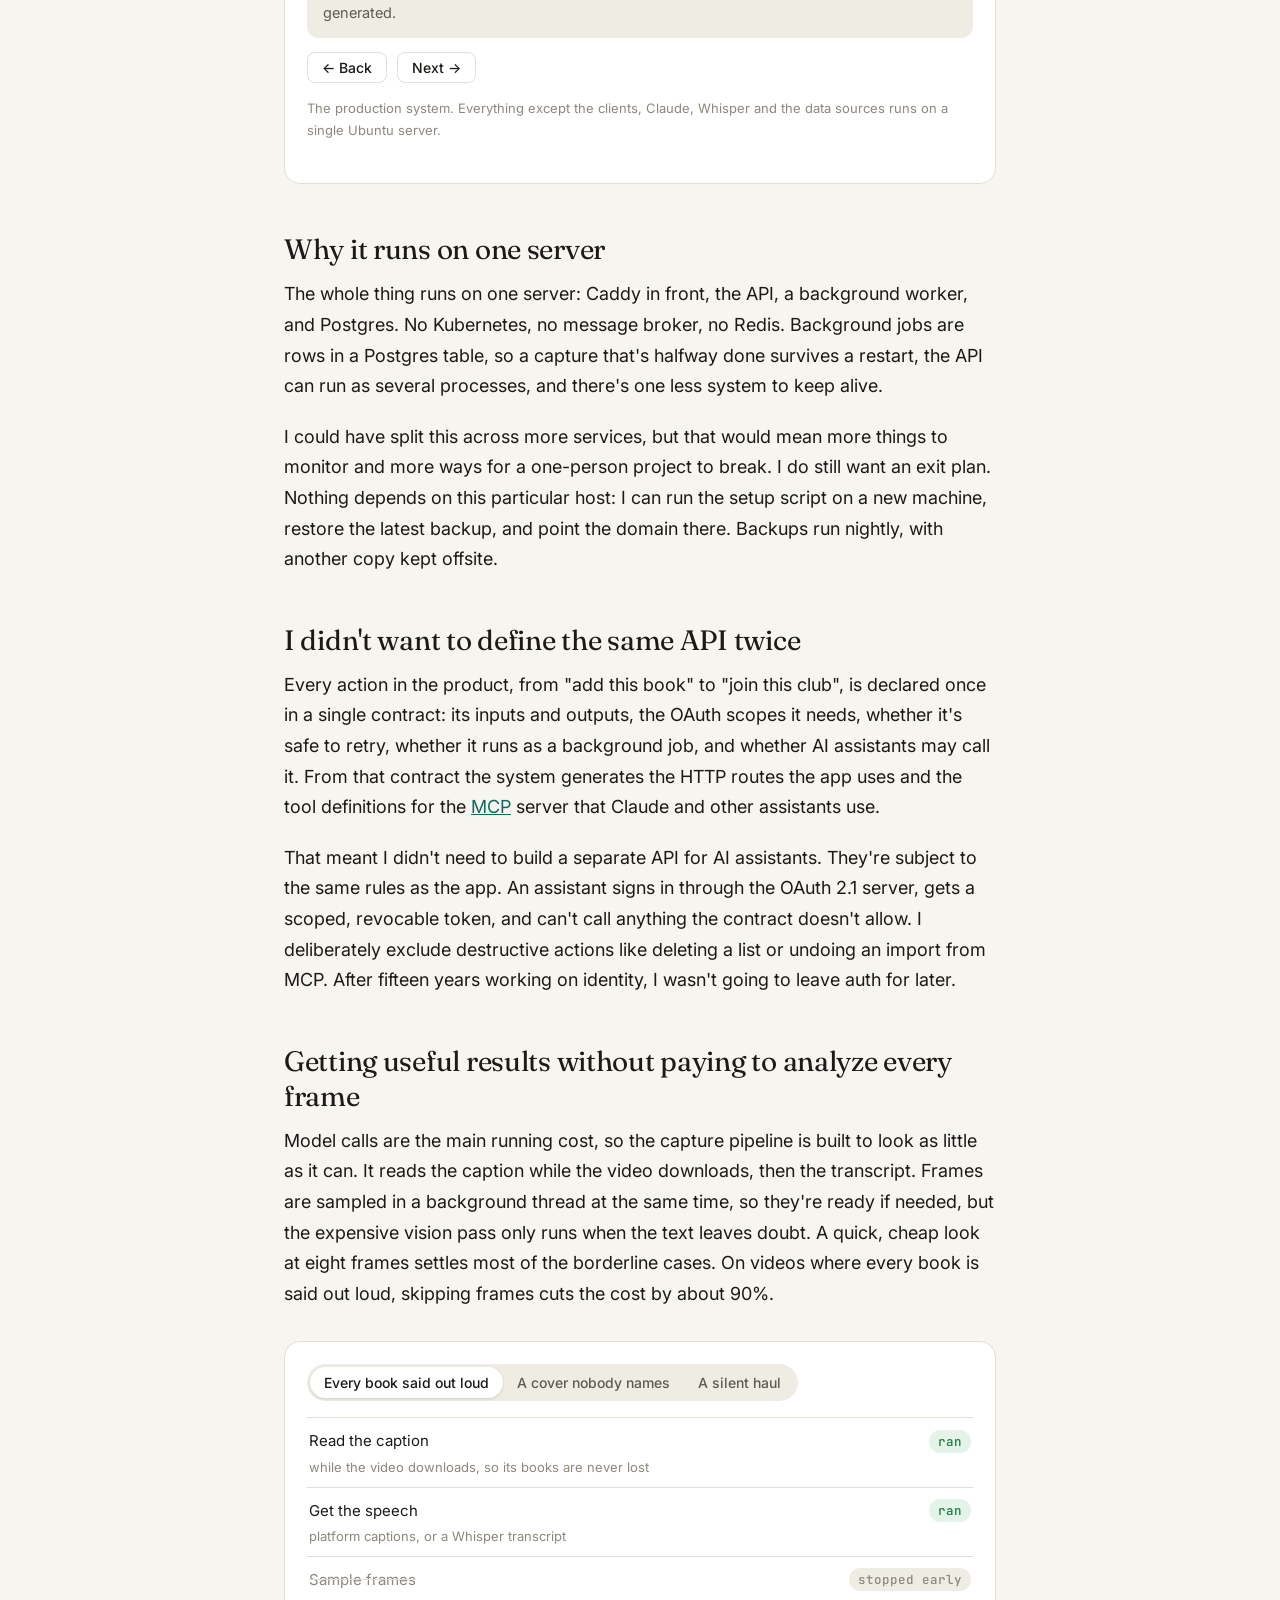
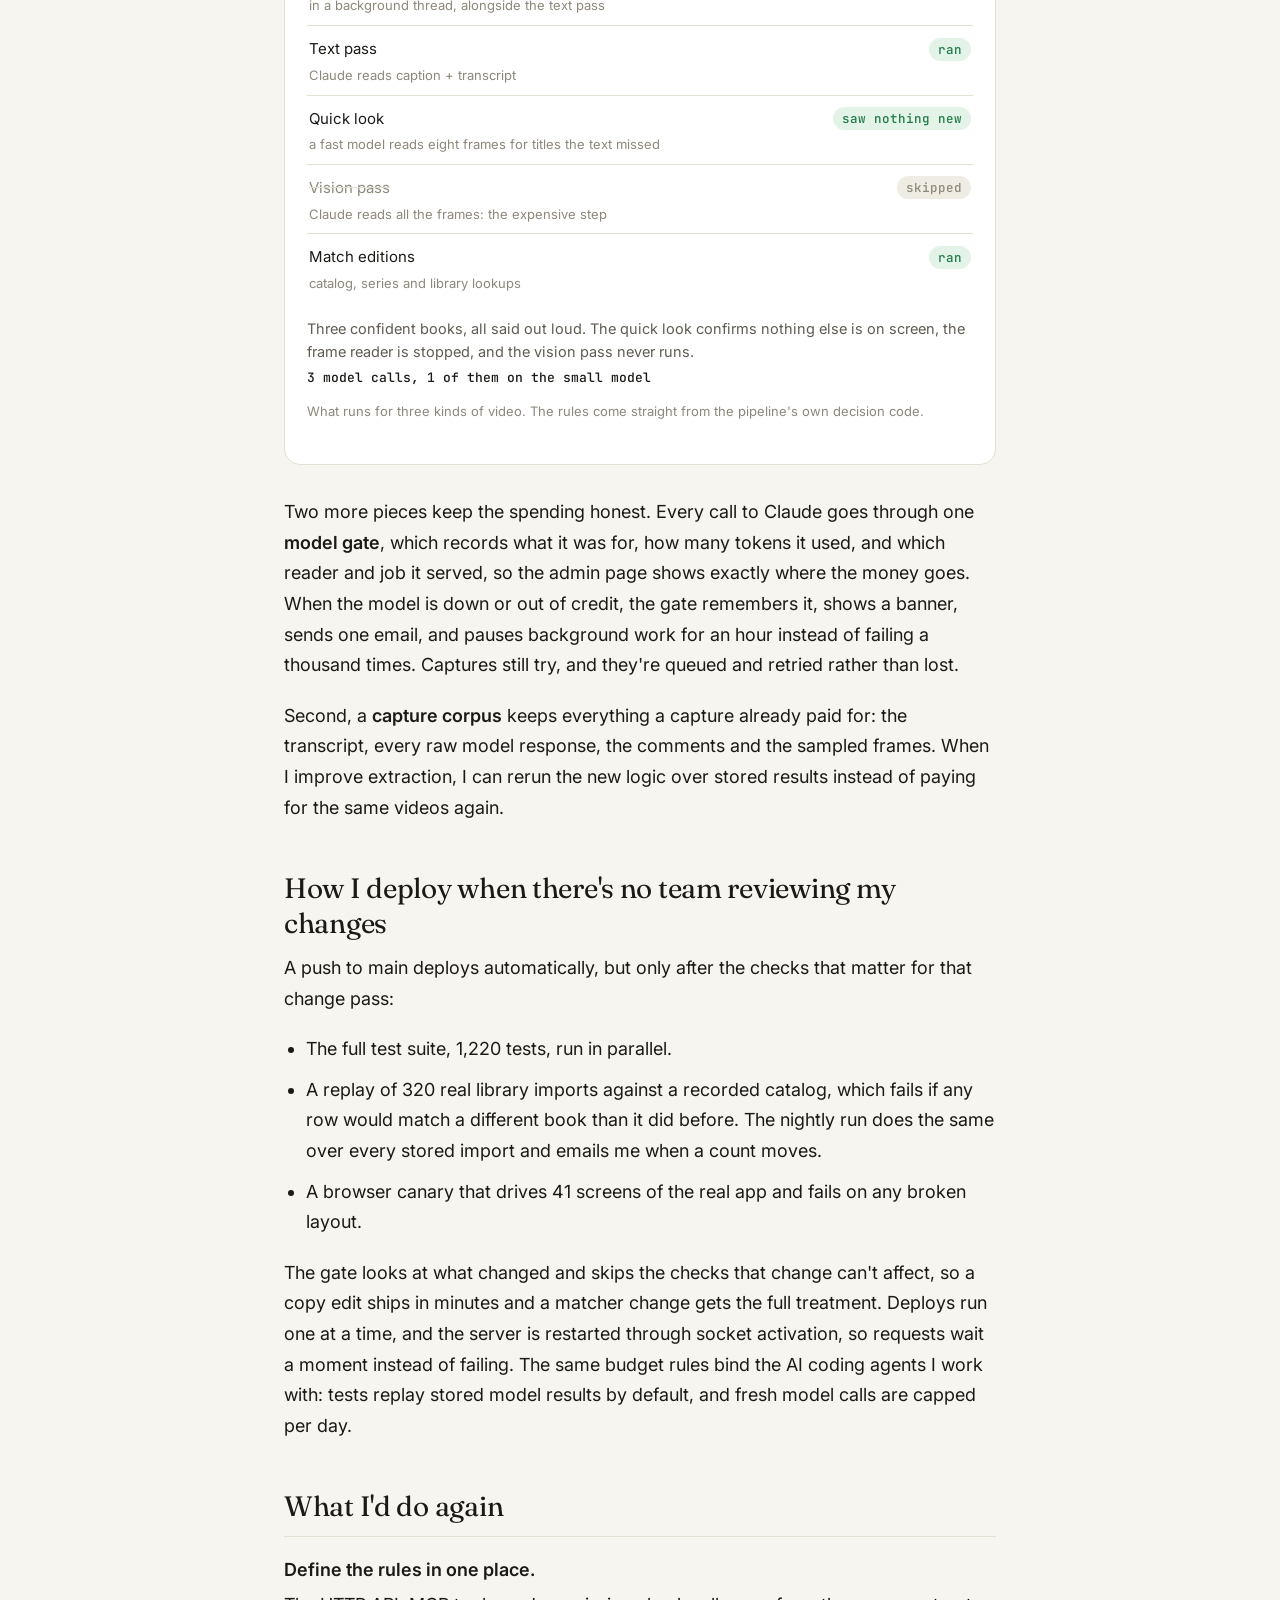
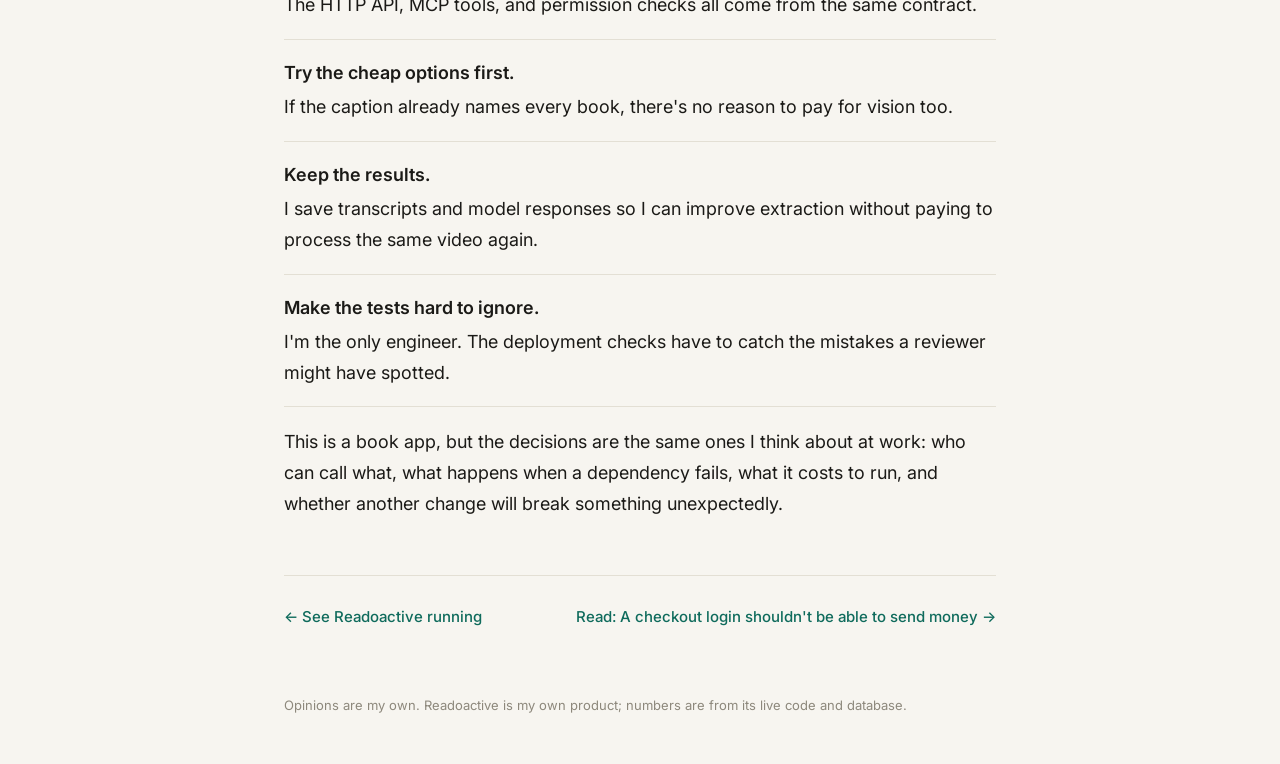
<file: writing/readoactive-architecture.html>
<!doctype html>
<html lang="en">
<head>
<meta charset="utf-8">
<meta name="viewport" content="width=device-width, initial-scale=1">
<title>How Readoactive is built · Hadeel Elbitar</title>
<meta name="description" content="How I built and run Readoactive: one server, a shared API and MCP contract, careful model spending, and deployment checks for a one-person project.">
<meta property="og:type" content="article">
<meta property="og:title" content="How Readoactive is built">
<meta property="og:description" content="I built Readoactive on one server. Here's how the APIs, AI tools, book extraction, auth, and deployments fit together.">
<meta property="og:url" content="https://hadeelelbitar.com/writing/readoactive-architecture.html">
<meta property="og:image" content="https://hadeelelbitar.com/assets/og.png">
<meta property="og:image:width" content="1200">
<meta property="og:image:height" content="630">
<meta property="og:image:alt" content="Hadeel Elbitar explains the architecture behind Readoactive, the book app she built and runs herself.">
<meta name="twitter:card" content="summary_large_image">
<link rel="icon" href="data:image/svg+xml,%3Csvg xmlns='http://www.w3.org/2000/svg' viewBox='0 0 64 64'%3E%3Crect width='64' height='64' rx='14' fill='%230f6b5c'/%3E%3Ctext x='32' y='43' font-family='Georgia,serif' font-size='30' fill='white' text-anchor='middle'%3EHE%3C/text%3E%3C/svg%3E">
<link rel="preconnect" href="https://fonts.googleapis.com">
<link rel="preconnect" href="https://fonts.gstatic.com" crossorigin>
<link href="https://fonts.googleapis.com/css2?family=Fraunces:opsz,wght@9..144,400;9..144,600&family=Inter:wght@400;500;600&family=JetBrains+Mono:wght@400;500&display=swap" rel="stylesheet">
<link rel="stylesheet" href="article.css?v=3">
<script data-goatcounter="https://hadeelelbitar.goatcounter.com/count" async src="https://gc.zgo.at/count.js"></script>
<style>
  .stats { display: grid; grid-template-columns: repeat(4, 1fr); gap: 10px; margin: 0 0 12px; }
  .stats div { background: var(--surface); border: 1px solid var(--line); border-radius: 14px; padding: 14px 16px; font-size: 13px; line-height: 1.4; color: var(--muted); }
  .stats b { display: block; font: 400 28px/1.1 var(--serif); color: var(--ink); margin-bottom: 4px; }
  .live { font: 13px var(--mono); color: var(--faint); margin: 0 0 36px; min-height: 1.6em; }
  .live i { display: inline-block; width: 7px; height: 7px; border-radius: 50%; background: var(--ok); margin-right: 8px; vertical-align: 1px; }

  .arch { display: grid; gap: 0; }
  .layer { display: grid; grid-template-columns: 92px 1fr; gap: 12px; align-items: stretch; }
  .layer > span { font: 500 11px/1.3 var(--mono); text-transform: uppercase; letter-spacing: .06em; color: var(--faint); padding-top: 12px; }
  .nodes { display: grid; grid-template-columns: repeat(var(--n), 1fr); gap: 8px; }
  .link { grid-column: 2; text-align: center; color: var(--faint); font: 12px/1 var(--mono); padding: 5px 0; }
  .node { text-align: left; border: 1px solid var(--line); background: var(--bg); color: var(--ink); border-radius: 12px; padding: 10px 12px; cursor: pointer; font: inherit; display: flex; flex-direction: column; justify-content: flex-start; transition: opacity .2s, border-color .2s, background .2s; }
  .node b { display: block; font: 600 14px/1.3 var(--sans); }
  .node small { display: block; font-size: 12px; line-height: 1.35; color: var(--muted); margin-top: 3px; }
  .node:hover { border-color: var(--accent); }
  .node.on { border-color: var(--accent); background: var(--accent-soft); }
  .arch.tracing .node:not(.on) { opacity: .32; }
  .panel { margin-top: 16px; background: var(--well); border-radius: 12px; padding: 14px 16px; min-height: 7.4em; }
  .panel h4 { margin: 0 0 4px; font: 600 15px var(--sans); }
  .panel p { margin: 0; font-size: 14.5px; line-height: 1.6; color: var(--muted); }
  .panel code { background: var(--surface); }

  .stages { list-style: none; padding: 0; margin: 0; }
  .stages li { display: grid; grid-template-columns: 1fr auto; gap: 4px 12px; align-items: center; padding: 10px 2px; margin: 0; border-top: 1px solid var(--line); }
  .stages li small { grid-column: 1 / -1; font-size: 13px; color: var(--faint); line-height: 1.45; }
  .stages li.off > span:first-child { color: var(--faint); text-decoration: line-through; text-decoration-color: var(--line); }
  .pill.bg { background: var(--accent-soft); color: var(--accent); }
  .pill.off { background: var(--well); color: var(--faint); }
  .tally { margin-top: 14px; font-size: 14.5px; line-height: 1.6; color: var(--muted); }
  .tally b { display: block; margin-top: 6px; font: 500 13px var(--mono); color: var(--ink); }

  @media (max-width: 640px) {
    .stats { grid-template-columns: 1fr 1fr; }
    .layer { grid-template-columns: 1fr; gap: 6px; }
    .layer > span { padding-top: 0; }
    .link { grid-column: 1; }
    .nodes { grid-template-columns: 1fr 1fr; }
    .nodes > :last-child:nth-child(odd) { grid-column: 1 / -1; }
  }
</style>
</head>
<body>
<header class="nav"><div><a class="mark" href="../">Hadeel Elbitar</a><a class="back" href="../#writing">← All writing</a></div></header>

<article>
  <p class="kicker">ARCHITECTURE · READOACTIVE · AI PRODUCT</p>
  <h1>How Readoactive is built</h1>
  <p class="dek">I built a book app that reads BookToks, checks your library, and runs on one server. Here's why I made those decisions, and how I keep it running on my own.</p>
  <div class="byline"><span><b>Hadeel Elbitar</b></span><span>·</span><span>7 min read</span></div>

  <div class="stats">
    <div><b>271</b>API operations, all generated from one contract</div>
    <div><b>170</b>of them exposed to AI assistants as MCP tools</div>
    <div><b>1,220</b>tests, plus a browser canary, before every deploy</div>
    <div><b>~35</b>outside data sources behind one catalog</div>
  </div>
  <p class="live" id="live"></p>

  <p>
    <a href="https://readoactive.app" target="_blank" rel="noopener">Readoactive</a> is the book tracker I built
    for people who find their next read on BookTok and Reels. You share a video, and it finds every book in it,
    matches each one to a real edition, and keeps track of series, narrators and what you can borrow free from your
    library.
  </p>
  <p>
    I'm the only engineer, so I have to be able to understand the whole system, change it, and fix it when it breaks.
    That ruled out quite a few things I might have reached for on a bigger team. You can explore the architecture
    below, or follow one video through the system.
  </p>

  <div class="fig" id="archfig">
    <div class="seg" role="group" aria-label="Diagram mode">
      <button type="button" data-mode="explore" aria-pressed="true">Explore the parts</button>
      <button type="button" data-mode="trace" aria-pressed="false">Follow one video</button>
    </div>
    <div class="arch" id="arch"></div>
    <div class="panel" id="panel" aria-live="polite"></div>
    <div class="ctrl" id="tracectl" hidden>
      <button type="button" id="prev">← Back</button>
      <button type="button" id="next">Next →</button>
      <span id="stepn"></span>
    </div>
    <p class="cap">The production system. Everything except the clients, Claude, Whisper and the data sources runs on a single Ubuntu server.</p>
  </div>

  <h2>Why it runs on one server</h2>
  <p>
    The whole thing runs on one server: Caddy in front, the API, a background worker, and Postgres. No Kubernetes,
    no message broker, no Redis. Background jobs are rows in a Postgres table, so a capture that's halfway done
    survives a restart, the API can run as several processes, and there's one less system to keep alive.
  </p>
  <p>
    I could have split this across more services, but that would mean more things to monitor and more ways for a
    one-person project to break. I do still want an exit plan. Nothing depends on this particular host: I can
    run the setup script on a new machine, restore the latest backup, and point the domain there. Backups run
    nightly, with another copy kept offsite.
  </p>

  <h2>I didn't want to define the same API twice</h2>
  <p>
    Every action in the product, from "add this book" to "join this club", is declared once in a single contract:
    its inputs and outputs, the OAuth scopes it needs, whether it's safe to retry, whether it runs as a background job,
    and whether AI assistants may call it. From that contract the system generates the HTTP routes the app uses and
    the tool definitions for the <a href="https://modelcontextprotocol.io" target="_blank" rel="noopener">MCP</a>
    server that Claude and other assistants use.
  </p>
  <p>
    That meant I didn't need to build a separate API for AI assistants. They're subject to the same rules as the app.
    An assistant signs in through the OAuth 2.1 server, gets a scoped, revocable token, and can't call anything
    the contract doesn't allow. I deliberately exclude destructive actions like deleting a list or undoing an
    import from MCP. After fifteen years working on identity, I wasn't going to leave auth for later.
  </p>

  <h2>Getting useful results without paying to analyze every frame</h2>
  <p>
    Model calls are the main running cost, so the capture pipeline is built to look as little as it can. It reads the
    caption while the video downloads, then the transcript. Frames are sampled in a background thread at the same time,
    so they're ready if needed, but the expensive vision pass only runs when the text leaves doubt. A quick, cheap
    look at eight frames settles most of the borderline cases. On videos where every book is said out loud, skipping
    frames cuts the cost by about 90%.
  </p>

  <div class="fig" id="pipefig">
    <div class="seg" role="group" aria-label="Video type">
      <button type="button" data-v="named" aria-pressed="true">Every book said out loud</button>
      <button type="button" data-v="cover" aria-pressed="false">A cover nobody names</button>
      <button type="button" data-v="silent" aria-pressed="false">A silent haul</button>
    </div>
    <ul class="stages" id="stages"></ul>
    <div class="tally" id="tally"></div>
    <p class="cap">What runs for three kinds of video. The rules come straight from the pipeline's own decision code.</p>
  </div>

  <p>
    Two more pieces keep the spending honest. Every call to Claude goes through one <strong>model gate</strong>,
    which records what it was for, how many tokens it used, and which reader and job it served, so the admin page
    shows exactly where the money goes. When the model is down or out of credit, the gate remembers it, shows a
    banner, sends one email, and pauses background work for an hour instead of failing a thousand times. Captures
    still try, and they're queued and retried rather than lost.
  </p>
  <p>
    Second, a <strong>capture corpus</strong> keeps everything a capture already paid for: the transcript, every raw
    model response, the comments and the sampled frames. When I improve extraction, I can rerun the new logic over
    stored results instead of paying for the same videos again.
  </p>

  <h2>How I deploy when there's no team reviewing my changes</h2>
  <p>
    A push to main deploys automatically, but only after the checks that matter for that change pass:
  </p>
  <ul>
    <li>The full test suite, 1,220 tests, run in parallel.</li>
    <li>A replay of 320 real library imports against a recorded catalog, which fails if any row would match a
      different book than it did before. The nightly run does the same over every stored import and emails me when
      a count moves.</li>
    <li>A browser canary that drives 41 screens of the real app and fails on any broken layout.</li>
  </ul>
  <p>
    The gate looks at what changed and skips the checks that change can't affect, so a copy edit ships in minutes
    and a matcher change gets the full treatment. Deploys run one at a time, and the server is restarted through
    socket activation, so requests wait a moment instead of failing. The same budget rules bind the AI coding agents
    I work with: tests replay stored model results by default, and fresh model calls are capped per day.
  </p>

  <h2>What I'd do again</h2>
  <ul class="takeaways">
    <li><strong>Define the rules in one place.</strong> The HTTP API, MCP tools, and permission checks all come from the same contract.</li>
    <li><strong>Try the cheap options first.</strong> If the caption already names every book, there's no reason to pay for vision too.</li>
    <li><strong>Keep the results.</strong> I save transcripts and model responses so I can improve extraction without paying to process the same video again.</li>
    <li><strong>Make the tests hard to ignore.</strong> I'm the only engineer. The deployment checks have to catch the mistakes a reviewer might have spotted.</li>
  </ul>
  <p>
    This is a book app, but the decisions are the same ones I think about at work: who can call what, what happens
    when a dependency fails, what it costs to run, and whether another change will break something unexpectedly.
  </p>

  <div class="next">
    <a href="../#products">← See Readoactive running</a>
    <a href="scoped-sessions.html">Read: A checkout login shouldn't be able to send money →</a>
  </div>
</article>

<footer>Opinions are my own. Readoactive is my own product; numbers are from its live code and database.</footer>

<script>
(() => {
  const $ = s => document.querySelector(s);

  /* ---------- architecture diagram ---------- */
  const N = {
    pwa: ["Web app", "installable PWA, share target", "The product UI: about 7,000 lines of plain JavaScript, no framework. It installs to the home screen, receives shared links from TikTok and Instagram on Android (an iOS Shortcut does the same on iPhone), scans barcodes with the camera, and refreshes its OAuth tokens silently."],
    mcp: ["AI assistants", "Claude and other MCP clients", "Any MCP client can connect to <code>/mcp</code>. It discovers how to sign in from <code>/.well-known/oauth-protected-resource</code>, registers itself, and signs the reader in with PKCE. A playbook teaches the assistant the capture flow, so \"add the books from this video to my pile\" works end to end."],
    links: ["Shared pages", "lists, clubs, link previews", "Shared reading lists and invites render on the server, with proper link previews, so they look right when pasted into a chat. Invite tokens are stripped from every log line."],
    caddy: ["Caddy", "HTTPS, compression, masked logs", "Terminates TLS and proxies to the API. During a restart it holds requests for up to 15 seconds instead of failing them; with systemd socket activation the gap is almost zero. Its log filter removes sign-in codes and invite tokens before anything is written."],
    oauth: ["OAuth 2.1 server", "PKCE, passwordless, scopes", "The API is its own authorization server: authorization code with PKCE for every public client, passwordless email links and Google sign-in, refresh token rotation, revocation, dynamic client registration and published metadata. Every route checks the scopes its operation declares."],
    contract: ["Domain contract", "271 operations, 30 domains", "One JSON contract declares every operation: request and response shapes, required scopes, whether it's idempotent, whether it runs as a job, and whether AI assistants may call it. Each becomes <code>POST /v1/{domain}/{operation}</code>, with validation and scope checks generated."],
    mcpsrv: ["MCP server", "170 tools, same contract", "Generated from the same contract as the HTTP routes, so the API and the AI tools can never disagree. Destructive operations (remove a book, delete a list, undo an import) stay HTTP-only on purpose."],
    queue: ["Job queue", "rows in Postgres", "No broker: a job is a row. Captures, imports and series lookups survive restarts, results are stored durably, and the API can run as several processes. A capture that fails because the model is down is parked and retried."],
    worker: ["Worker", "captures, imports, nightly passes", "Runs the capture pipeline and import matching, fills in series, refreshes library availability, computes similar books, runs backups and the nightly import replay that emails me if a match ever changes."],
    gate: ["Model gate", "every Claude call, metered", "Every model call passes through here with a purpose name. It records tokens, reader and job for the spend dashboard, and remembers outages: one banner, one email, and background passes back off for an hour."],
    pg: ["Postgres 17", "nightly dumps + offsite copy", "Libraries, the catalog, jobs, candidate sets and the corpus index. Dumped nightly with 14 kept locally, plus a copy offsite. Restoring a dump on a new server is the whole migration plan."],
    corpus: ["Capture corpus", "everything a capture paid for", "The fetch metadata, every comment, the timed transcript, every raw model response and the frames (at 512 px), kept verbatim. Writing to it is best effort and can never fail a capture. New extraction logic replays it without new model calls."],
    models: ["Claude + Whisper", "transcripts: Groq, OpenAI, local", "Claude reads captions, transcripts and frames. Speech is transcribed by a hosted Whisper (Groq first, OpenAI as the fallback) and by a local Whisper model when neither answers. Platform captions skip transcription entirely."],
    providers: ["~35 data sources", "editions, series, libraries", "Open Library and Apple Books for editions, in fallback order; Wikidata for series; OverDrive (Libby) and BiblioCommons for library availability; Hardcover for narrators; plus awards, adaptations and quotes. Each sits behind a provider interface."],
  };
  const L = [
    ["Clients", ["pwa", "mcp", "links"]],
    ["Edge", ["caddy"], "HTTPS"],
    ["API", ["oauth", "contract", "mcpsrv"], "reverse proxy"],
    ["Background", ["queue", "worker", "gate"], "job rows"],
    ["Data & outside", ["pg", "corpus", "models", "providers"], ""],
  ];
  const T = [
    [["pwa", "caddy"], "1 · Share a video", "You share a TikTok link to Readoactive. The app is a share target, so it opens straight on the capture screen and sends the link."],
    [["oauth", "contract", "queue"], "2 · Queue the work", "The request carries a token scoped for capture. The operation is marked as a background job, so the API writes a job row and answers at once with an id the app can poll."],
    [["worker", "models"], "3 · Fetch and listen", "The worker downloads the video and reads the caption while it does. Then it gets the speech: platform captions if there are any, otherwise a hosted Whisper transcript."],
    [["worker", "gate", "models"], "4 · Read the text", "Claude reads the caption and transcript through the model gate. Meanwhile a second thread samples frames from the video, in case they're needed."],
    [["gate", "models"], "5 · Look only if it helps", "If the text left doubt, a cheap look at eight frames decides whether the full vision pass is worth paying for. Most videos never need it."],
    [["providers"], "6 · Match real editions", "Each title is matched to a real edition (Open Library, then Apple Books), with series from Wikidata and what's available at the reader's library."],
    [["corpus", "pg"], "7 · Keep everything", "The transcript, every raw model response and the frames go into the corpus. The books found are stored as a candidate set, ready for review."],
    [["pwa", "contract", "pg"], "8 · Review and save", "The app sees the job finish and shows the books. The reader picks, and they land on the shelf. Claude can run this same flow over MCP."],
  ];

  const arch = $("#arch"), panel = $("#panel");
  arch.innerHTML = L.map(([name, ids, via], i) =>
    (i ? `<div class="layer"><span></span><div class="link">↓${via ? " " + via : ""}</div></div>` : "") +
    `<div class="layer"><span>${name}</span><div class="nodes" style="--n:${ids.length}">${ids.map(id =>
      `<button type="button" class="node" data-id="${id}"><b>${N[id][0]}</b><small>${N[id][1]}</small></button>`).join("")}</div></div>`
  ).join("");
  const nodes = [...arch.querySelectorAll(".node")];
  let mode = "explore", step = 0;

  const show = id => {
    nodes.forEach(n => n.classList.toggle("on", n.dataset.id === id));
    panel.innerHTML = `<h4>${N[id][0]}</h4><p>${N[id][2]}</p>`;
  };
  const trace = i => {
    step = Math.max(0, Math.min(T.length - 1, i));
    const [ids, title, text] = T[step];
    nodes.forEach(n => n.classList.toggle("on", ids.includes(n.dataset.id)));
    panel.innerHTML = `<h4>${title}</h4><p>${text}</p>`;
    $("#prev").disabled = step === 0;
    $("#next").disabled = step === T.length - 1;
    $("#stepn").textContent = `step ${step + 1} of ${T.length}`;
  };
  const setMode = m => {
    mode = m;
    document.querySelectorAll("#archfig .seg button").forEach(b => b.setAttribute("aria-pressed", b.dataset.mode === m));
    arch.classList.toggle("tracing", m === "trace");
    $("#tracectl").hidden = m !== "trace";
    m === "trace" ? trace(0) : show("contract");
  };
  document.querySelectorAll("#archfig .seg button").forEach(b => b.onclick = () => setMode(b.dataset.mode));
  nodes.forEach(n => n.onclick = () => { if (mode === "trace") setMode("explore"); show(n.dataset.id); });
  $("#prev").onclick = () => trace(step - 1);
  $("#next").onclick = () => trace(step + 1);
  setMode("explore");

  /* ---------- capture pipeline ---------- */
  const S = [
    ["Read the caption", "while the video downloads, so its books are never lost"],
    ["Get the speech", "platform captions, or a Whisper transcript"],
    ["Sample frames", "in a background thread, alongside the text pass"],
    ["Text pass", "Claude reads caption + transcript"],
    ["Quick look", "a fast model reads eight frames for titles the text missed"],
    ["Vision pass", "Claude reads all the frames: the expensive step"],
    ["Match editions", "catalog, series and library lookups"],
  ];
  const V = {
    named: {
      st: [["ran", "allow"], ["ran", "allow"], ["stopped early", "off"], ["ran", "allow"], ["saw nothing new", "allow"], ["skipped", "off"], ["ran", "allow"]],
      why: "Three confident books, all said out loud. The quick look confirms nothing else is on screen, the frame reader is stopped, and the vision pass never runs.",
      calls: "3 model calls, 1 of them on the small model",
    },
    cover: {
      st: [["ran", "allow"], ["ran", "allow"], ["in background", "bg"], ["ran", "allow"], ["saw a new title", "step"], ["ran", "allow"], ["ran", "allow"]],
      why: "The speech names two books, but the quick look reads a third title on a cover. That's enough reason to pay for the full vision pass.",
      calls: "4 model calls, 1 of them on the small model",
    },
    silent: {
      st: [["ran", "allow"], ["no speech", "off"], ["in background", "bg"], ["ran", "allow"], ["not needed", "off"], ["ran", "allow"], ["ran", "allow"]],
      why: "No speech and a caption that names fewer than two books. The text clearly isn't enough, so the pipeline goes straight to the vision pass without a quick look.",
      calls: "3 model calls",
    },
  };
  const pipe = v => {
    document.querySelectorAll("#pipefig .seg button").forEach(b => b.setAttribute("aria-pressed", b.dataset.v === v));
    $("#stages").innerHTML = S.map(([name, sub], i) => {
      const [label, cls] = V[v].st[i];
      return `<li class="${cls === "off" ? "off" : ""}"><span>${name}</span><span class="pill ${cls}">${label}</span><small>${sub}</small></li>`;
    }).join("");
    $("#tally").innerHTML = `${V[v].why}<b>${V[v].calls}</b>`;
  };
  document.querySelectorAll("#pipefig .seg button").forEach(b => b.onclick = () => pipe(b.dataset.v));
  pipe("named");

  /* ---------- live numbers ---------- */
  fetch("https://readoactive.app/v1/public/stats").then(r => r.ok ? r.json() : null).then(d => {
    if (!d) return;
    const n = x => x.toLocaleString("en-US");
    $("#live").innerHTML = `<i></i>Live: ${n(d.books_captured)} books found in ${n(d.videos_processed)} videos so far`;
  }).catch(() => {});
})();
</script>
</body>
</html>
</file>
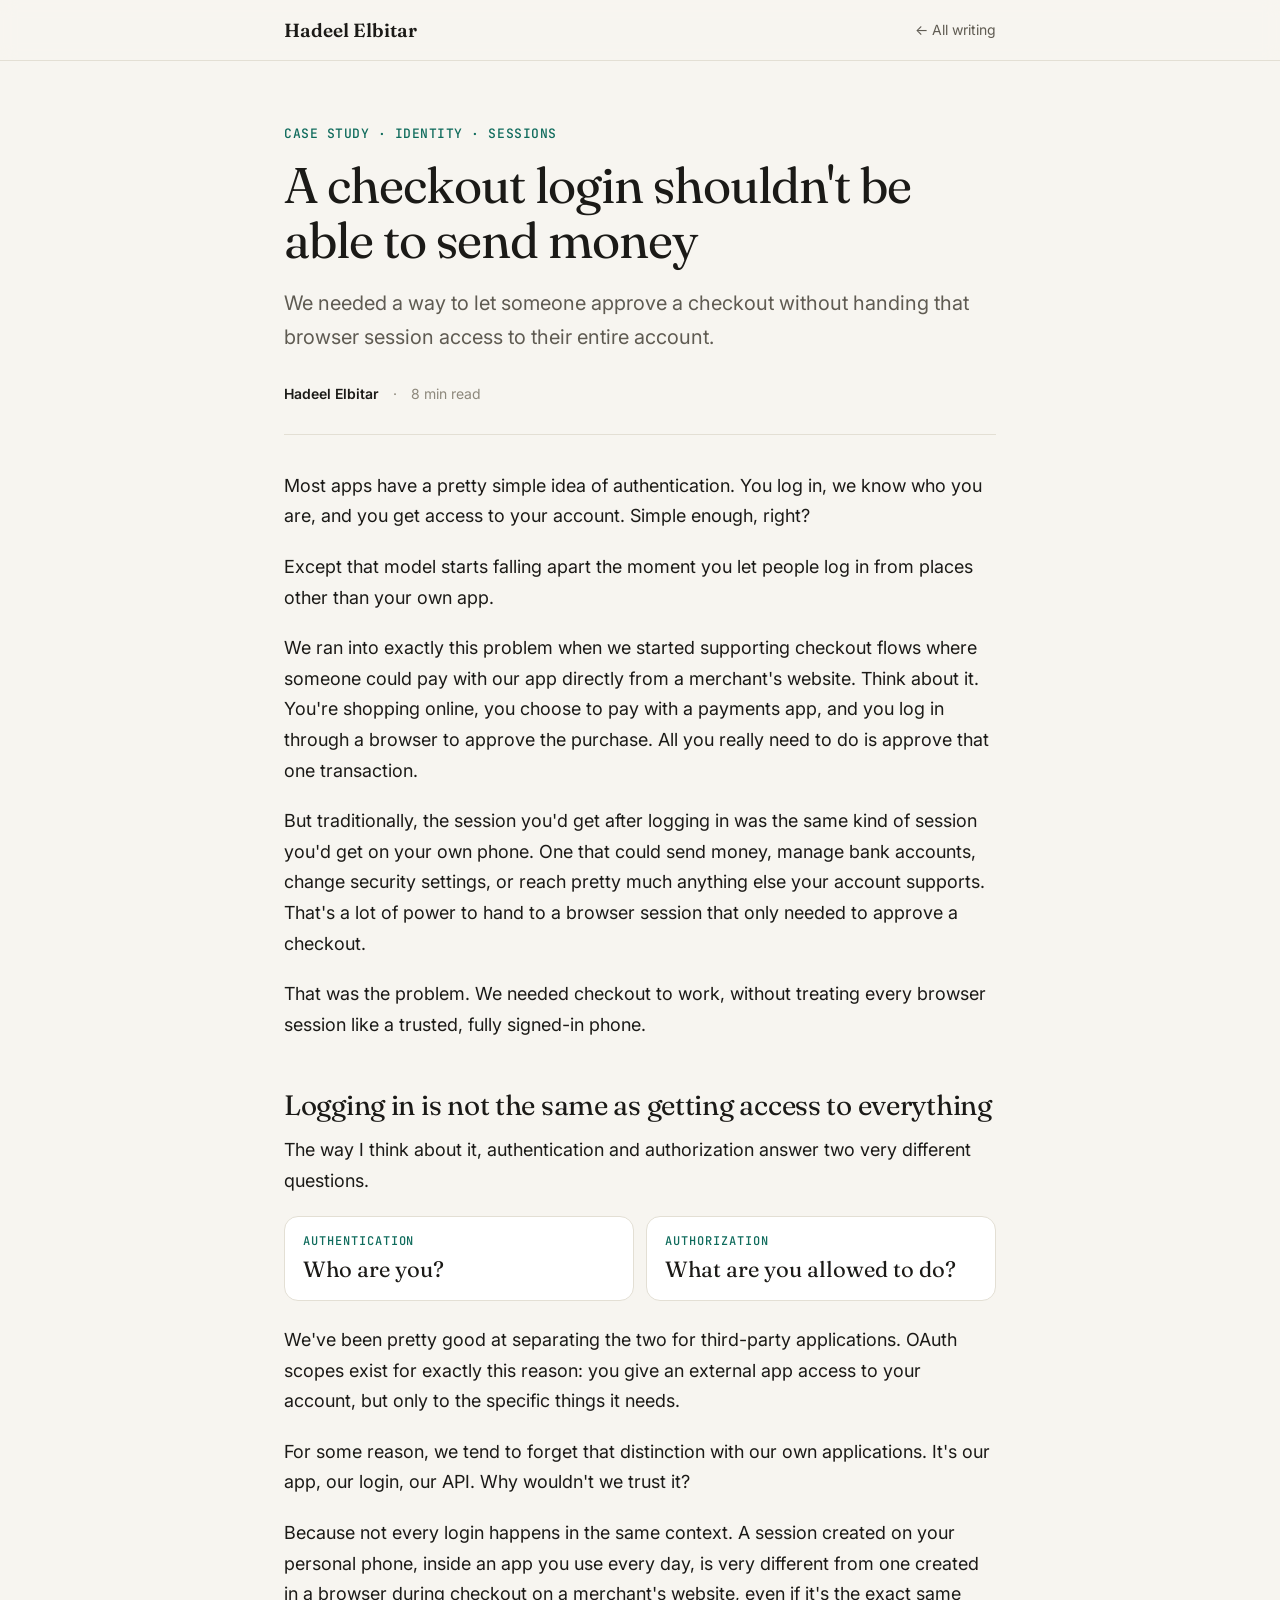
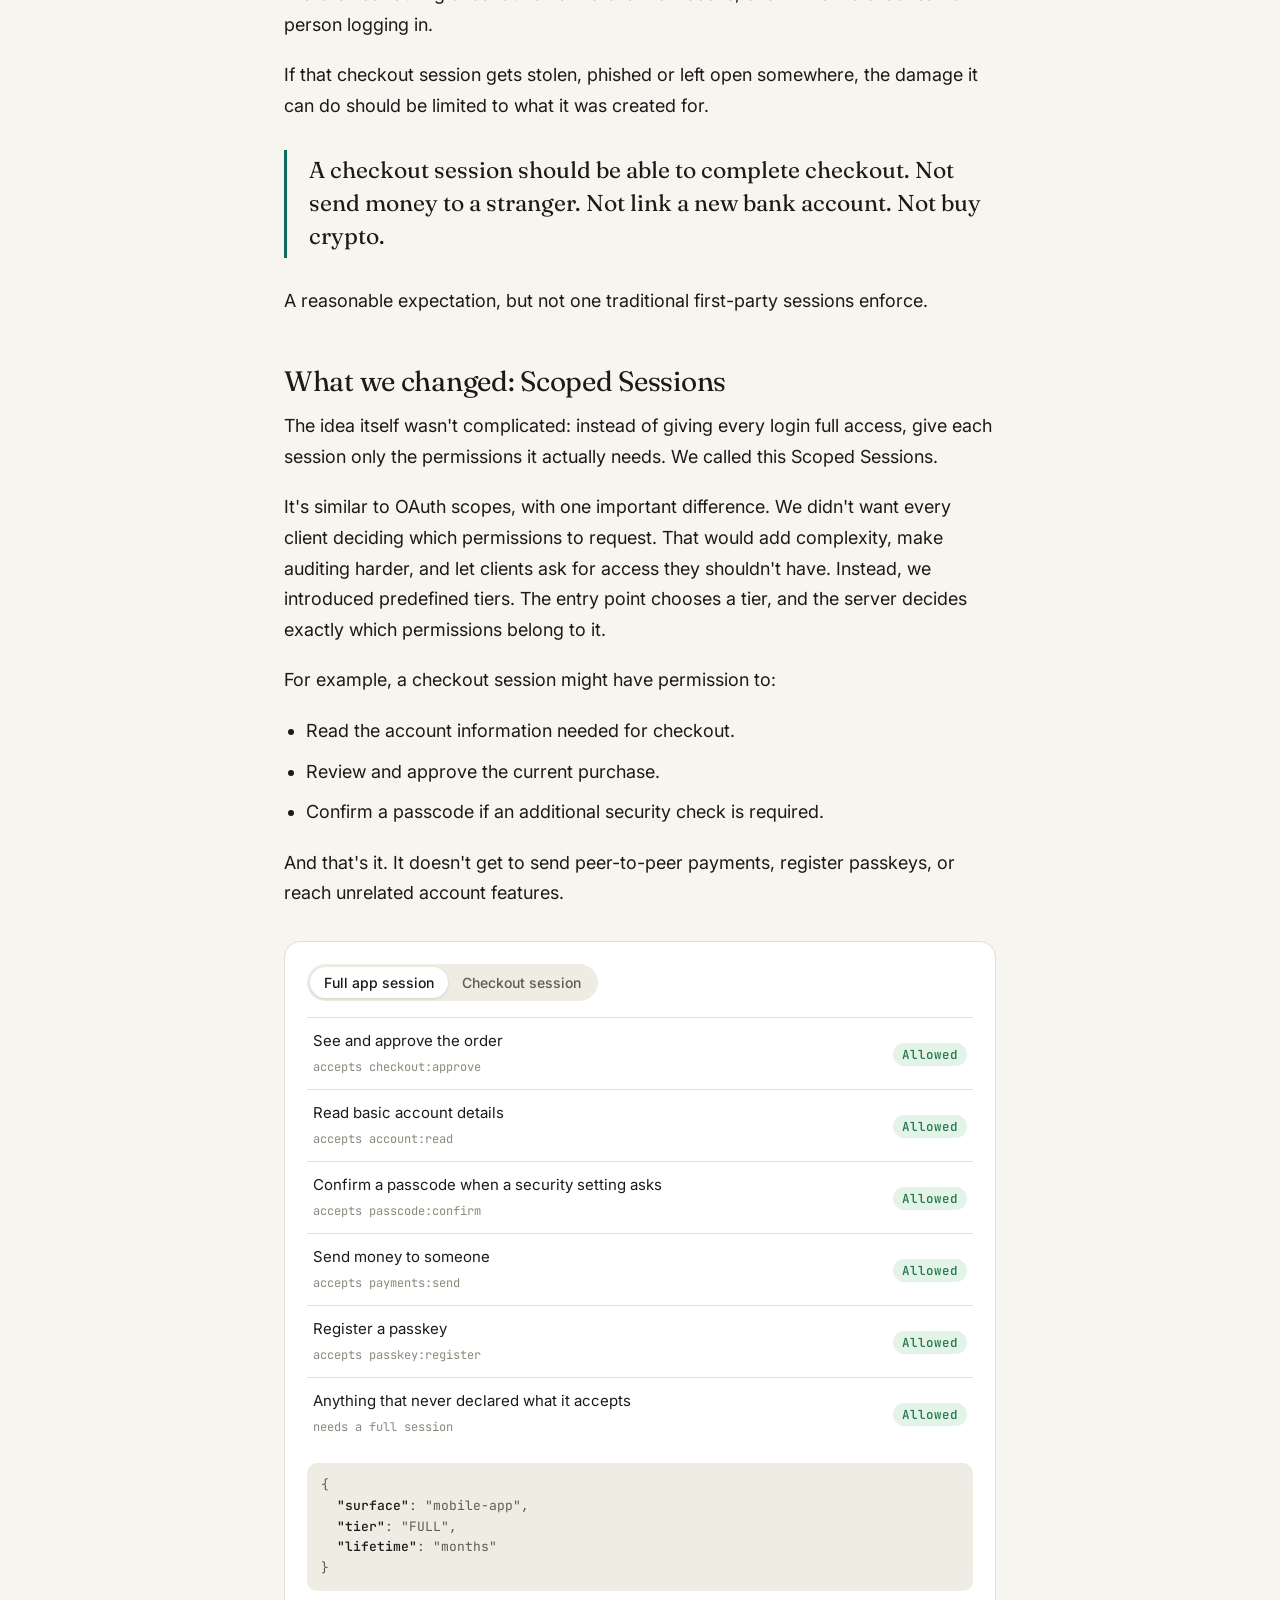
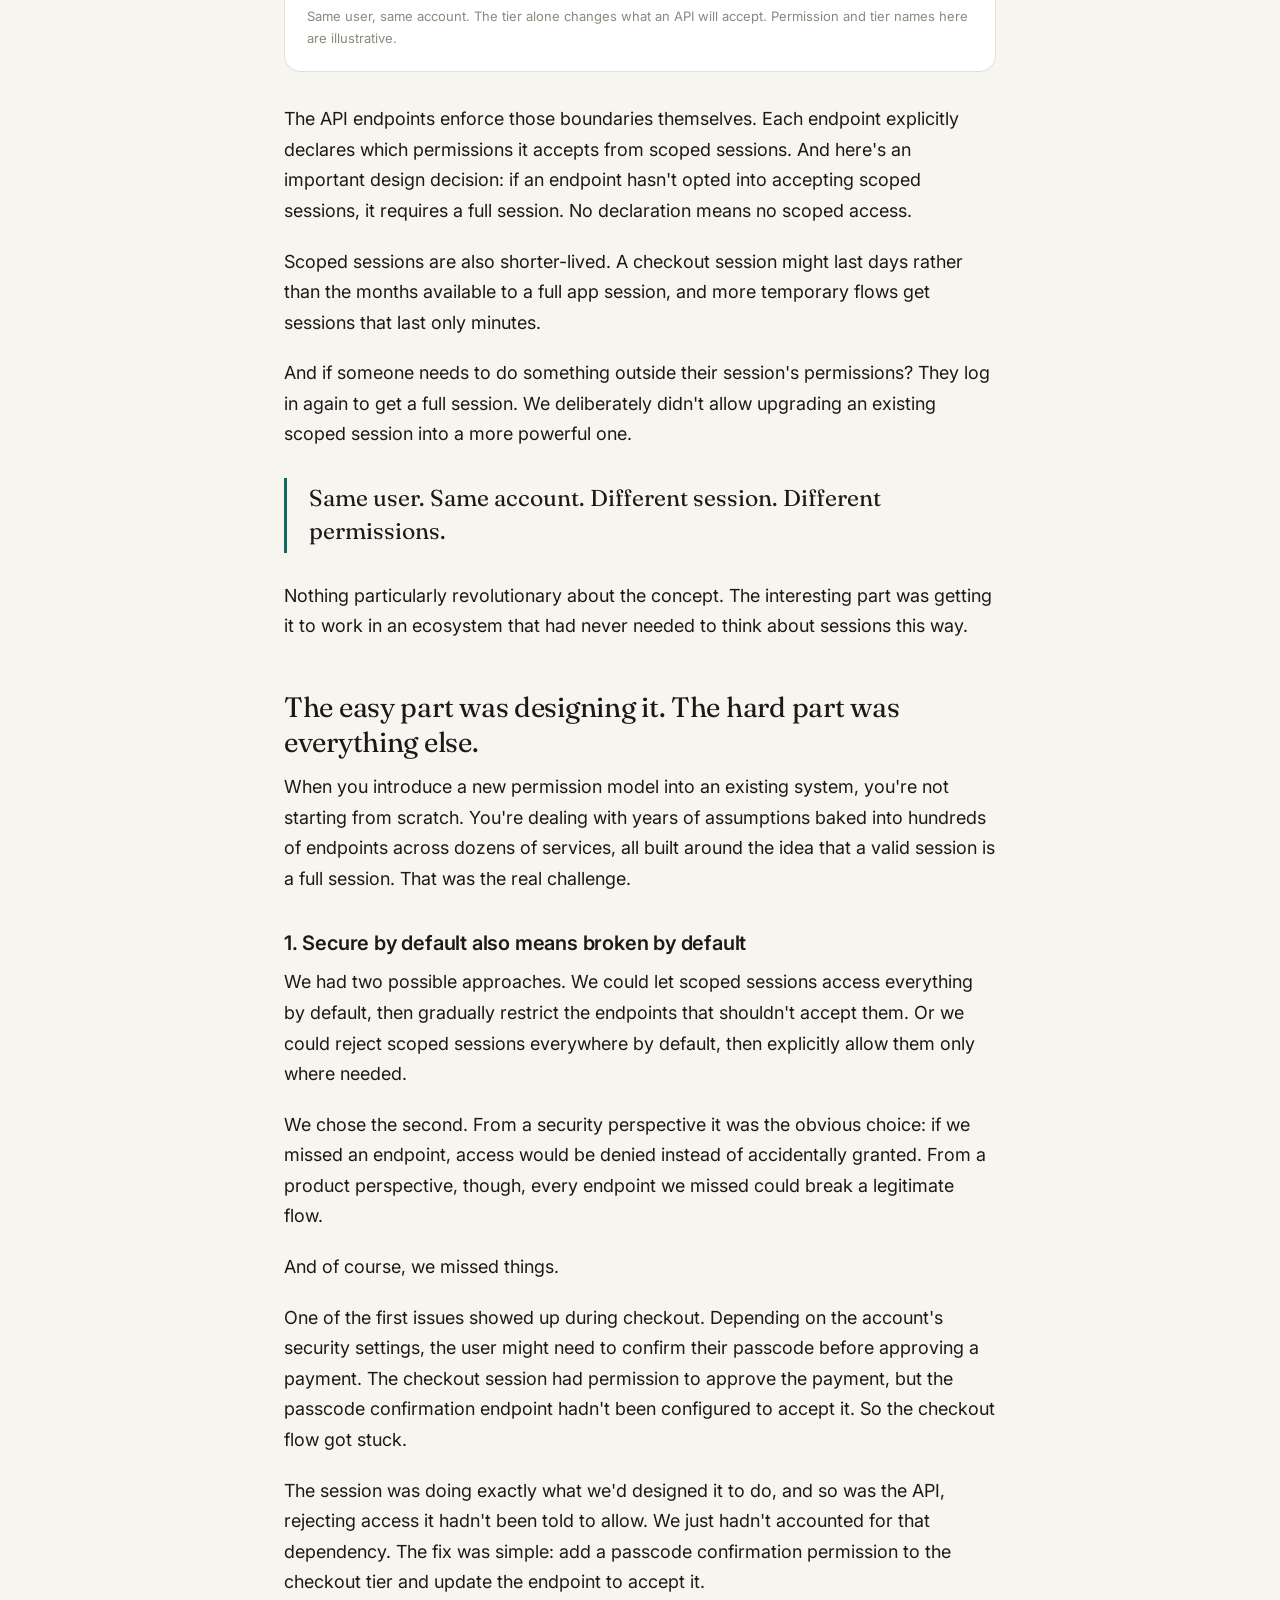
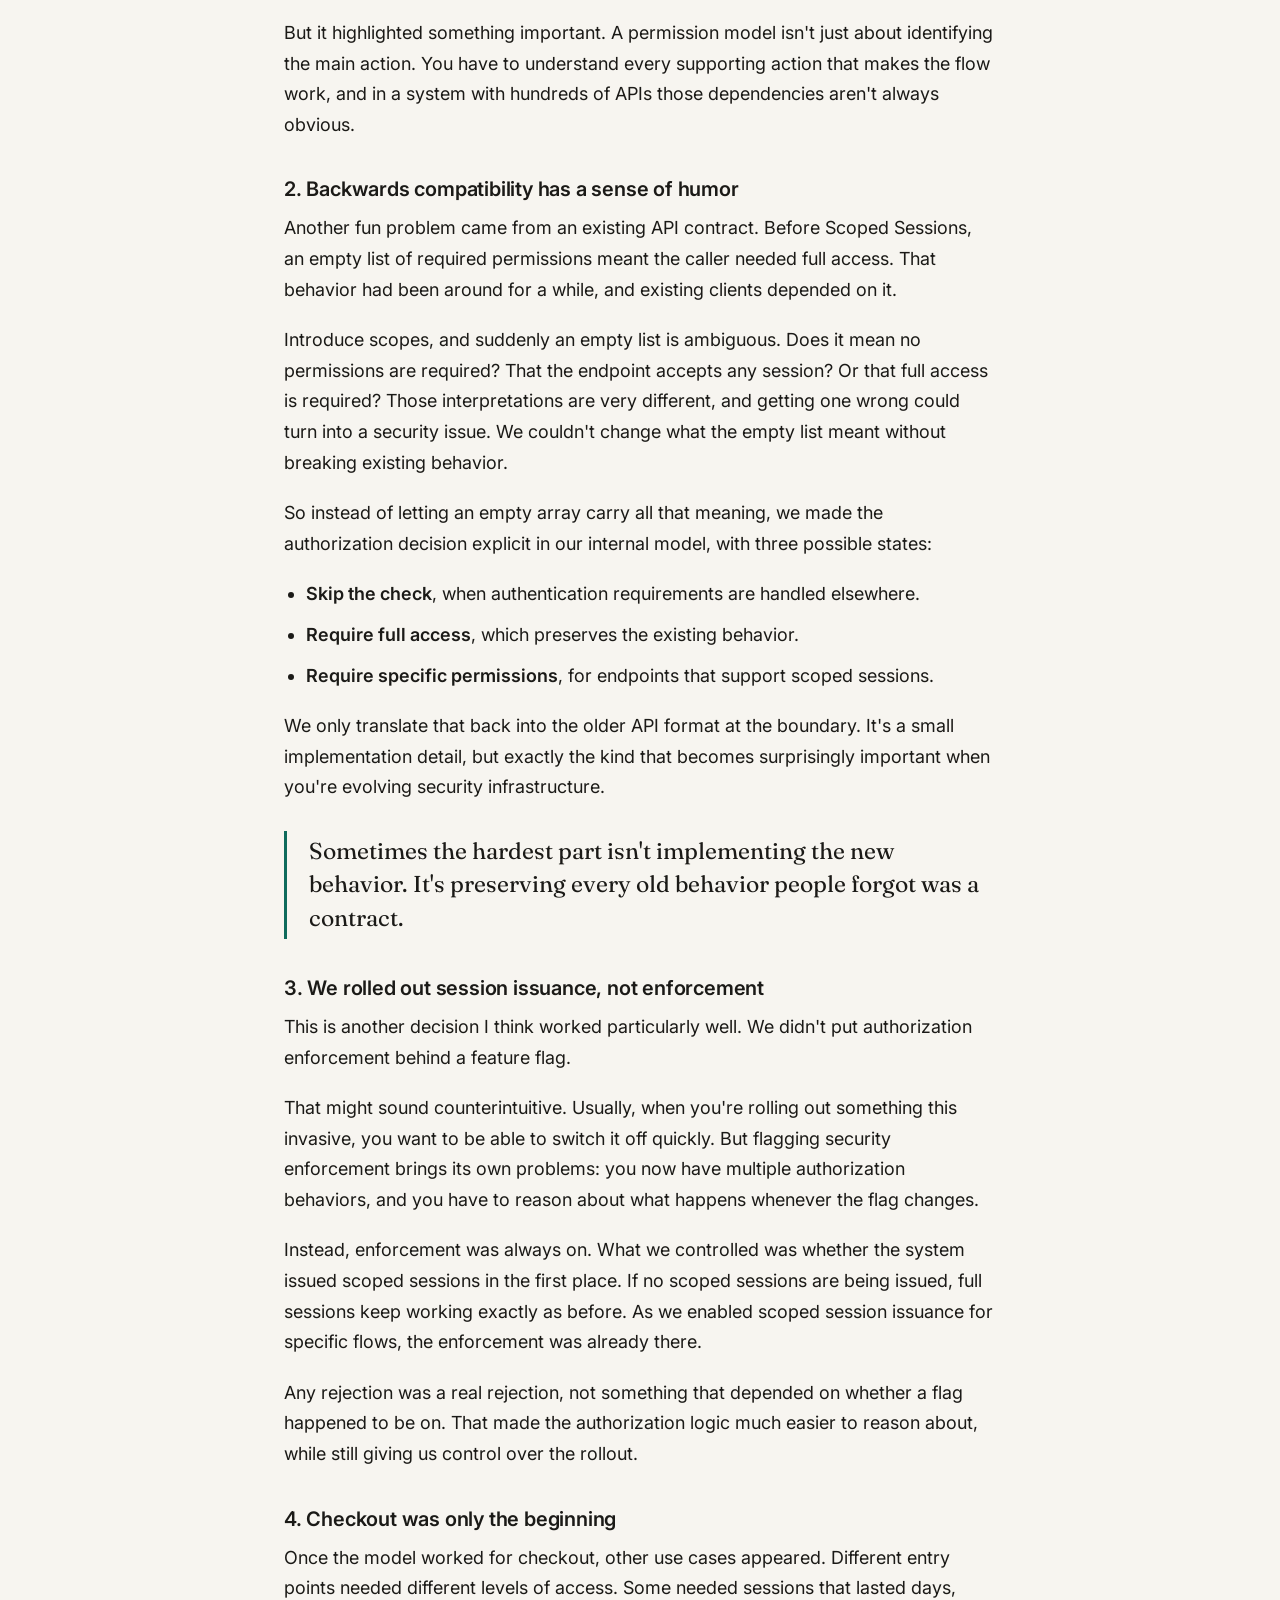
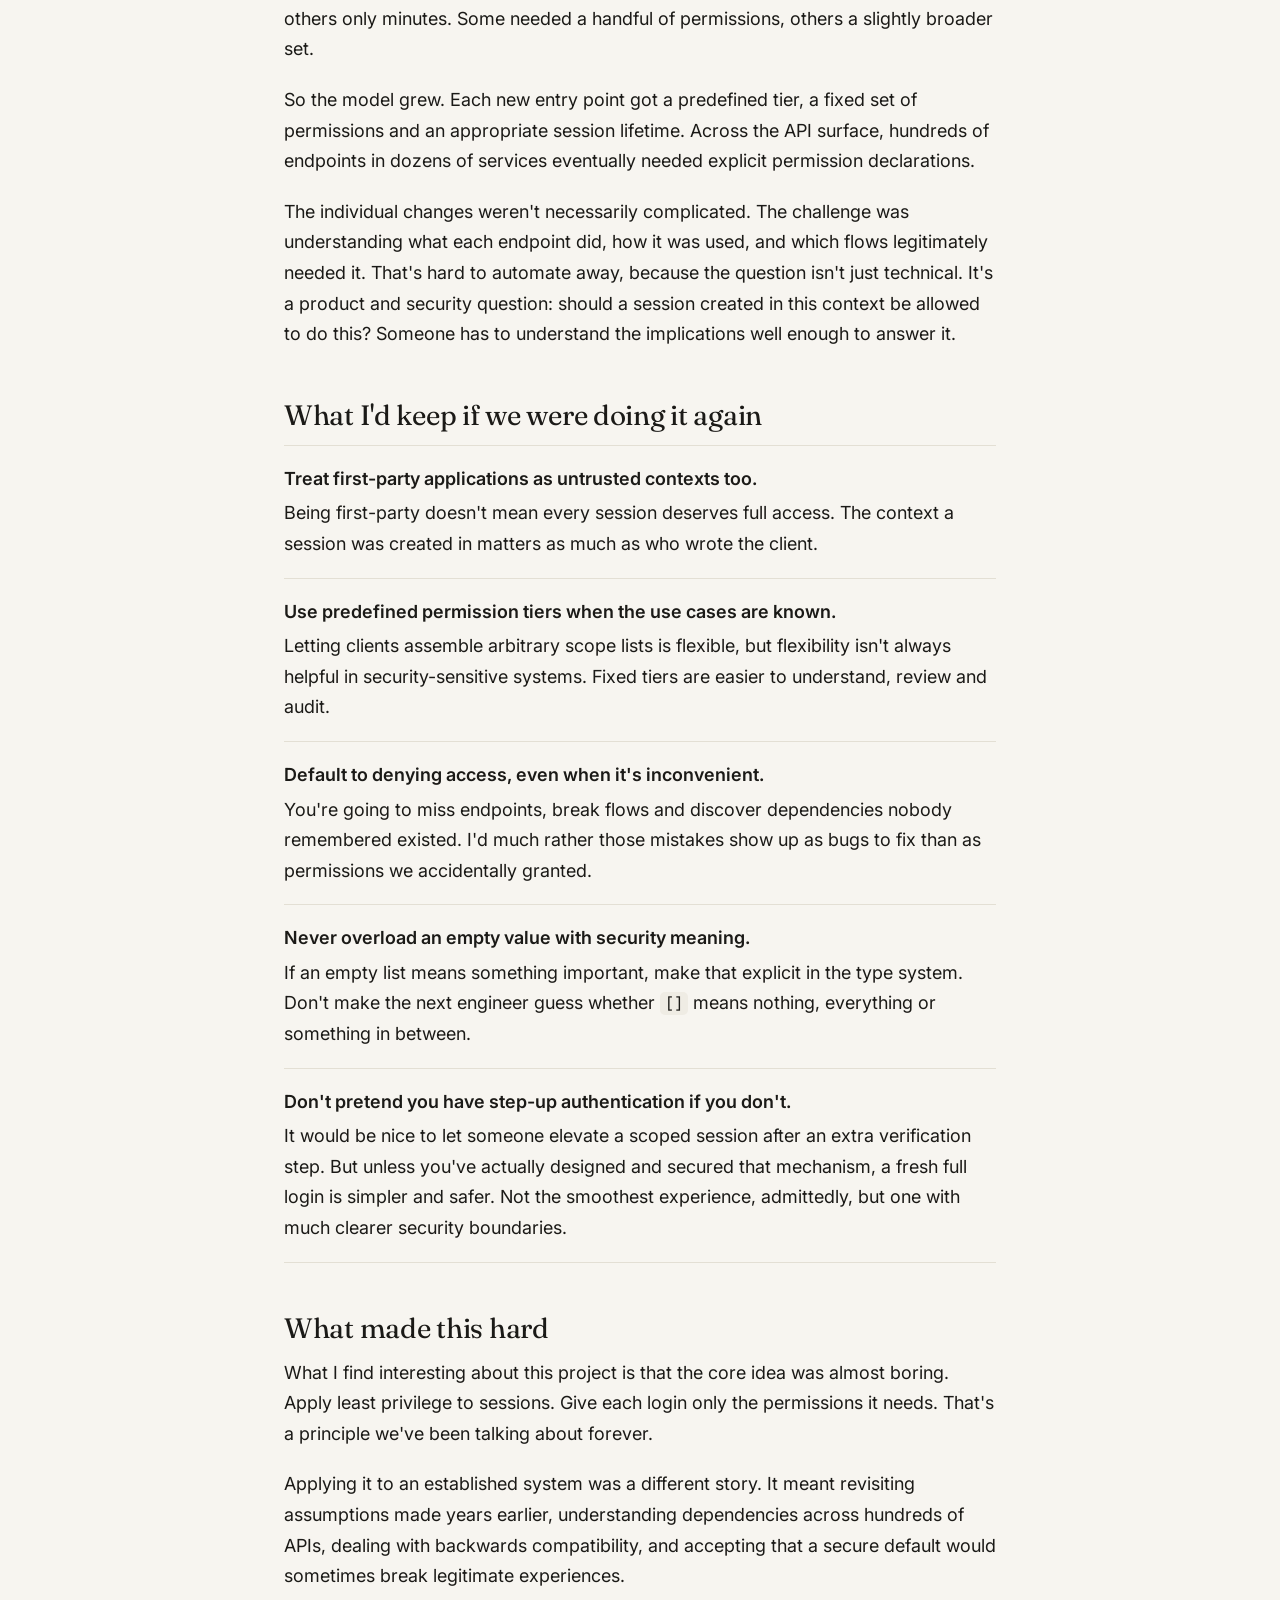
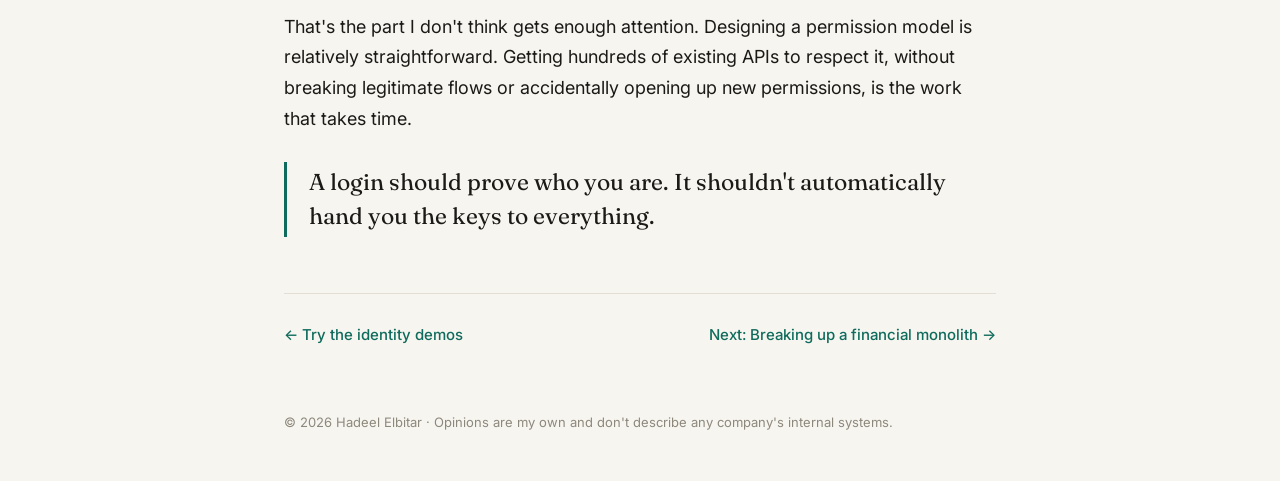
<file: writing/scoped-sessions.html>
<!doctype html>
<html lang="en">
<head>
<meta charset="utf-8">
<meta name="viewport" content="width=device-width, initial-scale=1">
<title>A checkout login shouldn't be able to send money · Hadeel Elbitar</title>
<meta name="description" content="Why I worked on scoped sessions at Cash App: a checkout login should approve a purchase, not give a browser permission to do everything in your account.">
<meta property="og:type" content="article">
<meta property="og:title" content="A checkout login shouldn't be able to send money">
<meta property="og:description" content="A checkout login should approve a purchase, not give a browser permission to send money. How we approached scoped sessions and the hundreds of APIs involved.">
<meta property="og:url" content="https://hadeelelbitar.com/writing/scoped-sessions.html">
<meta property="og:image" content="https://hadeelelbitar.com/assets/og.png">
<meta property="og:image:width" content="1200">
<meta property="og:image:height" content="630">
<meta property="og:image:alt" content="Hadeel Elbitar writes about identity, authorization, and the engineering behind secure checkout sessions.">
<meta name="twitter:card" content="summary_large_image">
<link rel="icon" href="data:image/svg+xml,%3Csvg xmlns='http://www.w3.org/2000/svg' viewBox='0 0 64 64'%3E%3Crect width='64' height='64' rx='14' fill='%230f6b5c'/%3E%3Ctext x='32' y='43' font-family='Georgia,serif' font-size='30' fill='white' text-anchor='middle'%3EHE%3C/text%3E%3C/svg%3E">
<link rel="preconnect" href="https://fonts.googleapis.com">
<link rel="preconnect" href="https://fonts.gstatic.com" crossorigin>
<link href="https://fonts.googleapis.com/css2?family=Fraunces:opsz,wght@9..144,400;9..144,600&family=Inter:wght@400;500;600&family=JetBrains+Mono:wght@400;500&display=swap" rel="stylesheet">
<link rel="stylesheet" href="article.css?v=3">
<script data-goatcounter="https://hadeelelbitar.goatcounter.com/count" async src="https://gc.zgo.at/count.js"></script>
</head>
<body>
<header class="nav"><div><a class="mark" href="../">Hadeel Elbitar</a><a class="back" href="../#writing">← All writing</a></div></header>

<article>
  <p class="kicker">CASE STUDY · IDENTITY · SESSIONS</p>
  <h1>A checkout login shouldn't be able to send money</h1>
  <p class="dek">We needed a way to let someone approve a checkout without handing that browser session access to their entire account.</p>
  <div class="byline"><span><b>Hadeel Elbitar</b></span><span>·</span><span>8 min read</span></div>

  <p>
    Most apps have a pretty simple idea of authentication. You log in, we know who you are, and you get access to your
    account. Simple enough, right?
  </p>
  <p>
    Except that model starts falling apart the moment you let people log in from places other than your own app.
  </p>
  <p>
    We ran into exactly this problem when we started supporting checkout flows where someone could pay with our app
    directly from a merchant's website. Think about it. You're shopping online, you choose to pay with a payments app,
    and you log in through a browser to approve the purchase. All you really need to do is approve that one transaction.
  </p>
  <p>
    But traditionally, the session you'd get after logging in was the same kind of session you'd get on your own phone.
    One that could send money, manage bank accounts, change security settings, or reach pretty much anything else your
    account supports. That's a lot of power to hand to a browser session that only needed to approve a checkout.
  </p>
  <p>That was the problem. We needed checkout to work, without treating every browser session like a trusted, fully signed-in phone.</p>

  <h2>Logging in is not the same as getting access to everything</h2>
  <p>The way I think about it, authentication and authorization answer two very different questions.</p>
  <div class="pair">
    <div><span>Authentication</span>Who are you?</div>
    <div><span>Authorization</span>What are you allowed to do?</div>
  </div>
  <p>
    We've been pretty good at separating the two for third-party applications. OAuth scopes exist for exactly this
    reason: you give an external app access to your account, but only to the specific things it needs.
  </p>
  <p>
    For some reason, we tend to forget that distinction with our own applications. It's our app, our login, our API.
    Why wouldn't we trust it?
  </p>
  <p>
    Because not every login happens in the same context. A session created on your personal phone, inside an app you
    use every day, is very different from one created in a browser during checkout on a merchant's website, even if
    it's the exact same person logging in.
  </p>
  <p>
    If that checkout session gets stolen, phished or left open somewhere, the damage it can do should be limited to
    what it was created for.
  </p>
  <blockquote>A checkout session should be able to complete checkout. Not send money to a stranger. Not link a new bank account. Not buy crypto.</blockquote>
  <p>A reasonable expectation, but not one traditional first-party sessions enforce.</p>

  <h2>What we changed: Scoped Sessions</h2>
  <p>
    The idea itself wasn't complicated: instead of giving every login full access, give each session only the permissions it
    actually needs. We called this Scoped Sessions.
  </p>
  <p>
    It's similar to OAuth scopes, with one important difference. We didn't want every client deciding which
    permissions to request. That would add complexity, make auditing harder, and let clients ask for access they
    shouldn't have. Instead, we introduced predefined tiers. The entry point chooses a tier, and the server decides
    exactly which permissions belong to it.
  </p>
  <p>For example, a checkout session might have permission to:</p>
  <ul>
    <li>Read the account information needed for checkout.</li>
    <li>Review and approve the current purchase.</li>
    <li>Confirm a passcode if an additional security check is required.</li>
  </ul>
  <p>
    And that's it. It doesn't get to send peer-to-peer payments, register passkeys, or reach unrelated account
    features.
  </p>

  <div class="fig" id="cmp">
    <div class="seg" role="group" aria-label="Session type">
      <button aria-pressed="true" data-s="app">Full app session</button>
      <button aria-pressed="false" data-s="checkout">Checkout session</button>
    </div>
    <table class="acts" id="acts"></table>
    <div class="mono" id="tok"></div>
    <div class="cap">Same user, same account. The tier alone changes what an API will accept. Permission and tier names here are illustrative.</div>
  </div>

  <p>
    The API endpoints enforce those boundaries themselves. Each endpoint explicitly declares which permissions it
    accepts from scoped sessions. And here's an important design decision: if an endpoint hasn't opted into accepting
    scoped sessions, it requires a full session. No declaration means no scoped access.
  </p>
  <p>
    Scoped sessions are also shorter-lived. A checkout session might last days rather than the months available to a
    full app session, and more temporary flows get sessions that last only minutes.
  </p>
  <p>
    And if someone needs to do something outside their session's permissions? They log in again to get a full session.
    We deliberately didn't allow upgrading an existing scoped session into a more powerful one.
  </p>
  <blockquote>Same user. Same account. Different session. Different permissions.</blockquote>
  <p>
    Nothing particularly revolutionary about the concept. The interesting part was getting it to work in an ecosystem
    that had never needed to think about sessions this way.
  </p>

  <h2>The easy part was designing it. The hard part was everything else.</h2>
  <p>
    When you introduce a new permission model into an existing system, you're not starting from scratch. You're dealing
    with years of assumptions baked into hundreds of endpoints across dozens of services, all built around the idea that
    a valid session is a full session. That was the real challenge.
  </p>

  <h3>1. Secure by default also means broken by default</h3>
  <p>
    We had two possible approaches. We could let scoped sessions access everything by default, then gradually restrict
    the endpoints that shouldn't accept them. Or we could reject scoped sessions everywhere by default, then explicitly
    allow them only where needed.
  </p>
  <p>
    We chose the second. From a security perspective it was the obvious choice: if we missed an endpoint, access would
    be denied instead of accidentally granted. From a product perspective, though, every endpoint we missed could break
    a legitimate flow.
  </p>
  <p>And of course, we missed things.</p>
  <p>
    One of the first issues showed up during checkout. Depending on the account's security settings, the user might
    need to confirm their passcode before approving a payment. The checkout session had permission to approve the
    payment, but the passcode confirmation endpoint hadn't been configured to accept it. So the checkout flow got stuck.
  </p>
  <p>
    The session was doing exactly what we'd designed it to do, and so was the API, rejecting access it hadn't been told
    to allow. We just hadn't accounted for that dependency. The fix was simple: add a passcode confirmation permission
    to the checkout tier and update the endpoint to accept it.
  </p>
  <p>
    But it highlighted something important. A permission model isn't just about identifying the main action. You have
    to understand every supporting action that makes the flow work, and in a system with hundreds of APIs those
    dependencies aren't always obvious.
  </p>

  <h3>2. Backwards compatibility has a sense of humor</h3>
  <p>
    Another fun problem came from an existing API contract. Before Scoped Sessions, an empty list of required
    permissions meant the caller needed full access. That behavior had been around for a while, and existing clients
    depended on it.
  </p>
  <p>
    Introduce scopes, and suddenly an empty list is ambiguous. Does it mean no permissions are required? That the
    endpoint accepts any session? Or that full access is required? Those interpretations are very different, and
    getting one wrong could turn into a security issue. We couldn't change what the empty list meant without breaking
    existing behavior.
  </p>
  <p>
    So instead of letting an empty array carry all that meaning, we made the authorization decision explicit in our
    internal model, with three possible states:
  </p>
  <ul>
    <li><strong>Skip the check</strong>, when authentication requirements are handled elsewhere.</li>
    <li><strong>Require full access</strong>, which preserves the existing behavior.</li>
    <li><strong>Require specific permissions</strong>, for endpoints that support scoped sessions.</li>
  </ul>
  <p>
    We only translate that back into the older API format at the boundary. It's a small implementation detail, but
    exactly the kind that becomes surprisingly important when you're evolving security infrastructure.
  </p>
  <blockquote>Sometimes the hardest part isn't implementing the new behavior. It's preserving every old behavior people forgot was a contract.</blockquote>

  <h3>3. We rolled out session issuance, not enforcement</h3>
  <p>
    This is another decision I think worked particularly well. We didn't put authorization enforcement behind a
    feature flag.
  </p>
  <p>
    That might sound counterintuitive. Usually, when you're rolling out something this invasive, you want to be able to
    switch it off quickly. But flagging security enforcement brings its own problems: you now have multiple
    authorization behaviors, and you have to reason about what happens whenever the flag changes.
  </p>
  <p>
    Instead, enforcement was always on. What we controlled was whether the system issued scoped sessions in the first
    place. If no scoped sessions are being issued, full sessions keep working exactly as before. As we enabled scoped
    session issuance for specific flows, the enforcement was already there.
  </p>
  <p>
    Any rejection was a real rejection, not something that depended on whether a flag happened to be on. That made the
    authorization logic much easier to reason about, while still giving us control over the rollout.
  </p>

  <h3>4. Checkout was only the beginning</h3>
  <p>
    Once the model worked for checkout, other use cases appeared. Different entry points needed different levels of
    access. Some needed sessions that lasted days, others only minutes. Some needed a handful of permissions, others a
    slightly broader set.
  </p>
  <p>
    So the model grew. Each new entry point got a predefined tier, a fixed set of permissions and an appropriate
    session lifetime. Across the API surface, hundreds of endpoints in dozens of services eventually needed explicit
    permission declarations.
  </p>
  <p>
    The individual changes weren't necessarily complicated. The challenge was understanding what each endpoint did,
    how it was used, and which flows legitimately needed it. That's hard to automate away, because the question isn't
    just technical. It's a product and security question: should a session created in this context be allowed to do
    this? Someone has to understand the implications well enough to answer it.
  </p>

  <h2>What I'd keep if we were doing it again</h2>
  <ul class="takeaways">
    <li><strong>Treat first-party applications as untrusted contexts too.</strong> Being first-party doesn't mean every session deserves full access. The context a session was created in matters as much as who wrote the client.</li>
    <li><strong>Use predefined permission tiers when the use cases are known.</strong> Letting clients assemble arbitrary scope lists is flexible, but flexibility isn't always helpful in security-sensitive systems. Fixed tiers are easier to understand, review and audit.</li>
    <li><strong>Default to denying access, even when it's inconvenient.</strong> You're going to miss endpoints, break flows and discover dependencies nobody remembered existed. I'd much rather those mistakes show up as bugs to fix than as permissions we accidentally granted.</li>
    <li><strong>Never overload an empty value with security meaning.</strong> If an empty list means something important, make that explicit in the type system. Don't make the next engineer guess whether <code>[]</code> means nothing, everything or something in between.</li>
    <li><strong>Don't pretend you have step-up authentication if you don't.</strong> It would be nice to let someone elevate a scoped session after an extra verification step. But unless you've actually designed and secured that mechanism, a fresh full login is simpler and safer. Not the smoothest experience, admittedly, but one with much clearer security boundaries.</li>
  </ul>

  <h2>What made this hard</h2>
  <p>
    What I find interesting about this project is that the core idea was almost boring. Apply least privilege to
    sessions. Give each login only the permissions it needs. That's a principle we've been talking about forever.
  </p>
  <p>
    Applying it to an established system was a different story. It meant revisiting assumptions made years earlier,
    understanding dependencies across hundreds of APIs, dealing with backwards compatibility, and accepting that a
    secure default would sometimes break legitimate experiences.
  </p>
  <p>
    That's the part I don't think gets enough attention. Designing a permission model is relatively straightforward.
    Getting hundreds of existing APIs to respect it, without breaking legitimate flows or accidentally opening up
    new permissions, is the work that takes time.
  </p>
  <blockquote>A login should prove who you are. It shouldn't automatically hand you the keys to everything.</blockquote>

  <div class="next">
    <a href="../#products">← Try the identity demos</a>
    <a href="monolith.html">Next: Breaking up a financial monolith →</a>
  </div>
</article>
<footer>© 2026 Hadeel Elbitar · Opinions are my own and don't describe any company's internal systems.</footer>

<script>
(() => {
  const acts = [
    ["See and approve the order", "checkout:approve", "allow", "allow"],
    ["Read basic account details", "account:read", "allow", "allow"],
    ["Confirm a passcode when a security setting asks", "passcode:confirm", "allow", "allow"],
    ["Send money to someone", "payments:send", "allow", "deny"],
    ["Register a passkey", "passkey:register", "allow", "deny"],
    ["Anything that never declared what it accepts", "full session", "allow", "deny"],
  ];
  const label = { allow: "Allowed", deny: "Rejected" };
  const tok = {
    app: `{\n  <b>"surface"</b>: "mobile-app",\n  <b>"tier"</b>: "FULL",\n  <b>"lifetime"</b>: "months"\n}`,
    checkout: `{\n  <b>"surface"</b>: "web:merchant-checkout",\n  <b>"tier"</b>: "CHECKOUT",\n  <b>"permissions"</b>: ["checkout:approve", "account:read", "passcode:confirm"],\n  <b>"lifetime"</b>: "days"\n}`,
  };
  const t = document.getElementById("acts"), m = document.getElementById("tok");
  function show(s) {
    document.querySelectorAll("#cmp .seg button").forEach(b => b.setAttribute("aria-pressed", b.dataset.s === s));
    t.innerHTML = acts.map(([a, sc, app, co]) => { const r = s === "app" ? app : co; return `<tr><td>${a}<br><span style="font:12px var(--mono);color:var(--faint)">${sc === "full session" ? "needs a full session" : `accepts ${sc}`}</span></td><td><span class="pill ${r}">${label[r]}</span></td></tr>`; }).join("");
    m.innerHTML = tok[s];
  }
  document.querySelector("#cmp .seg").addEventListener("click", e => { const b = e.target.closest("button"); if (b) show(b.dataset.s); });
  show("app");
})();
</script>
</body>
</html>
</file>
<file: writing/article.css>
:root {
  --bg: #f7f5f0; --surface: #ffffff; --well: #efece4; --ink: #1b1a17; --muted: #5f5b52; --faint: #8d887c;
  --line: #e3dfd4; --accent: #0f6b5c; --accent-soft: #e1efe9; --ok: #1f7a46; --ok-soft: #e3f3e8; --bad: #b3261e; --bad-soft: #fbe6e3; --warn: #8a5a00; --warn-soft: #f6ecd2;
  --serif: "Fraunces", Georgia, serif; --sans: "Inter", system-ui, -apple-system, sans-serif; --mono: "JetBrains Mono", ui-monospace, monospace;
}
@media (prefers-color-scheme: dark) {
  :root:not([data-theme="light"]) {
    --bg: #12130f; --surface: #1a1b17; --well: #22231e; --ink: #ecebe5; --muted: #a9a698; --faint: #7a776b;
    --line: #2c2d27; --accent: #5cc6ab; --accent-soft: #1c2d27; --ok: #5cc68a; --ok-soft: #18291f; --bad: #f2867c; --bad-soft: #2e1a18; --warn: #e3b55a; --warn-soft: #2b2416;
  }
}
:root[data-theme="dark"] {
  --bg: #12130f; --surface: #1a1b17; --well: #22231e; --ink: #ecebe5; --muted: #a9a698; --faint: #7a776b;
  --line: #2c2d27; --accent: #5cc6ab; --accent-soft: #1c2d27; --ok: #5cc68a; --ok-soft: #18291f; --bad: #f2867c; --bad-soft: #2e1a18; --warn: #e3b55a; --warn-soft: #2b2416;
}
* { box-sizing: border-box; }
body { margin: 0; background: var(--bg); color: var(--ink); font: 18px/1.7 var(--sans); -webkit-font-smoothing: antialiased; }
a { color: var(--accent); }
header.nav { position: sticky; top: 0; z-index: 5; background: color-mix(in srgb, var(--bg) 88%, transparent); backdrop-filter: blur(8px); border-bottom: 1px solid var(--line); }
header.nav div { max-width: 760px; margin: 0 auto; padding: 0 24px; height: 60px; display: flex; align-items: center; justify-content: space-between; }
header.nav a { color: var(--ink); text-decoration: none; }
header.nav .mark { font: 600 19px var(--serif); }
header.nav .back { font-size: 14px; color: var(--muted); }
article { max-width: 760px; margin: 0 auto; padding: 64px 24px 40px; }
.kicker { font: 500 13px var(--mono); color: var(--accent); letter-spacing: .04em; margin: 0 0 16px; }
h1 { font: 400 clamp(34px, 5vw, 50px)/1.1 var(--serif); letter-spacing: -.02em; margin: 0 0 18px; }
.dek { font-size: 20px; color: var(--muted); margin: 0 0 28px; }
.byline { display: flex; gap: 14px; align-items: center; font-size: 14px; color: var(--faint); padding-bottom: 28px; border-bottom: 1px solid var(--line); margin-bottom: 36px; }
.byline b { color: var(--ink); font-weight: 600; }
h2 { font: 400 28px/1.25 var(--serif); margin: 48px 0 12px; letter-spacing: -.01em; }
p { margin: 0 0 20px; }
h3 { font: 600 20px/1.35 var(--sans); margin: 36px 0 10px; letter-spacing: -.01em; }
code { font: .85em var(--mono); background: var(--well); border-radius: 5px; padding: 1px 5px; }
.pair { display: grid; grid-template-columns: 1fr 1fr; gap: 12px; margin: 8px 0 24px; }
.pair div { background: var(--surface); border: 1px solid var(--line); border-radius: 14px; padding: 16px 18px; font: 400 22px/1.3 var(--serif); }
.pair span { display: block; font: 500 12px var(--mono); text-transform: uppercase; letter-spacing: .08em; color: var(--accent); margin-bottom: 6px; }
ul, ol { padding-left: 22px; margin: 0 0 20px; }
li { margin-bottom: 10px; }
ul.takeaways { list-style: none; padding: 0; margin: 8px 0 20px; border-bottom: 1px solid var(--line); }
ul.takeaways li { margin: 0; padding: 18px 0; border-top: 1px solid var(--line); }
ul.takeaways strong { display: block; font-size: 18px; margin-bottom: 4px; }
strong { font-weight: 600; }
blockquote { margin: 28px 0; padding: 4px 0 4px 22px; border-left: 3px solid var(--accent); font: 400 23px/1.45 var(--serif); color: var(--ink); }
.tldr { background: var(--surface); border: 1px solid var(--line); border-radius: 14px; padding: 20px 24px; margin: 0 0 36px; font-size: 16px; }
.tldr h3 { font: 500 12px var(--mono); text-transform: uppercase; letter-spacing: .08em; color: var(--faint); margin: 0 0 8px; }
.tldr ul { margin: 0; }
.fig { background: var(--surface); border: 1px solid var(--line); border-radius: 16px; padding: 22px; margin: 32px 0; font-size: 15px; }
.fig .cap { font-size: 13px; color: var(--faint); margin-top: 14px; }
.seg { display: inline-flex; background: var(--well); border-radius: 999px; padding: 3px; margin-bottom: 16px; flex-wrap: wrap; }
.seg button { border: 0; background: none; border-radius: 999px; padding: 7px 14px; font: 500 14px var(--sans); color: var(--muted); cursor: pointer; }
.seg button[aria-pressed="true"] { background: var(--surface); color: var(--ink); box-shadow: 0 1px 3px rgba(0,0,0,.12); }
table.acts { width: 100%; border-collapse: collapse; }
table.acts td { padding: 10px 6px; border-top: 1px solid var(--line); vertical-align: middle; }
table.acts td:last-child { text-align: right; white-space: nowrap; }
.pill { display: inline-block; font: 500 12.5px var(--mono); padding: 3px 9px; border-radius: 999px; transition: background .2s, color .2s; }
.pill.allow { background: var(--ok-soft); color: var(--ok); }
.pill.deny { background: var(--bad-soft); color: var(--bad); }
.pill.step { background: var(--warn-soft); color: var(--warn); }
.mono { font: 13px/1.6 var(--mono); background: var(--well); border-radius: 10px; padding: 12px 14px; margin-top: 14px; color: var(--muted); overflow-x: auto; white-space: pre; }
.mono b { color: var(--ink); font-weight: 500; }
.ctrl { display: flex; align-items: center; gap: 10px; margin-top: 14px; }
.ctrl button { border: 1px solid var(--line); background: var(--surface); color: var(--ink); border-radius: 8px; padding: 6px 14px; font: 500 14px var(--sans); cursor: pointer; }
.ctrl button:disabled { opacity: .4; cursor: default; }
.ctrl span { font: 13px var(--mono); color: var(--faint); }
.phase-title { font-weight: 600; margin: 12px 0 2px; }
.phase-desc { color: var(--muted); font-size: 15px; margin: 0; min-height: 3.2em; }
svg text { font-family: var(--sans); }
.next { margin-top: 56px; padding-top: 28px; border-top: 1px solid var(--line); display: flex; justify-content: space-between; gap: 16px; flex-wrap: wrap; font-size: 15px; }
.next a { text-decoration: none; font-weight: 500; }
footer { max-width: 760px; margin: 0 auto; padding: 24px 24px 48px; font-size: 13px; color: var(--faint); }
@media (max-width: 640px) { body { font-size: 17px; } article { padding: 40px 16px 32px; } header.nav div { padding: 0 16px; } .fig { padding: 16px; } blockquote { font-size: 20px; } .pair { grid-template-columns: 1fr; } }
@media (prefers-reduced-motion: reduce) { * { transition: none !important; } }
</file>
